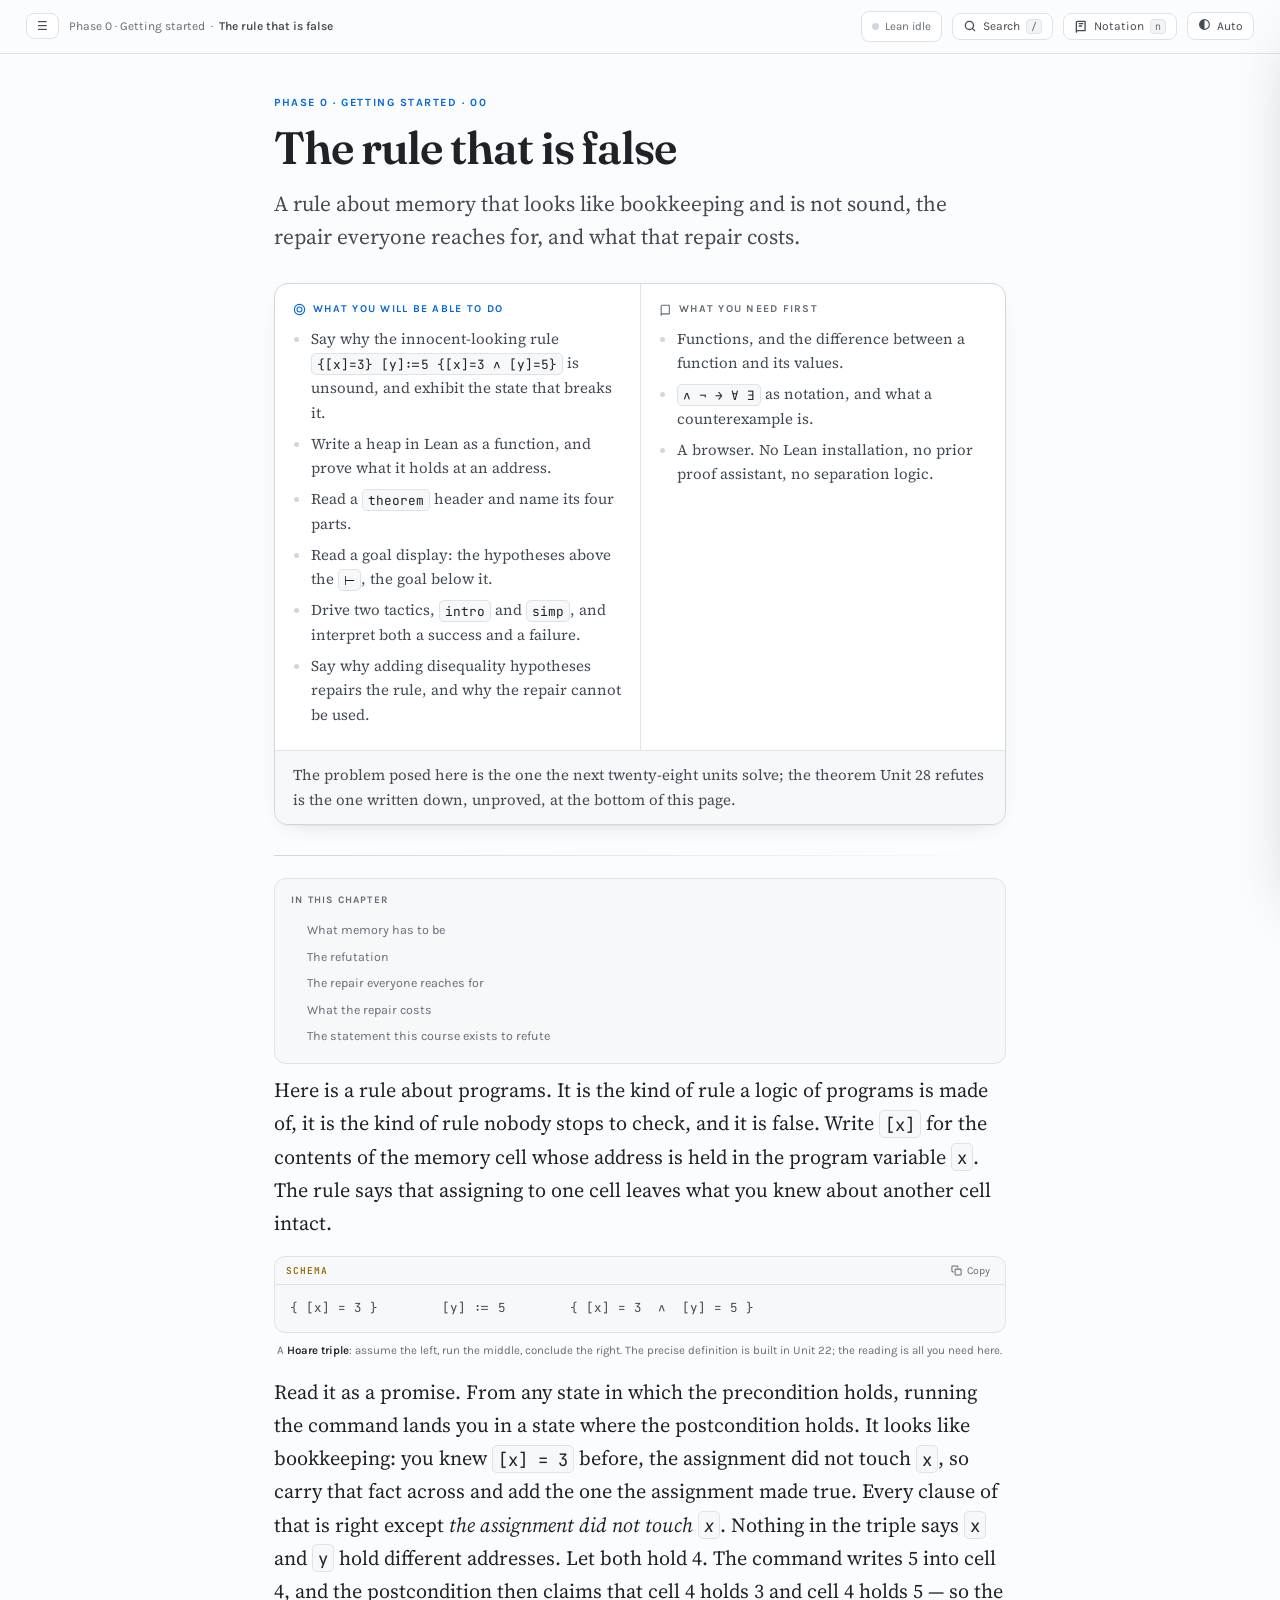
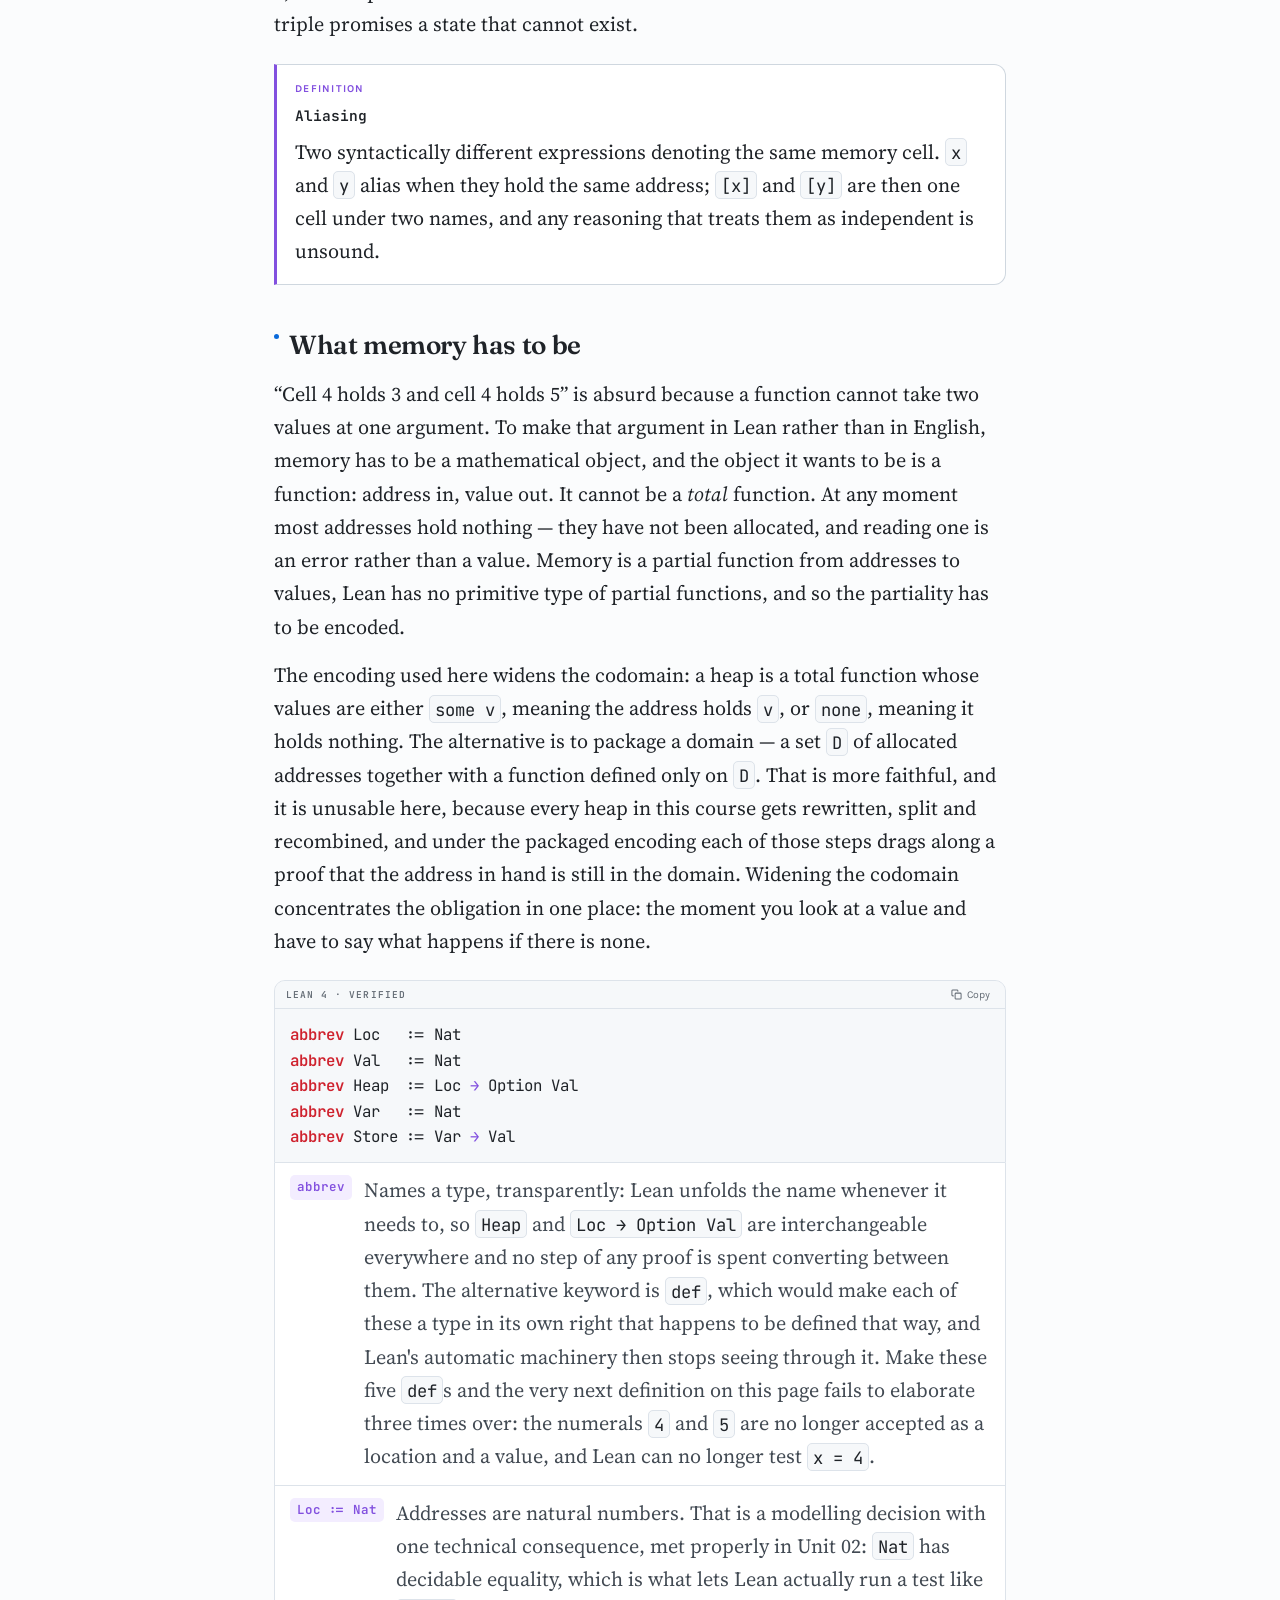
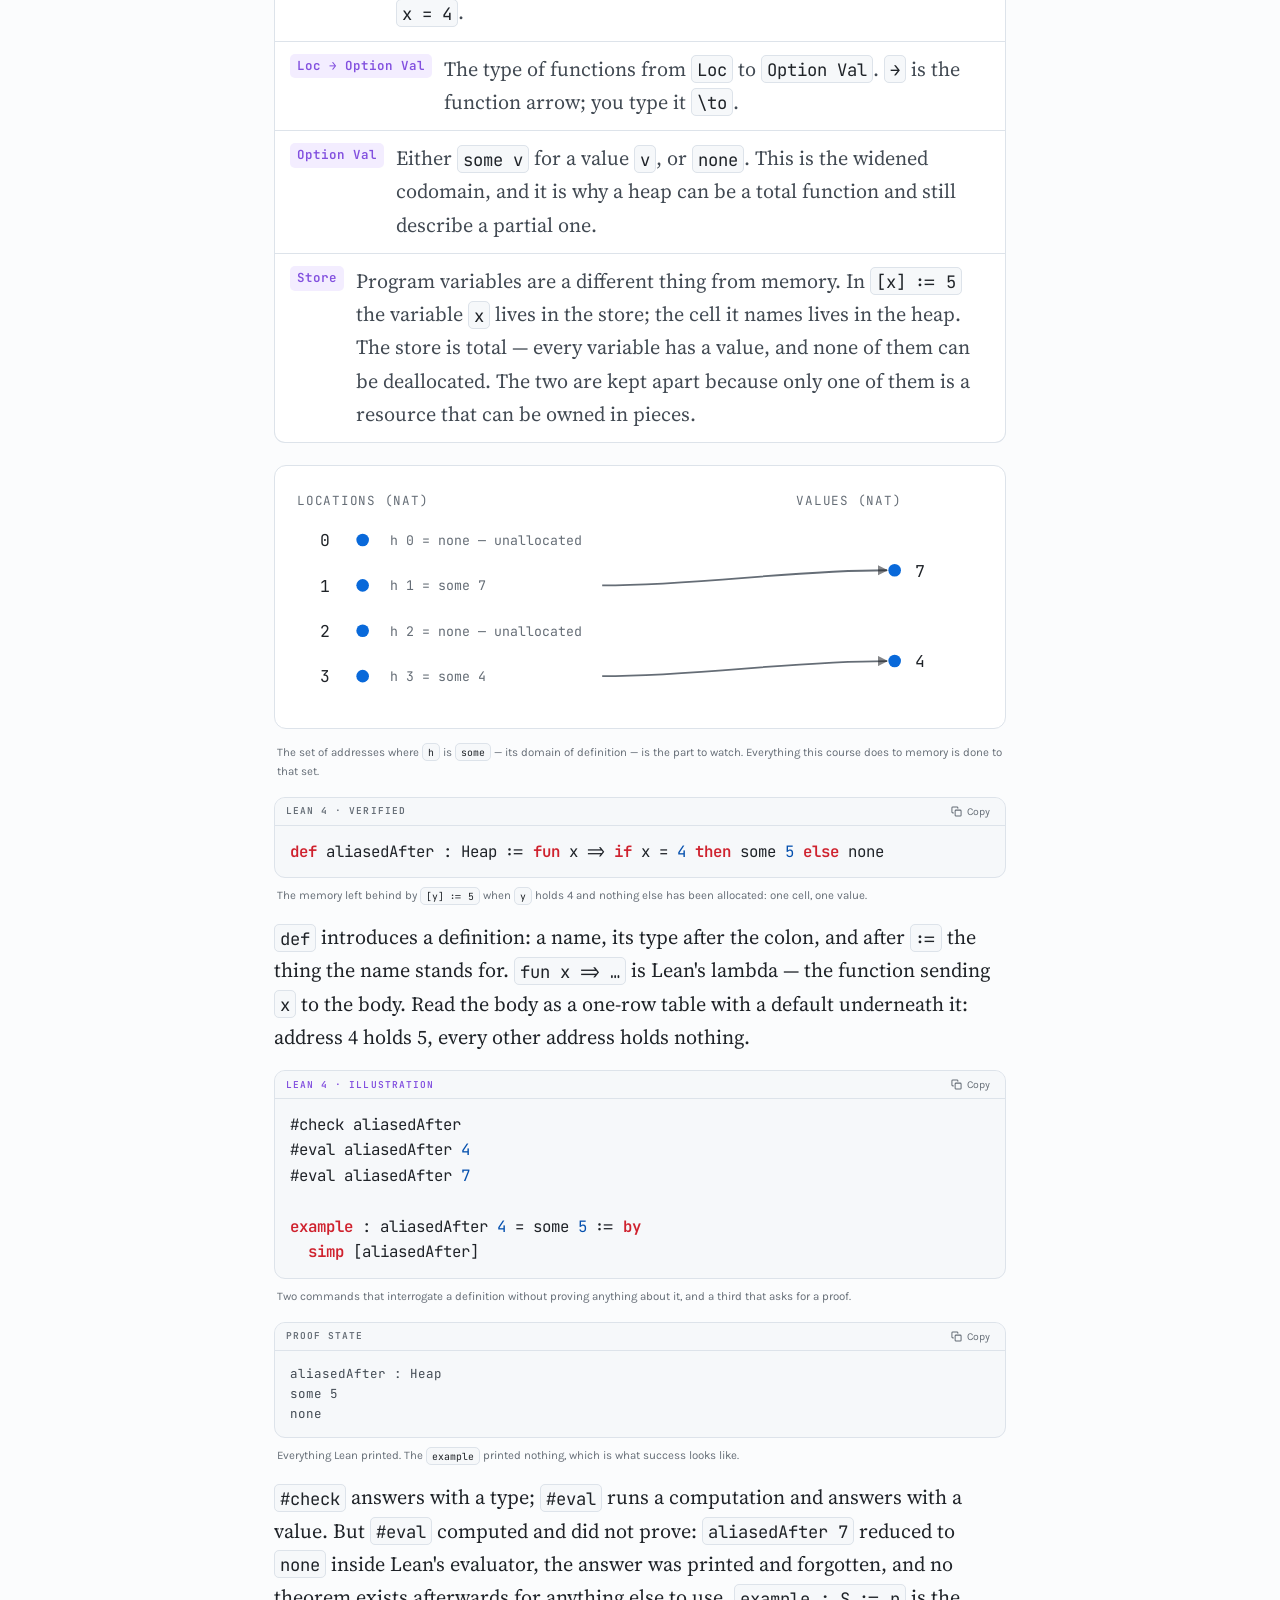
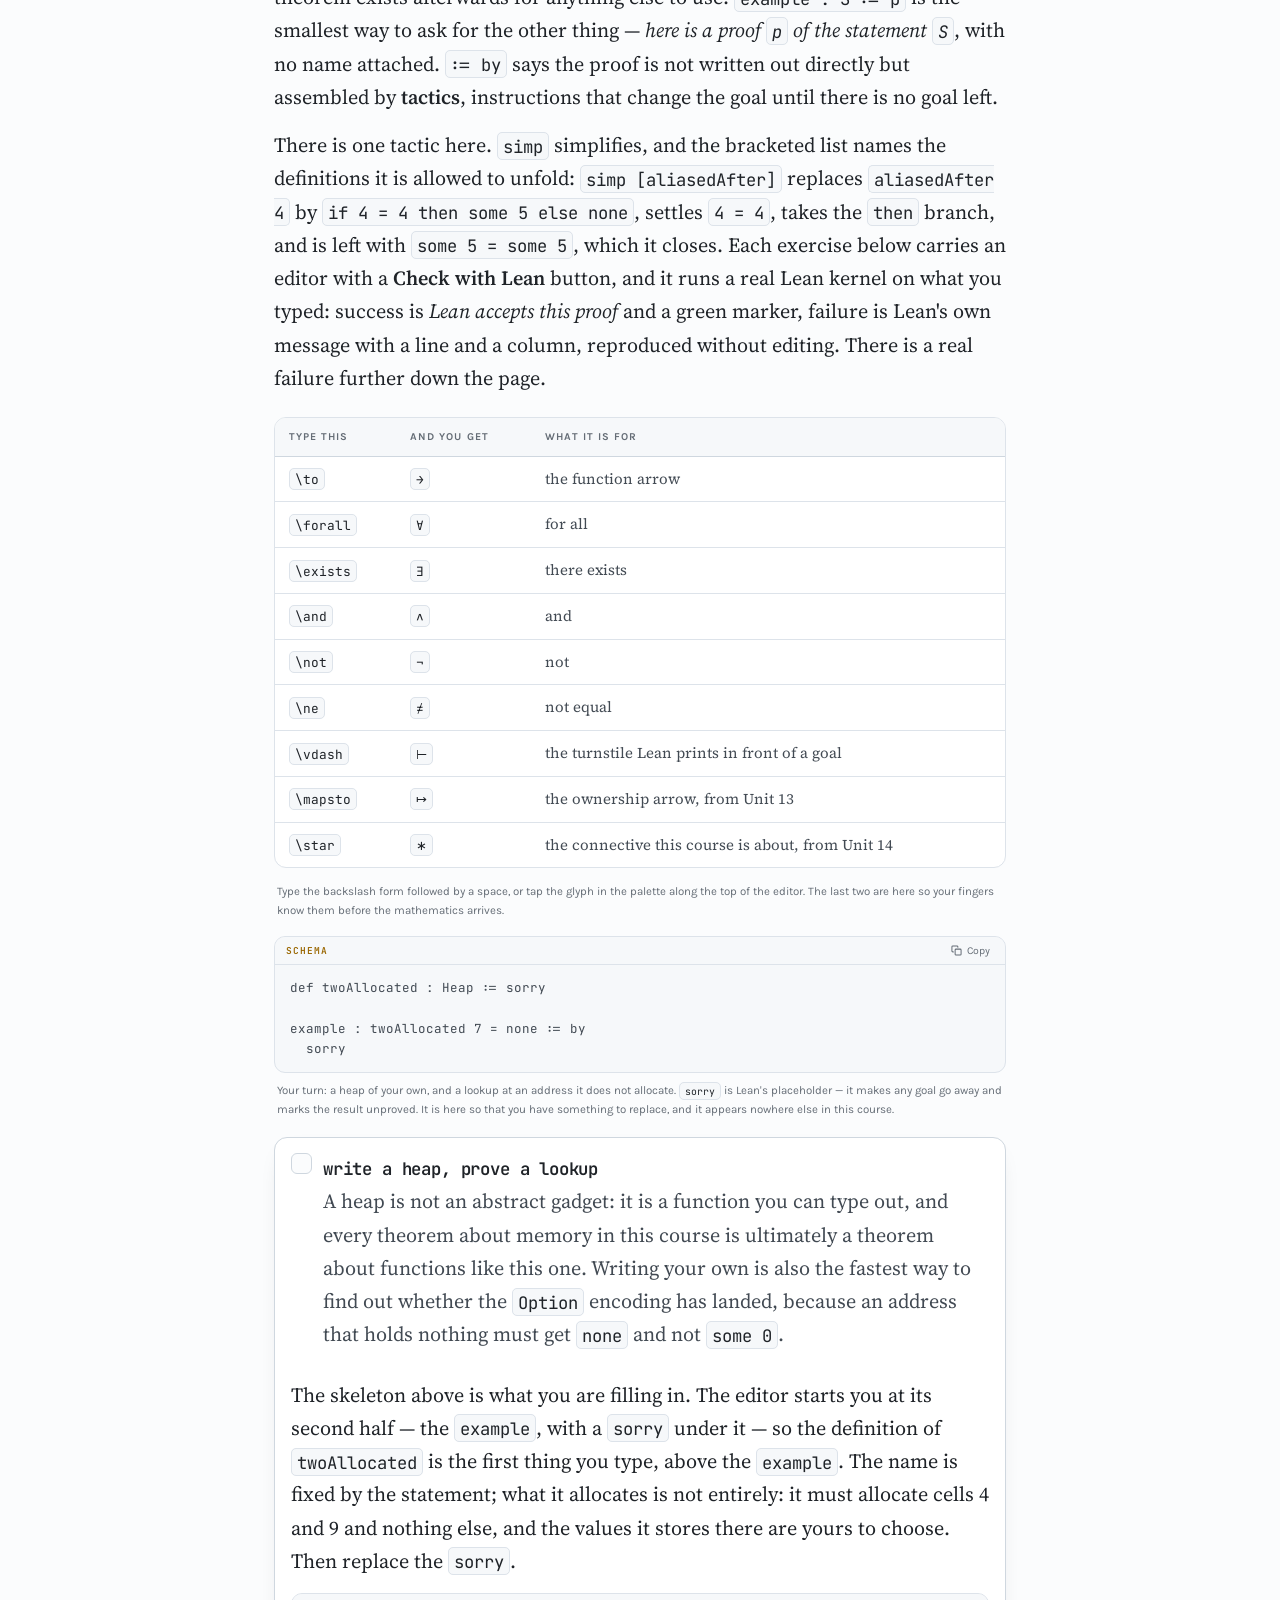
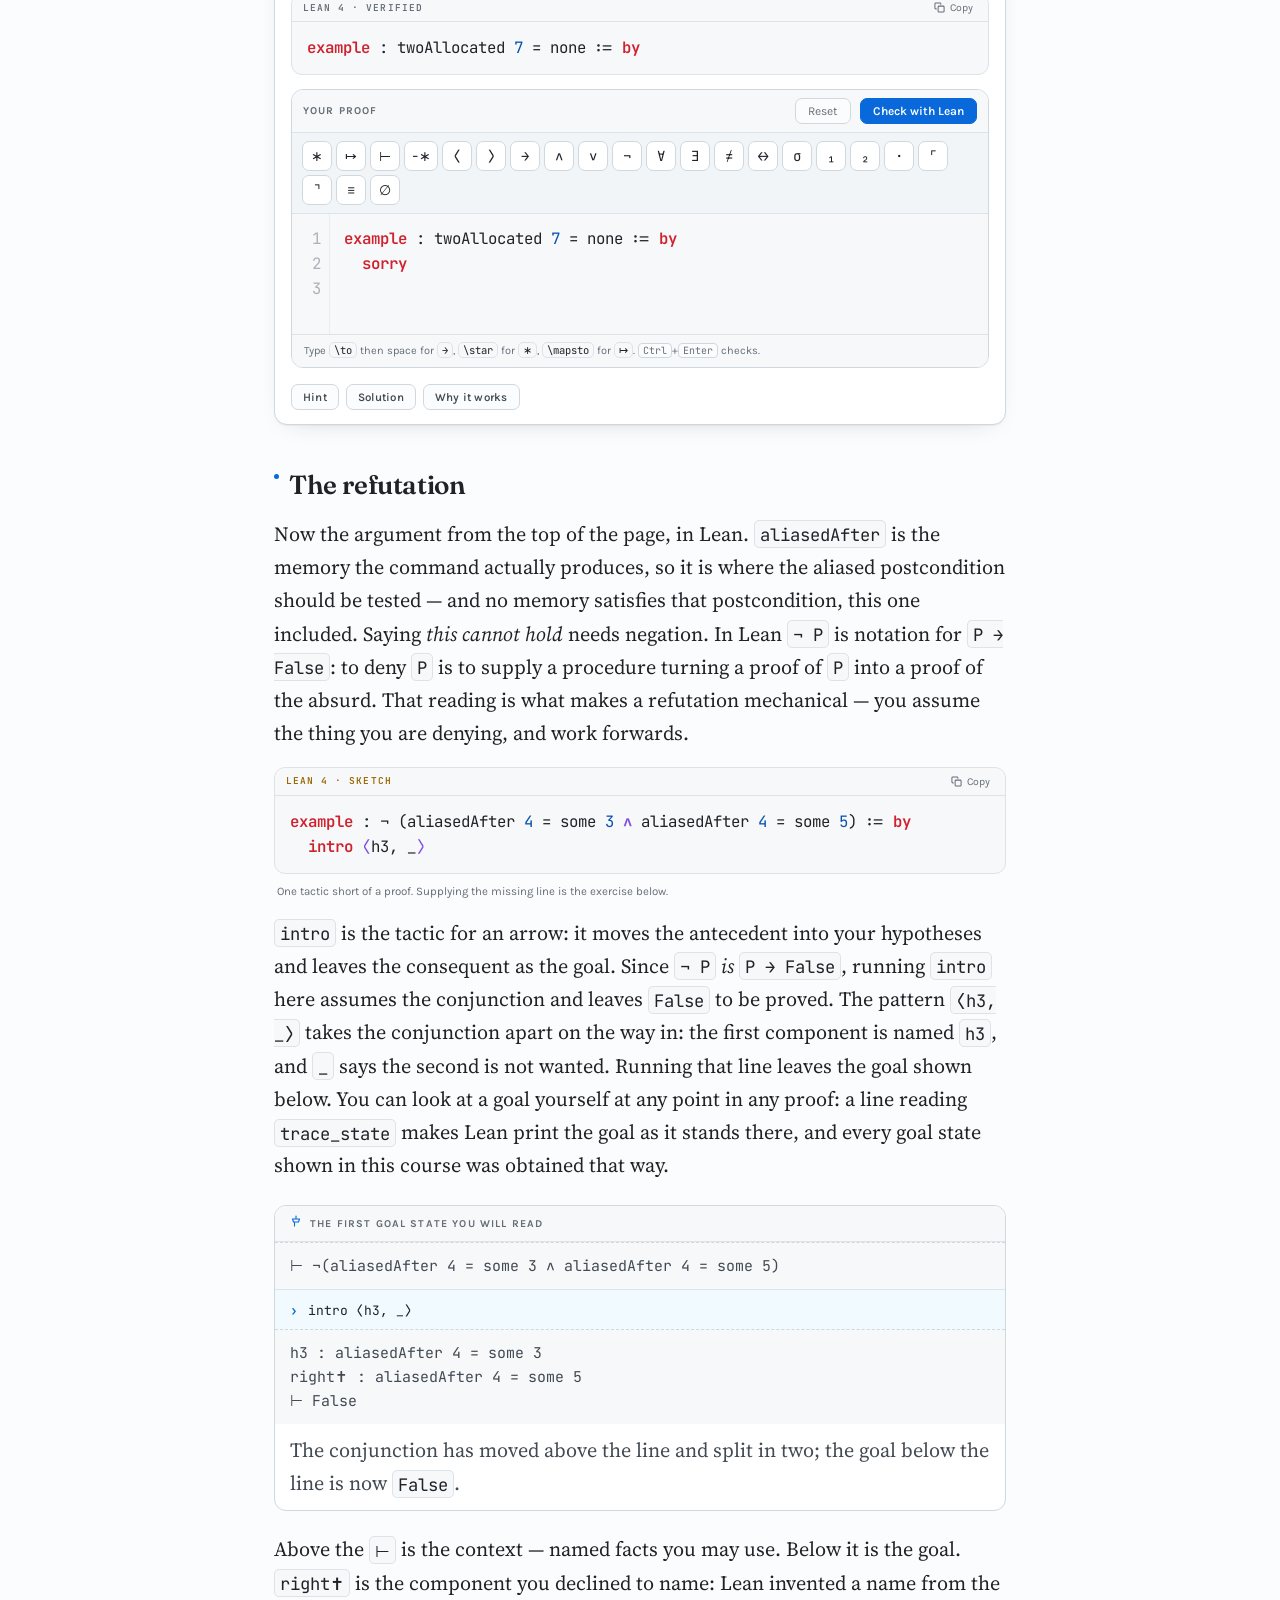
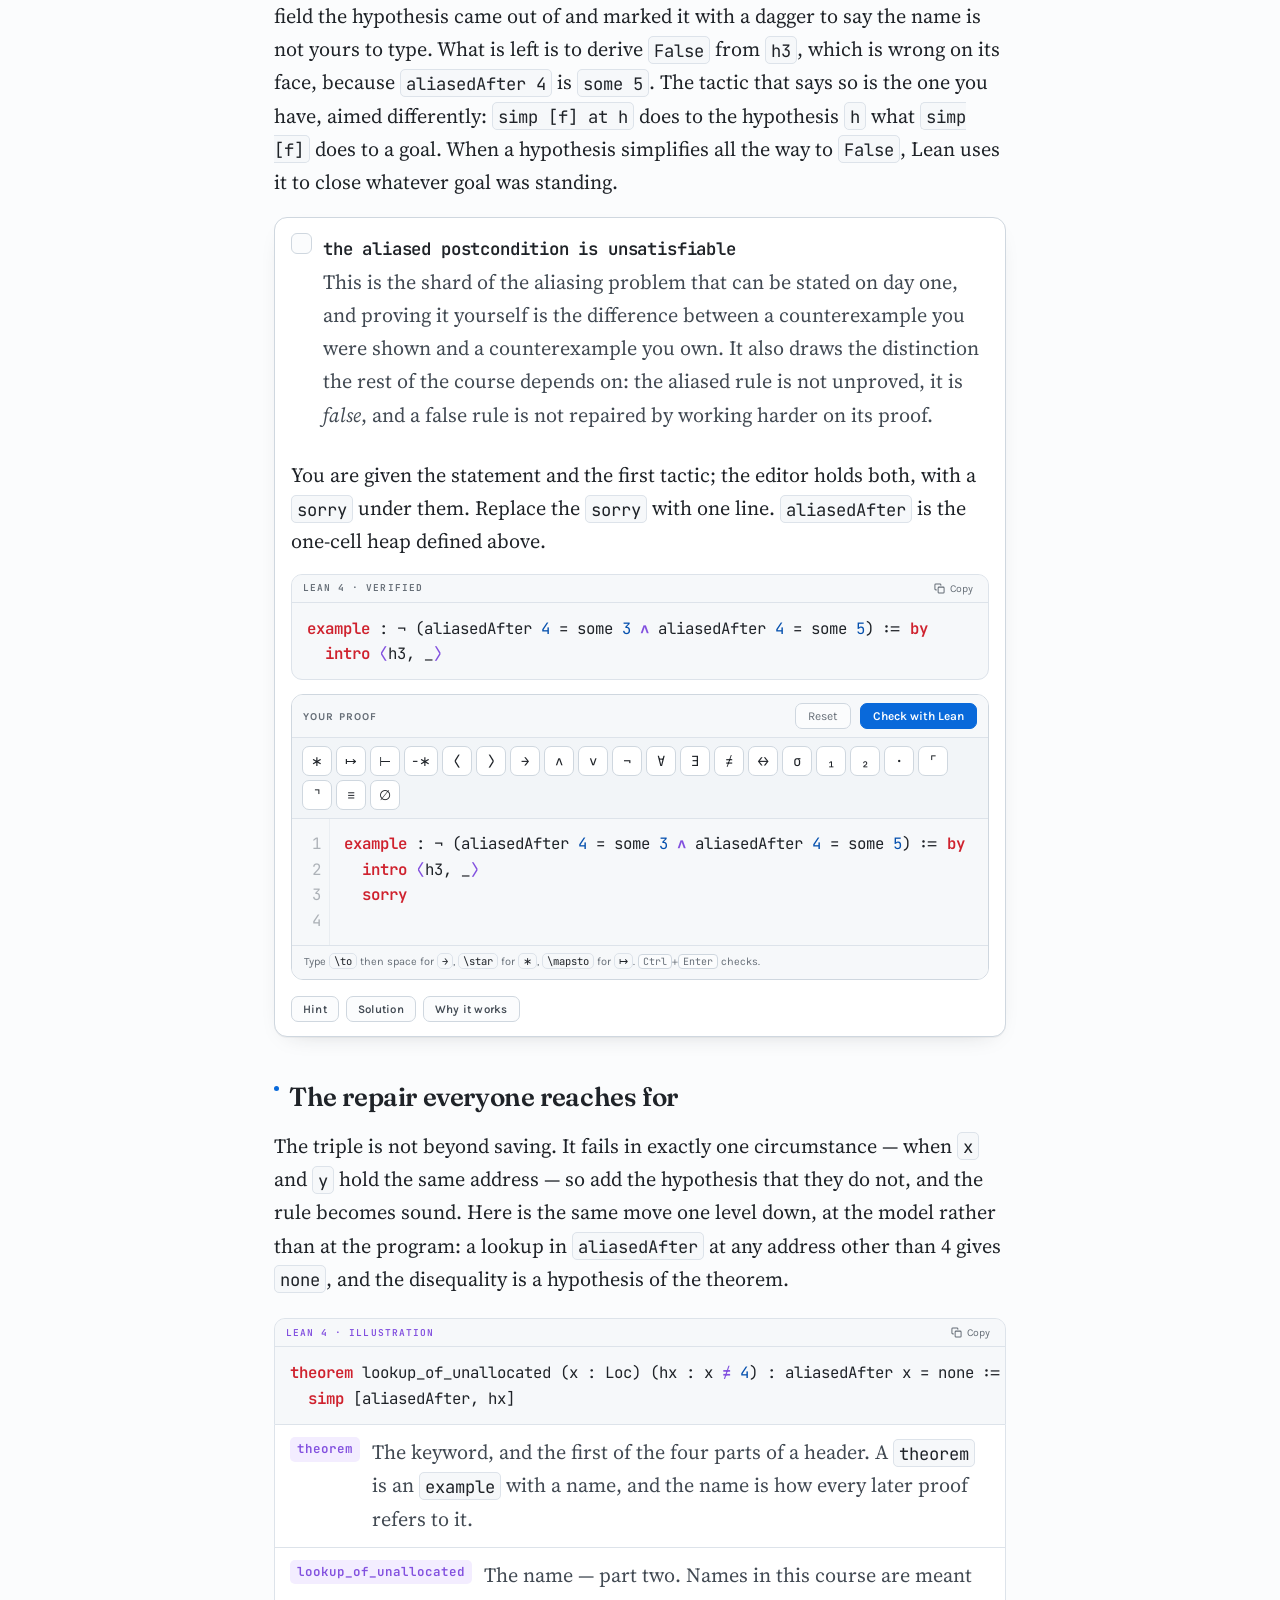
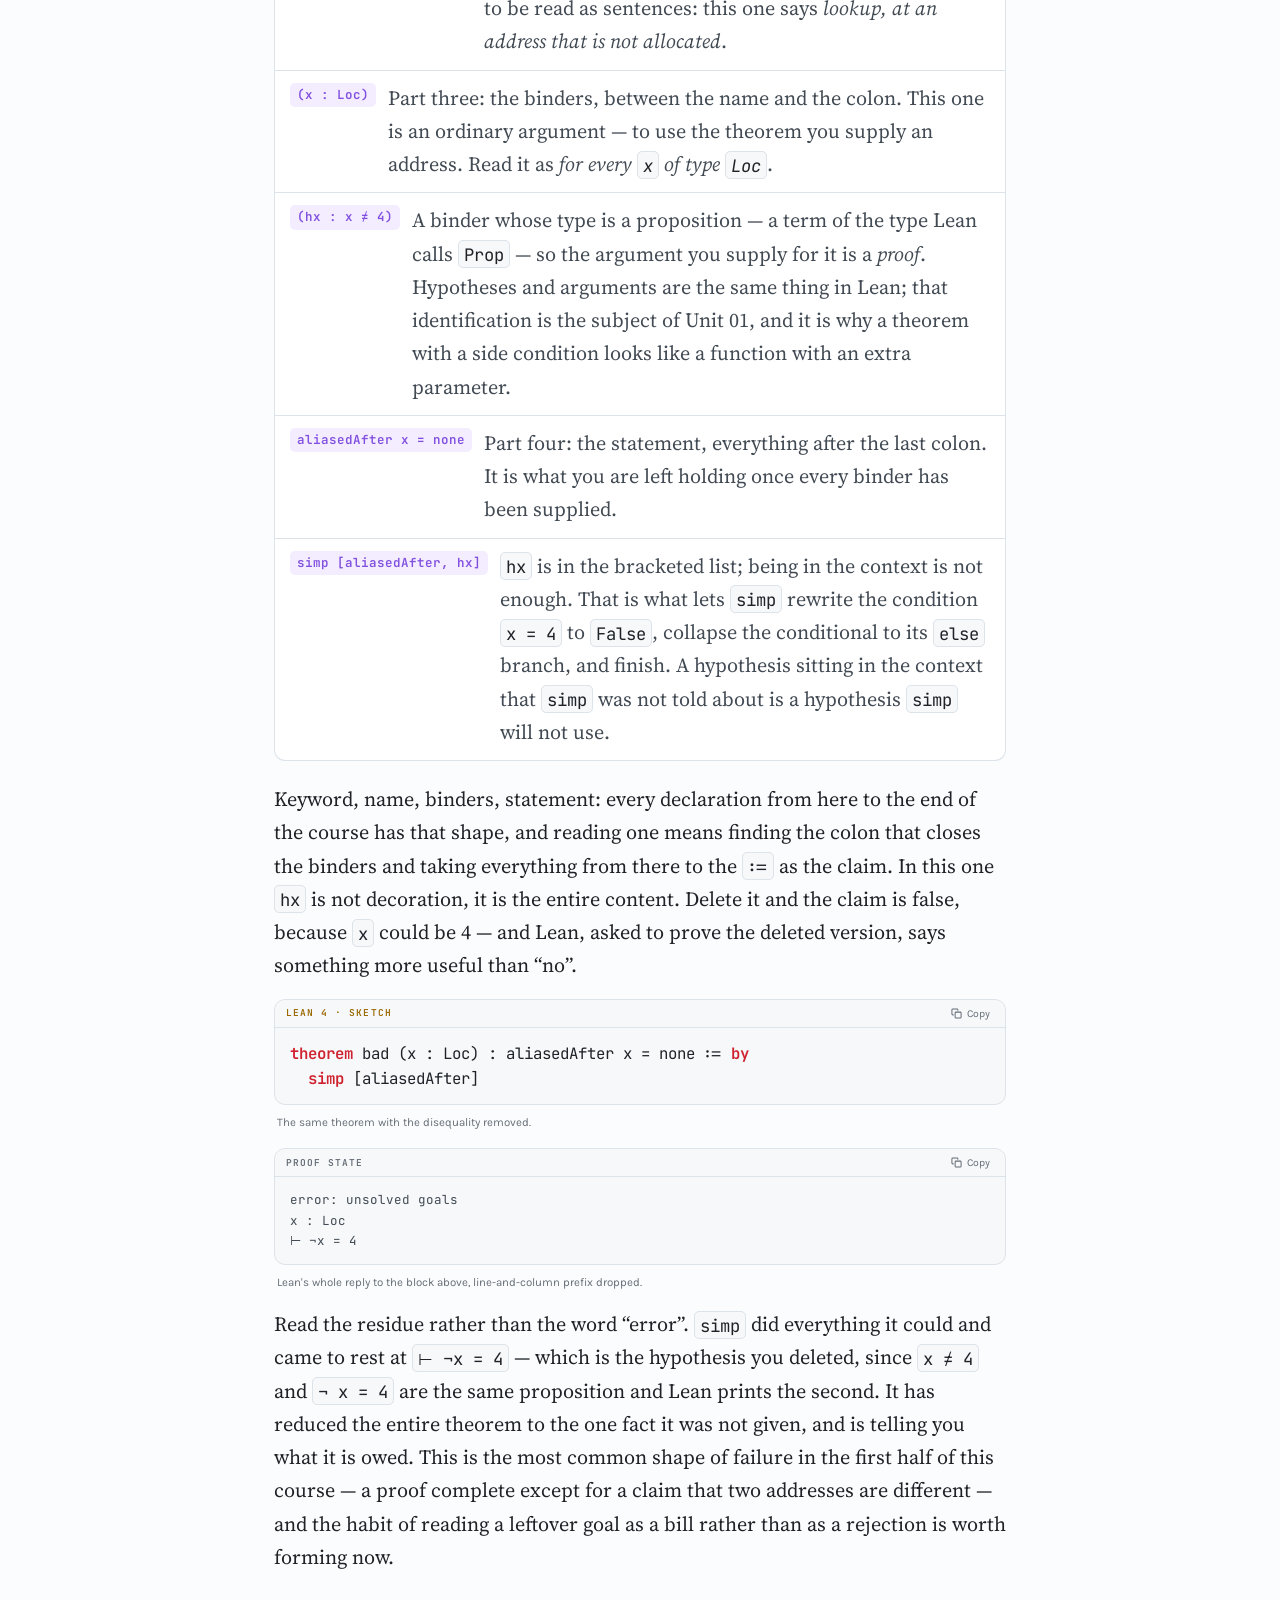
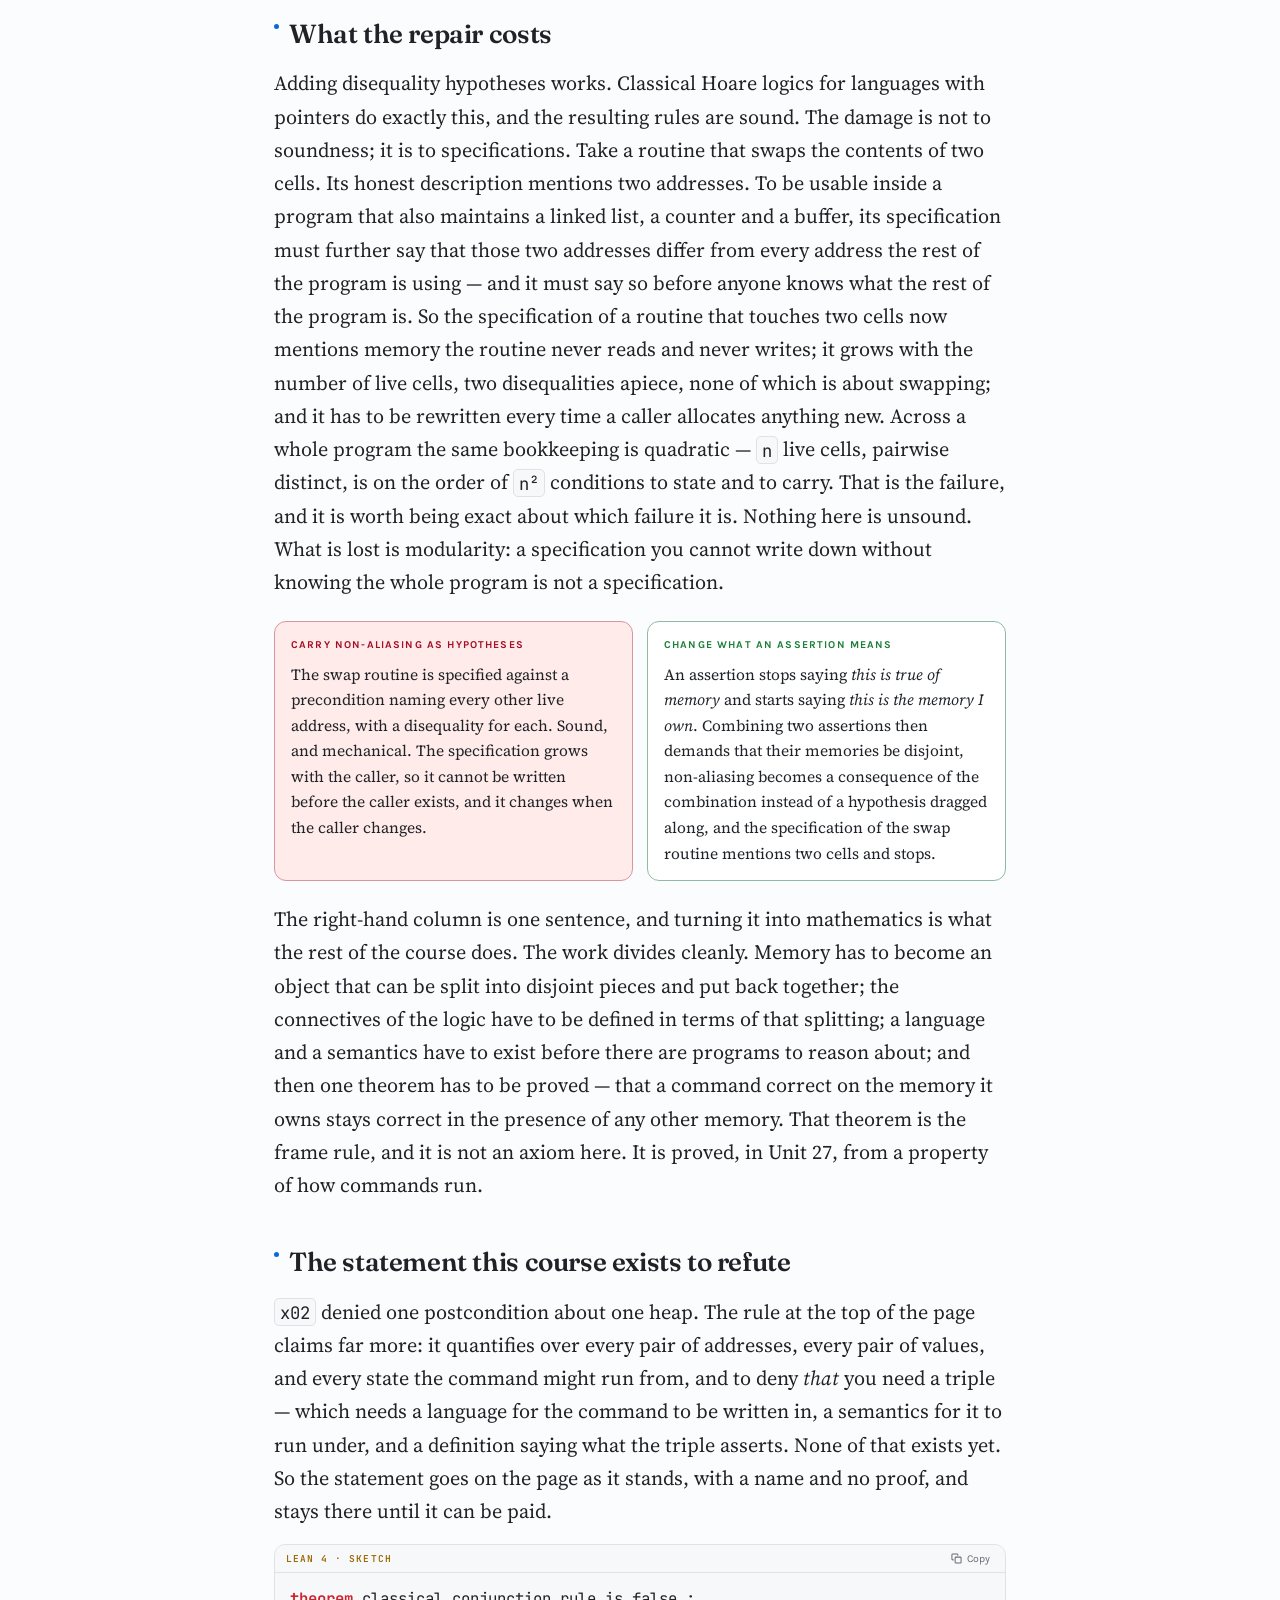
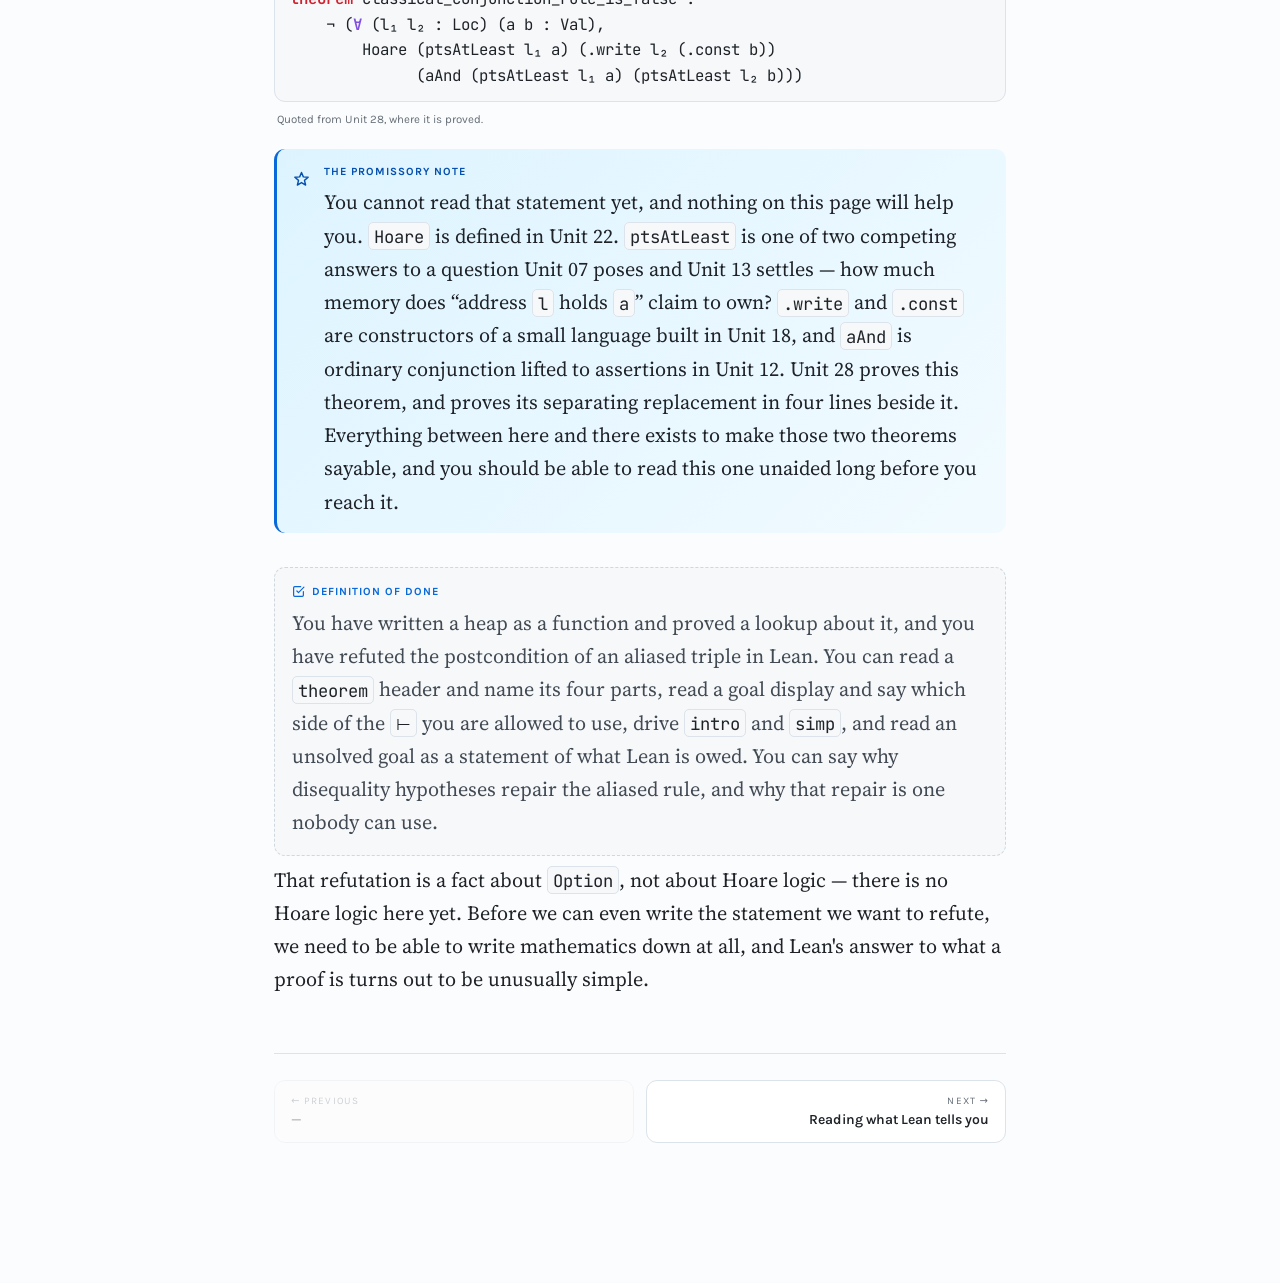
<file: site/index.html>
<!DOCTYPE html>
<html lang="en">
<head>
<meta charset="utf-8">
<meta name="viewport" content="width=device-width, initial-scale=1">
<title>Separation Logic in Lean — a mathematician's workbook</title>
<link rel="preconnect" href="https://fonts.googleapis.com">
<link rel="preconnect" href="https://fonts.gstatic.com" crossorigin>
<link href="https://fonts.googleapis.com/css2?family=Fraunces:opsz,wght@9..144,500;9..144,600;9..144,700&family=Source+Serif+4:ital,opsz,wght@0,8..60,400;0,8..60,600;1,8..60,400&family=Karla:wght@400;600;700&family=JetBrains+Mono:wght@400;600&display=swap" rel="stylesheet">
<link rel="stylesheet" href="assets/base.css">
<link rel="stylesheet" href="assets/blocks.css">
<link rel="stylesheet" href="assets/editor.css">
<link rel="stylesheet" href="assets/responsive.css">
<link rel="manifest" href="manifest.webmanifest">
<meta name="theme-color" content="#0969DA">
</head>
<body>

<div class="app">

  <div class="rail-scrim" id="railScrim"></div>

  <aside class="rail" id="rail">
    <button class="rail-close" id="railClose" aria-label="Close menu">×</button>
    <div class="brand">
      <div class="mark">∗</div>
      <div>
        <h1>Separation Logic<br>in Lean 4</h1>
        <p>A mathematician's workbook</p>
      </div>
    </div>

    <div class="prog">
      <div class="prog-top"><span>Exercises</span><b id="pct">0%</b></div>
      <div class="bar"><i id="pbar"></i></div>
      <div class="prog-top" style="margin-top:8px;text-transform:none;letter-spacing:0">
        <span id="pcount" style="font-family:var(--mono);font-size:11px">0 / 0</span>
        <button class="prog-reset" id="reset">reset</button>
      </div>
      <div id="storeNote" style="display:none;margin-top:8px;font-family:var(--sans);font-size:10px;color:var(--ink-3);line-height:1.4">
        Persistent storage unavailable here — progress lasts for this session only.
      </div>
    </div>

    <nav id="nav"></nav>

    <div class="offline" id="offlinePanel"></div>
  </aside>

  <main class="main">
    <div class="topbar">
      <button class="tb-btn railToggle" id="railToggle" aria-label="Menu">☰</button>
      <div class="crumb" id="crumb"></div>
      <span class="lean-pill idle" id="leanStatus" title="Lean runtime">Lean idle</span>
      <button class="tb-btn" id="find" title="Search" aria-label="Search">
        <svg width="14" height="14" viewBox="0 0 24 24" fill="none" stroke="currentColor" stroke-width="2.2" stroke-linecap="round"><circle cx="11" cy="11" r="7"/><path d="m20 20-4.3-4.3"/></svg>
        <span class="tb-label">Search</span> <kbd>/</kbd></button>
      <button class="tb-btn" id="notation" title="Notation" aria-label="Notation">
        <svg width="14" height="14" viewBox="0 0 24 24" fill="none" stroke="currentColor" stroke-width="2.2" stroke-linecap="round" stroke-linejoin="round"><path d="M4 19.5V6a2 2 0 0 1 2-2h13v16H6.5A2.5 2.5 0 0 0 4 22.5V19.5Z"/><path d="M9 8h6M9 12h4"/></svg>
        <span class="tb-label">Notation</span> <kbd>n</kbd></button>
      <button class="tb-btn" id="theme" title="Theme" aria-label="Theme"><span id="themeIcon"></span><span class="tb-label" id="themeLabel">Auto</span></button>
      <div class="readbar"><i id="read"></i></div>
    </div>
    <div class="wrap" id="content"></div>
  </main>
</div>

<div class="scrim" id="scrim"></div>
<div class="finder" id="finder">
  <input id="q" placeholder="Search milestones, exercises, definitions…" autocomplete="off" spellcheck="false">
  <div class="hits" id="hits"></div>
</div>

<div class="drawer" id="drawer">
  <button class="dr-close" id="drClose" aria-label="Close">×</button>
  <h4>Notation</h4>
  <table>
    <tr><td>h l = some v</td><td>location <code>l</code> is allocated in <code>h</code> and holds <code>v</code></td></tr>
    <tr><td>h l = none</td><td>location <code>l</code> is not in <code>h</code></td></tr>
    <tr><td>emp</td><td>I own nothing</td></tr>
    <tr><td>l ↦ v</td><td>I own <b>exactly</b> the cell <code>l</code>, holding <code>v</code></td></tr>
    <tr><td>P ∗ Q</td><td>the heap splits into disjoint parts satisfying <code>P</code> and <code>Q</code></td></tr>
    <tr><td>P -∗ Q</td><td>give me a disjoint <code>P</code>-heap and the union satisfies <code>Q</code></td></tr>
    <tr><td>P ⊢ Q</td><td>every state satisfying <code>P</code> satisfies <code>Q</code></td></tr>
    <tr><td>P ⊣⊢ Q</td><td><code>P ⊢ Q</code> and <code>Q ⊢ P</code></td></tr>
    <tr><td>fact φ</td><td><code>φ</code> holds; says nothing about the heap &nbsp;(pairs with <code>∧</code>)</td></tr>
    <tr><td>pure φ</td><td><code>φ</code> holds <i>and</i> I own nothing &nbsp;(pairs with <code>∗</code>)</td></tr>
    <tr><td>⌜φ⌝</td><td>textbook notation for <code>pure φ</code></td></tr>
    <tr><td>Heap.disjoint h₁ h₂</td><td><code>∀ l, h₁ l = none ∨ h₂ l = none</code></td></tr>
    <tr><td>Heap.union h₁ h₂</td><td>left-biased union; total, but only used with a disjointness proof</td></tr>
    <tr><td>Hoare P c Q</td><td>from every <code>P</code>-state, <code>c</code> terminates safely in a <code>Q</code>-state</td></tr>
    <tr><td>PartialHoare P c Q</td><td><i>if</i> <code>c</code> terminates, it lands in <code>Q</code></td></tr>
    <tr><td>wp c Q</td><td>weakest precondition: states from which <code>c</code> safely reaches <code>Q</code></td></tr>
    <tr><td>HeapLocal c</td><td><code>c</code> ignores and preserves disjoint memory</td></tr>
    <tr><td>Preserves c R</td><td><code>c</code> cannot invalidate <code>R</code> by changing the store</td></tr>
  </table>

  <h4 style="margin-top:26px">Keyboard</h4>
  <table>
    <tr><td>/ &nbsp;or&nbsp; ⌘K</td><td>search everything</td></tr>
    <tr><td>→ &nbsp;/&nbsp; j</td><td>next milestone</td></tr>
    <tr><td>← &nbsp;/&nbsp; k</td><td>previous milestone</td></tr>
    <tr><td>e</td><td>expand every panel on the page</td></tr>
    <tr><td>n</td><td>notation drawer</td></tr>
    <tr><td>t</td><td>cycle theme: auto → light → dark</td></tr>
    <tr><td>Esc</td><td>close</td></tr>
  </table>

  <h4 style="margin-top:26px">About these solutions</h4>
  <p style="font-size:14px;color:var(--ink-2);margin:0">
    Every Lean proof in this workbook is machine-checked. The full corpus of milestones
    M0–M13 — 127 theorems — compiles as a single self-contained file under
    <b>Lean 4.32.2</b> with no <code>import</code>s, no Mathlib, and zero <code>sorry</code>s.
    Where a statement in the original syllabus was unprovable as written, the corrected
    statement is given and the reason is explained in the surrounding text.
  </p>
</div>

<!-- ======================================================================
     Content. One file per chapter; each calls registerChapter().
     Order here is the order in the sidebar. Plain <script> tags (not
     modules) so the site also works when opened directly from disk.
     ====================================================================== -->
<script src="assets/lean-runtime.js"></script>
<script src="assets/app.js"></script>
<script src="assets/editor.js"></script>
<script src="content/00-aliasing.js"></script>
<script src="content/01-goalstate.js"></script>
<script src="content/02-terms.js"></script>
<script src="content/03-compute.js"></script>
<script src="content/04-funext.js"></script>
<script src="content/05-update.js"></script>
<script src="content/06-errors.js"></script>
<script src="content/07-heap.js"></script>
<script src="content/08-heap-laws.js"></script>
<script src="content/09-footprint.js"></script>
<script src="content/10-disjoint.js"></script>
<script src="content/11-union.js"></script>
<script src="content/12-pcm.js"></script>
<script src="content/13-splits.js"></script>
<script src="content/14-assertions.js"></script>
<script src="content/15-pointsto.js"></script>
<script src="content/16-star.js"></script>
<script src="content/17-star-algebra.js"></script>
<script src="content/18-star-assoc.js"></script>
<script src="content/19-pure.js"></script>
<script src="content/20-compare.js"></script>
<script src="content/21-language.js"></script>
<script src="content/22-exec.js"></script>
<script src="content/23-induction.js"></script>
<script src="content/24-interpreter.js"></script>
<script src="content/25-hoare.js"></script>
<script src="content/26-small-footprint.js"></script>
<script src="content/27-locality.js"></script>
<script src="content/28-local-heap.js"></script>
<script src="content/29-local-compose.js"></script>
<script src="content/30-frame.js"></script>
<script src="content/31-aliasing-closed.js"></script>
<script src="content/32-symbolic.js"></script>
<script src="content/33-swap.js"></script>
<script src="content/34-wp.js"></script>
<script src="content/35-listrep.js"></script>
<script src="content/36-lseg.js"></script>
<script src="content/37-wand.js"></script>
<script src="content/38-partial.js"></script>
<script src="content/39-invariant.js"></script>
<script src="content/40-variant.js"></script>
<script src="content/41-beyond.js"></script>
<script src="content/42-tactics.js"></script>
<script src="content/43-ref.js"></script>
<script>window.__boot && window.__boot();</script>
<script src="assets/offline.js"></script>
</body>
</html>
</file>
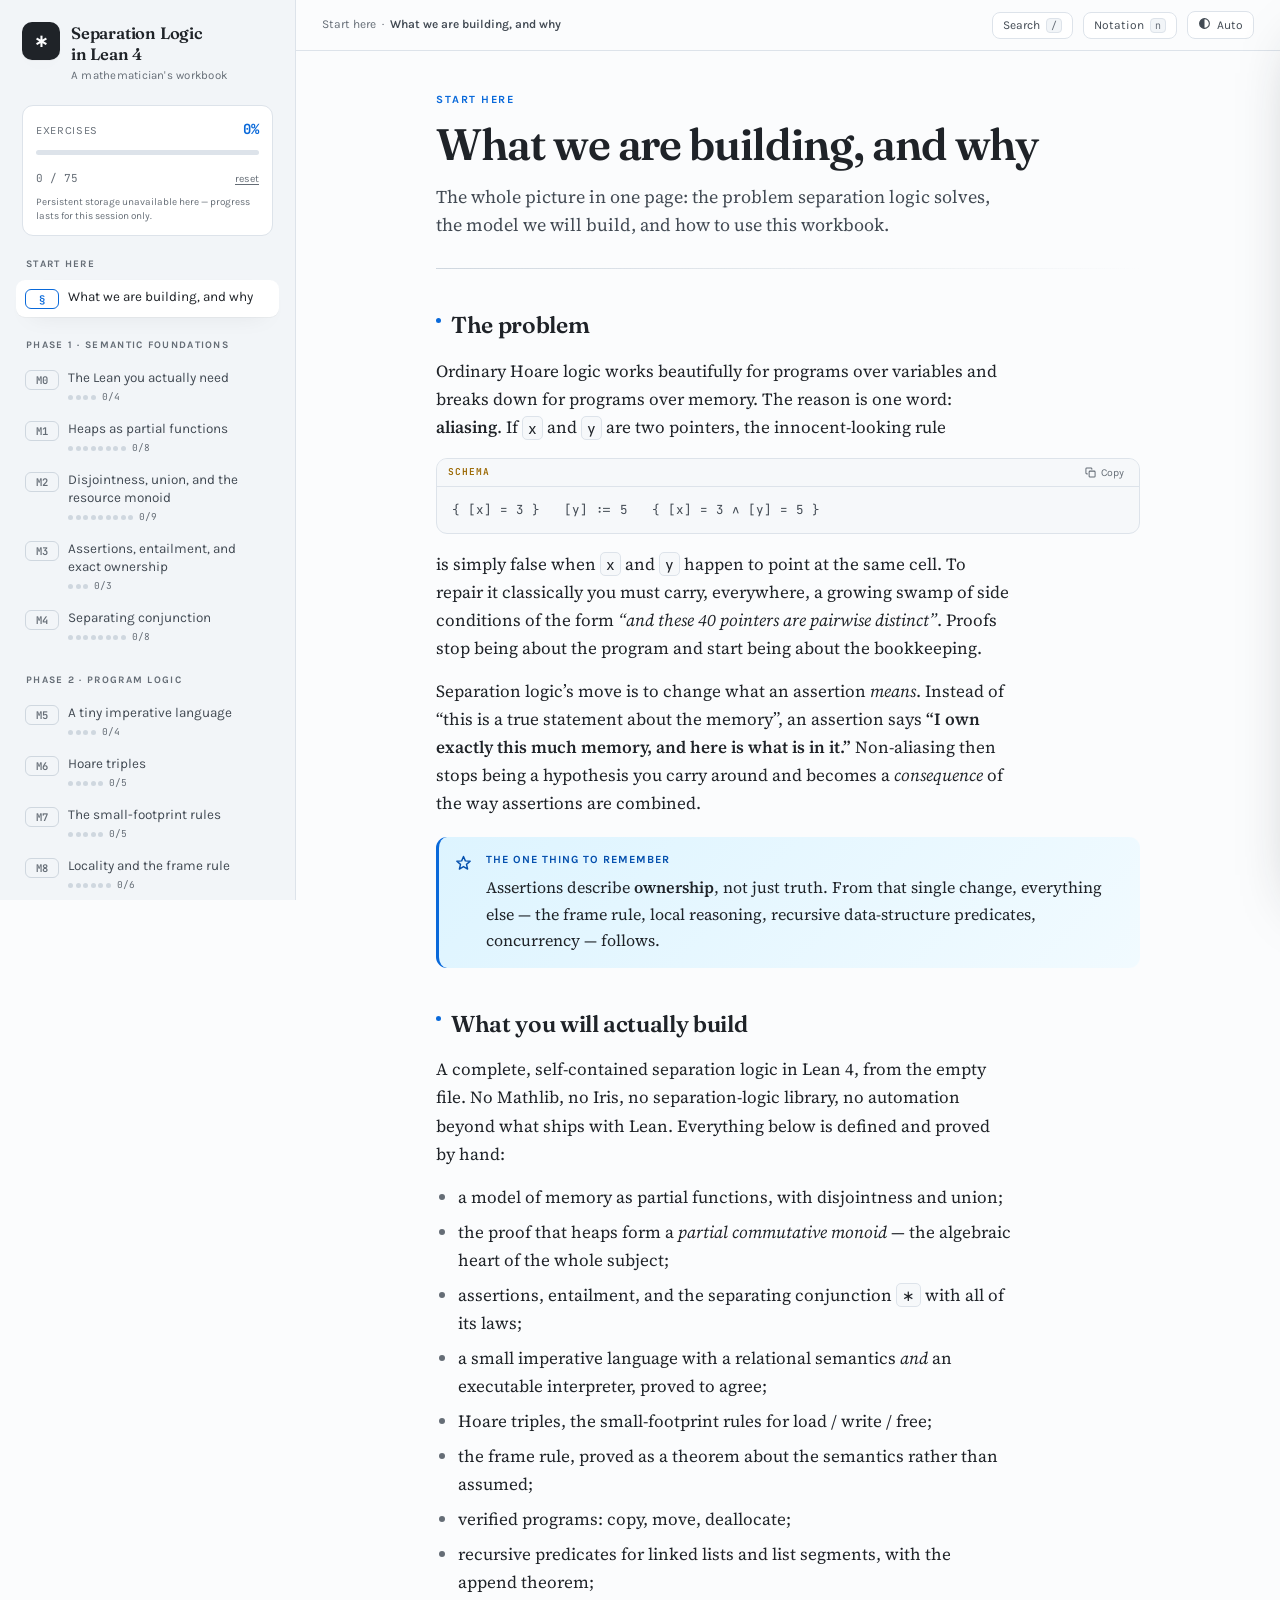
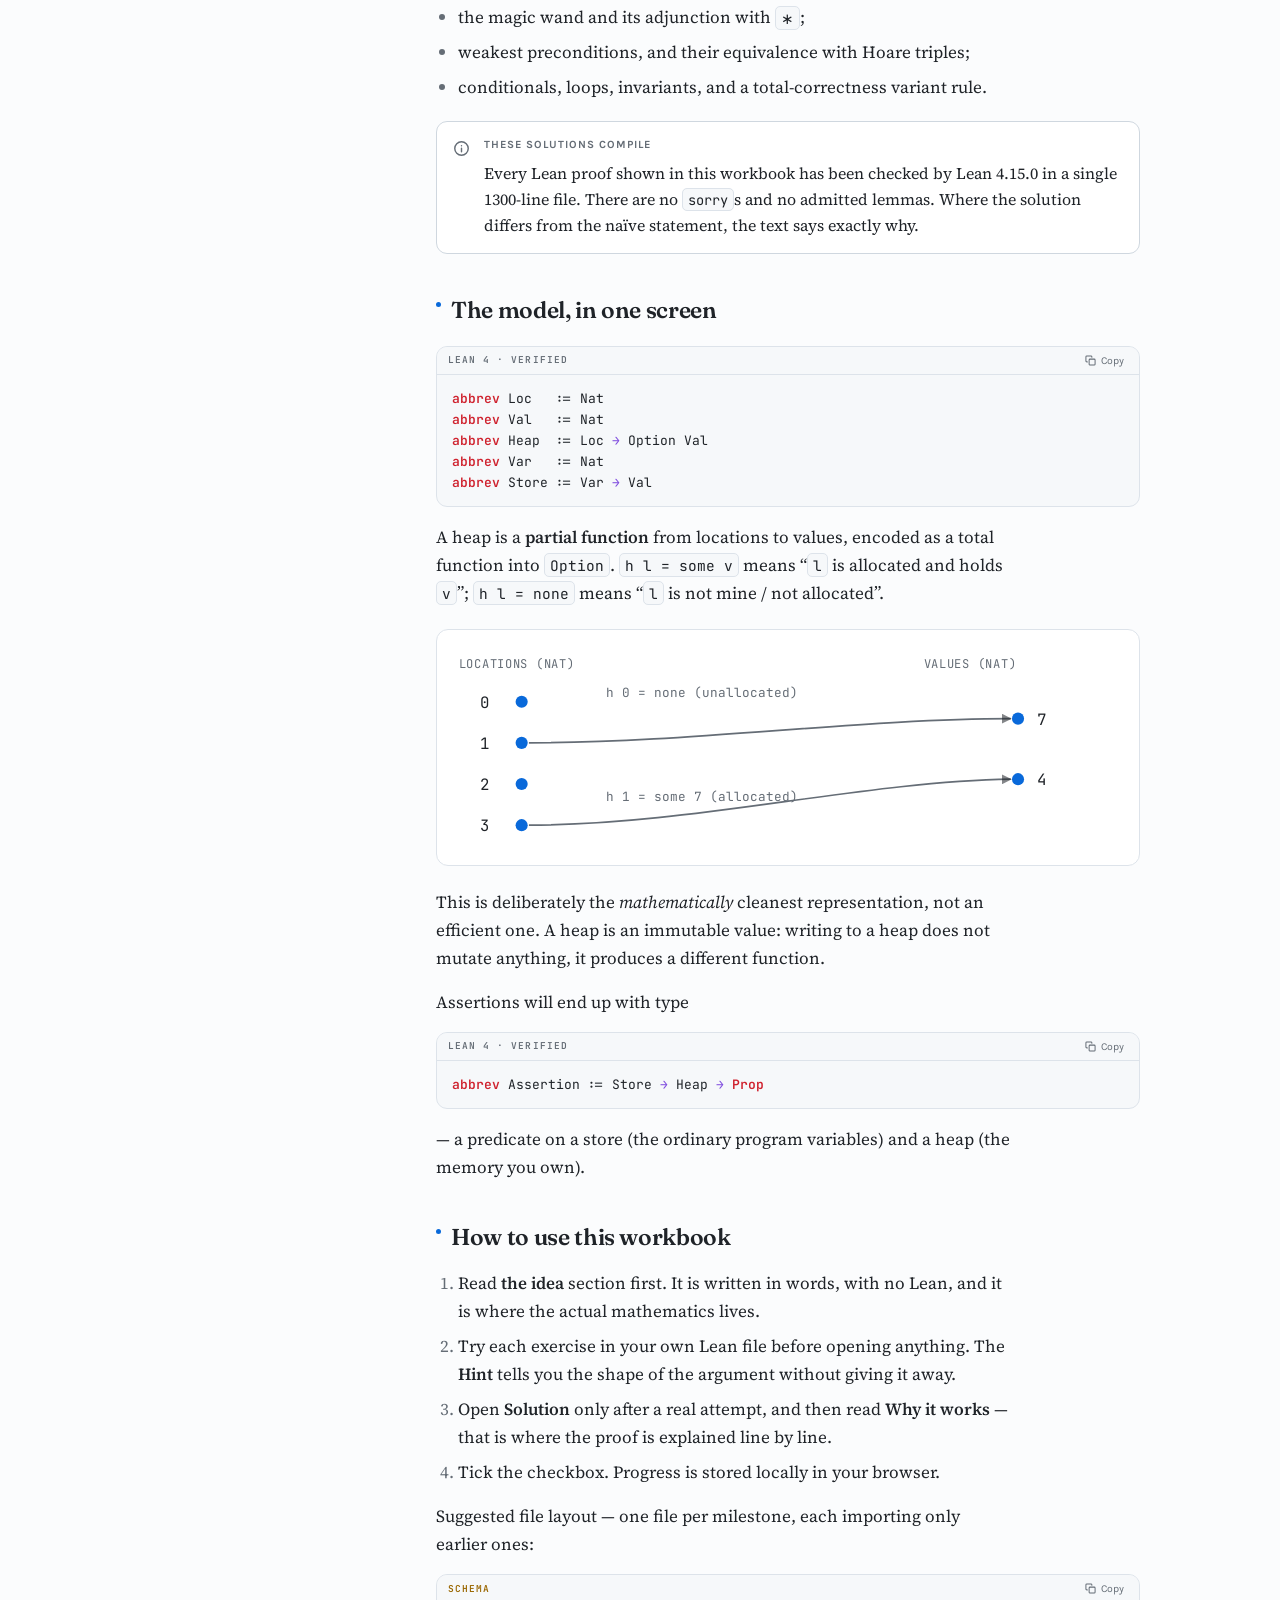
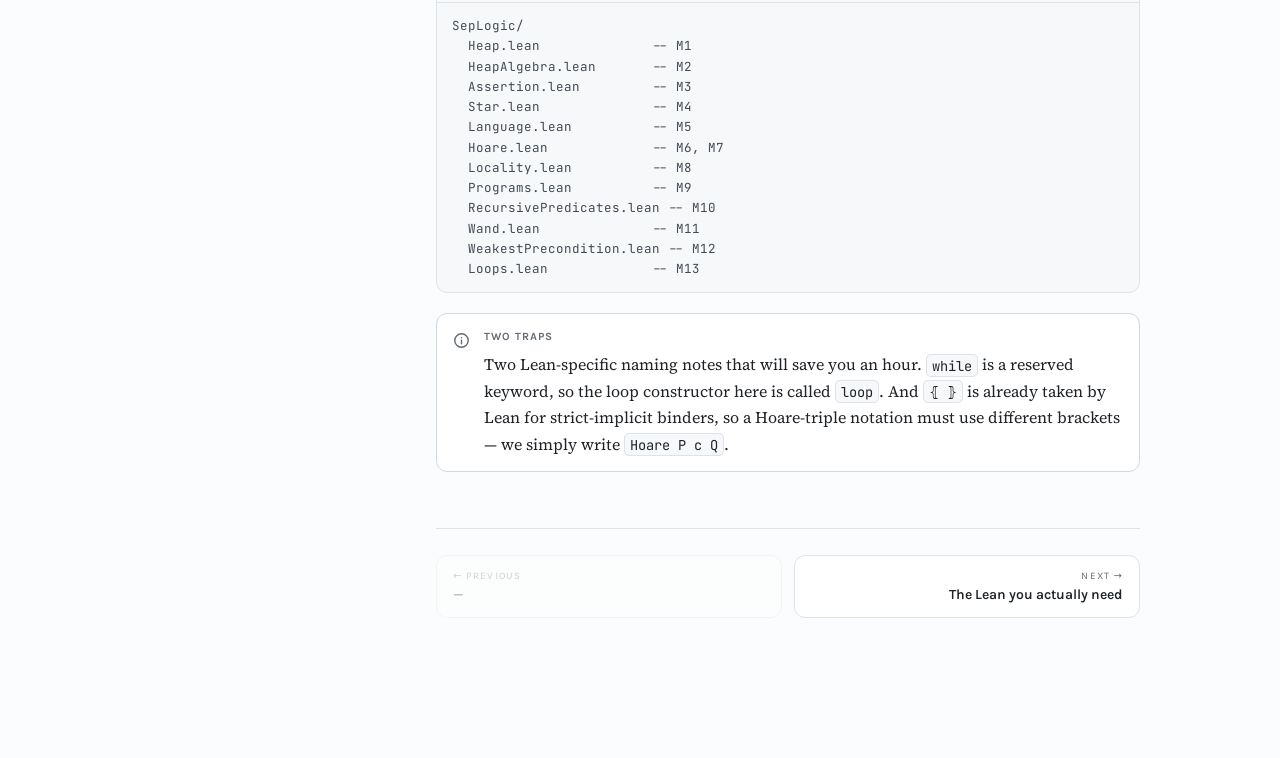
<file: Separation Logic.html>
<!DOCTYPE html>
<html lang="en">
<head>
<meta charset="utf-8">
<meta name="viewport" content="width=device-width, initial-scale=1">
<title>Separation Logic in Lean — a mathematician's workbook</title>
<link rel="preconnect" href="https://fonts.googleapis.com">
<link rel="preconnect" href="https://fonts.gstatic.com" crossorigin>
<link href="https://fonts.googleapis.com/css2?family=Fraunces:opsz,wght@9..144,500;9..144,600;9..144,700&family=Source+Serif+4:ital,opsz,wght@0,8..60,400;0,8..60,600;1,8..60,400&family=Karla:wght@400;600;700&family=JetBrains+Mono:wght@400;600&display=swap" rel="stylesheet">
<style>
/* ============ palette · light (GitHub-light inspired) ============ */
:root{
  --paper:#FBFCFD; --paper-2:#F2F5F8; --card:#FFFFFF; --card-2:#F6F8FA;
  --ink:#1F2328; --ink-2:#424A53; --ink-3:#656D76;
  --line:#DDE3EA; --line-2:#CFD7DF;
  --accent:#0969DA; --accent-soft:#DDF4FF; --accent-ink:#0550AE;
  --rust:#CF222E; --rust-soft:#FFEBE9; --rust-ink:#A40E26;
  --gold:#9A6700; --gold-soft:#FFF8C5;
  --violet:#8250DF; --violet-soft:#F3EDFF;
  --green:#1A7F37;
  --code-bg:#F6F8FA; --code-ink:#1F2328;
  --tk-kw:#CF222E; --tk-op:#8250DF; --tk-cm:#656D76; --tk-num:#0550AE;
  --sel:#0969DA22;
  --on-accent:#FFFFFF;
  --shadow:0 1px 0 rgba(31,35,40,.04), 0 8px 24px -16px rgba(31,35,40,.28);
  --shadow-lg:0 24px 60px -28px rgba(31,35,40,.40);
  --display:"Fraunces",Georgia,"Times New Roman",serif;
  --serif:"Source Serif 4",Georgia,"Iowan Old Style",serif;
  --sans:"Karla",-apple-system,BlinkMacSystemFont,"Segoe UI",system-ui,sans-serif;
  --mono:"JetBrains Mono","SF Mono",Menlo,Consolas,monospace;
}
/* ============ palette · dark (GitHub-dark) ============ */
:root[data-theme="dark"]{
  --paper:#0D1117; --paper-2:#010409; --card:#161B22; --card-2:#1C2128;
  --ink:#E6EDF3; --ink-2:#C3CDD9; --ink-3:#8B949E;
  --line:#21262D; --line-2:#30363D;
  --accent:#58A6FF; --accent-soft:#132741; --accent-ink:#79C0FF;
  --rust:#F85149; --rust-soft:#2C1618; --rust-ink:#FF7B72;
  --gold:#D29922; --gold-soft:#2C2413;
  --violet:#D2A8FF; --violet-soft:#241C33;
  --green:#3FB950;
  --code-bg:#161B22; --code-ink:#E6EDF3;
  --tk-kw:#FF7B72; --tk-op:#D2A8FF; --tk-cm:#8B949E; --tk-num:#79C0FF;
  --sel:#58A6FF26;
  --on-accent:#0D1117;
  --shadow:0 0 0 1px rgba(255,255,255,.02), 0 8px 24px -14px rgba(1,4,9,.9);
  --shadow-lg:0 28px 70px -30px rgba(1,4,9,.95);
}
*{box-sizing:border-box}
html{scroll-behavior:smooth}
body{
  margin:0;background:var(--paper);color:var(--ink);
  font-family:var(--serif);font-size:17px;line-height:1.65;
  -webkit-font-smoothing:antialiased;font-optical-sizing:auto;
}
::selection{background:var(--sel)}
@media (prefers-reduced-motion:reduce){html{scroll-behavior:auto}*{transition:none!important;animation:none!important}}

/* ---------- layout ---------- */
.app{display:grid;grid-template-columns:296px minmax(0,1fr);min-height:100vh}
.rail{
  position:sticky;top:0;height:100vh;overflow-y:auto;overscroll-behavior:contain;
  background:var(--paper-2);border-right:1px solid var(--line);padding:22px 16px 60px;
}
.rail::-webkit-scrollbar{width:8px}
.rail::-webkit-scrollbar-thumb{background:var(--line-2);border-radius:8px}
.main{min-width:0;position:relative}
.wrap{max-width:772px;margin:0 auto;padding:40px 34px 140px}

/* ---------- brand ---------- */
.brand{display:flex;gap:11px;align-items:flex-start;margin-bottom:20px;padding:0 6px}
.mark{
  flex:0 0 auto;width:38px;height:38px;border-radius:10px;display:grid;place-items:center;
  background:var(--ink);color:var(--paper);font-family:var(--mono);font-size:17px;font-weight:700;
  letter-spacing:-.5px;box-shadow:var(--shadow)
}
:root[data-theme="dark"] .mark{background:var(--accent);color:var(--on-accent)}
.brand h1{font-family:var(--display);font-size:16.5px;line-height:1.25;margin:1px 0 2px;font-weight:600;letter-spacing:-.2px}
.brand p{margin:0;font-family:var(--sans);font-size:11.5px;color:var(--ink-3);letter-spacing:.02em}

/* ---------- progress ---------- */
.prog{margin:0 6px 20px;padding:12px 13px;background:var(--card);border:1px solid var(--line);border-radius:11px}
.prog-top{display:flex;justify-content:space-between;align-items:baseline;font-family:var(--sans);font-size:11px;color:var(--ink-3);letter-spacing:.06em;text-transform:uppercase}
.prog-top b{font-family:var(--mono);font-size:14px;color:var(--accent);letter-spacing:0}
.bar{height:5px;background:var(--line);border-radius:4px;margin-top:9px;overflow:hidden}
.bar>i{display:block;height:100%;background:var(--accent);border-radius:4px;transition:width .35s cubic-bezier(.16,1,.3,1)}
.prog-reset{margin-top:9px;font-family:var(--sans);font-size:10.5px;color:var(--ink-3);background:none;border:0;padding:0;cursor:pointer;text-decoration:underline;text-underline-offset:2px}
.prog-reset:hover{color:var(--rust)}

/* ---------- nav ---------- */
.phase{font-family:var(--sans);font-size:10px;letter-spacing:.13em;text-transform:uppercase;color:var(--ink-3);margin:20px 10px 7px;font-weight:700}
.nav-item{
  display:grid;grid-template-columns:34px 1fr;gap:9px;align-items:start;width:100%;text-align:left;
  padding:8px 9px;border:0;background:none;border-radius:9px;cursor:pointer;color:var(--ink-2);
  font-family:var(--sans);font-size:13.5px;line-height:1.35;transition:background .13s,color .13s
}
.nav-item:hover{background:var(--card-2);color:var(--ink)}
.nav-item.on{background:var(--card);color:var(--ink);box-shadow:var(--shadow)}
.nav-item.on .n-num{color:var(--accent);border-color:var(--accent)}
.n-num{
  font-family:var(--mono);font-size:10.5px;font-weight:600;color:var(--ink-3);
  border:1px solid var(--line-2);border-radius:6px;padding:2px 0;text-align:center;margin-top:1px
}
.n-body{min-width:0}
.n-title{display:block}
.n-meta{display:flex;align-items:center;gap:6px;margin-top:4px}
.n-dots{display:flex;gap:2.5px}
.n-dot{width:5px;height:5px;border-radius:50%;background:var(--line-2)}
.n-dot.done{background:var(--green)}
.n-frac{font-family:var(--mono);font-size:9.5px;color:var(--ink-3)}

/* ---------- topbar ---------- */
.topbar{
  position:sticky;top:0;z-index:30;display:flex;align-items:center;gap:10px;
  padding:11px 26px;background:color-mix(in srgb,var(--paper) 88%,transparent);
  backdrop-filter:saturate(1.5) blur(12px);border-bottom:1px solid var(--line)
}
.crumb{font-family:var(--sans);font-size:12px;color:var(--ink-3);flex:1;min-width:0;
  white-space:nowrap;overflow:hidden;text-overflow:ellipsis}
.crumb b{color:var(--ink-2);font-weight:600}
.tb-btn{
  display:inline-flex;align-items:center;gap:6px;font-family:var(--sans);font-size:12px;
  color:var(--ink-2);background:var(--card);border:1px solid var(--line);border-radius:8px;
  padding:5px 10px;cursor:pointer;transition:.13s
}
.tb-btn:hover{border-color:var(--line-2);color:var(--ink)}
.tb-btn svg{flex:0 0 auto}
.tb-btn kbd{font-family:var(--mono);font-size:10px;color:var(--ink-3);border:1px solid var(--line);
  border-radius:4px;padding:0 4px;background:var(--paper-2)}
.readbar{position:absolute;left:0;right:0;bottom:-1px;height:2px;background:transparent}
.readbar>i{display:block;height:100%;background:var(--accent);width:0}

/* ---------- lesson head ---------- */
.lead{margin-bottom:30px}
.kicker{font-family:var(--sans);font-size:11px;letter-spacing:.14em;text-transform:uppercase;
  color:var(--accent);font-weight:700;margin-bottom:12px}
h2.title{
  font-family:var(--display);font-weight:600;font-size:clamp(30px,4.6vw,44px);line-height:1.08;
  letter-spacing:-.024em;margin:0 0 14px;color:var(--ink)
}
.blurb{font-size:18px;color:var(--ink-2);margin:0;max-width:60ch;line-height:1.55}
.rule{height:1px;background:linear-gradient(90deg,var(--line-2),transparent);margin:30px 0 4px}

/* ---------- prose ---------- */
.wrap h3{
  font-family:var(--display);font-size:23px;font-weight:600;letter-spacing:-.015em;
  margin:38px 0 12px;color:var(--ink);position:relative;padding-left:15px
}
.wrap h3::before{content:"";position:absolute;left:0;top:.44em;width:5px;height:5px;border-radius:50%;background:var(--accent)}
.wrap h4{font-family:var(--sans);font-size:12.5px;font-weight:700;letter-spacing:.08em;text-transform:uppercase;
  color:var(--ink-3);margin:26px 0 9px}
.wrap p{margin:0 0 15px;max-width:64ch}
.wrap ul,.wrap ol{margin:0 0 16px;padding-left:22px;max-width:64ch}
.wrap li{margin-bottom:7px}
.wrap li::marker{color:var(--ink-3)}
.wrap b{font-weight:600;color:var(--ink)}
/* inline code only */
code{font-family:var(--mono);font-size:.855em;background:var(--code-bg);color:var(--code-ink);
  padding:1.5px 5px;border-radius:5px;border:1px solid var(--line);
  white-space:normal;overflow-wrap:anywhere}
/* code inside a block must NOT inherit the inline chrome, and must keep its newlines */
pre code, .cb pre code{
  display:block;background:none;border:0;padding:0;border-radius:0;
  font-size:inherit;color:inherit;white-space:pre;overflow-wrap:normal;word-break:normal}
blockquote{
  margin:20px 0;padding:15px 20px;border-left:3px solid var(--accent);background:var(--accent-soft);
  border-radius:0 10px 10px 0;font-size:17px;color:var(--ink)
}
blockquote code{background:color-mix(in srgb,var(--card) 70%,transparent)}
.sec-head{
  display:flex;align-items:center;gap:11px;margin:42px 0 16px;font-family:var(--sans);
  font-size:11px;font-weight:700;letter-spacing:.14em;text-transform:uppercase;color:var(--accent-ink)
}
.sec-head::after{content:"";flex:1;height:1px;background:var(--line)}

/* ---------- code ---------- */
.cb{margin:16px 0;border:1px solid var(--line);border-radius:11px;overflow:hidden;background:var(--code-bg)}
.cb-bar{display:flex;align-items:center;justify-content:space-between;padding:5px 11px;
  border-bottom:1px solid var(--line);background:var(--card-2)}
.cb-lang{font-family:var(--mono);font-size:9.5px;letter-spacing:.11em;text-transform:uppercase;color:var(--ink-3)}
.cb-lang.txt{color:var(--gold)}
.cb-lang{font-weight:600}
.copy{display:inline-flex;align-items:center;gap:5px;font-family:var(--sans);font-size:10.5px;color:var(--ink-3);
  background:none;border:0;cursor:pointer;padding:2px 4px;border-radius:5px}
.copy:hover{color:var(--accent);background:var(--accent-soft)}
.copy.ok{color:var(--accent)}
.cb pre{margin:0;padding:13px 15px;overflow-x:auto;font-family:var(--mono);font-size:13px;
  line-height:1.62;color:var(--code-ink);tab-size:2;white-space:pre}
.cb pre.txt{color:var(--ink-2);font-size:12.5px}
.cb pre::-webkit-scrollbar{height:8px}
.cb pre::-webkit-scrollbar-thumb{background:var(--line-2);border-radius:8px}
.tk-kw{color:var(--tk-kw);font-weight:600}
.tk-op{color:var(--tk-op);font-weight:600}
.tk-cm{color:var(--tk-cm);font-style:italic}
.tk-num{color:var(--tk-num)}
.cap{font-family:var(--sans);font-size:11.5px;color:var(--ink-3);margin:-8px 0 16px;padding-left:3px}

/* ---------- notes ---------- */
.note{display:grid;grid-template-columns:20px 1fr;gap:11px;margin:20px 0;padding:14px 16px;
  border-radius:11px;border:1px solid var(--line-2);background:var(--card);font-size:16px}
.note .ic{color:var(--ink-3);margin-top:2px}
.note .nt{font-family:var(--sans);font-size:11px;font-weight:700;letter-spacing:.09em;
  text-transform:uppercase;color:var(--ink-3);margin-bottom:5px}
.note p{margin:0;max-width:none}
.note.warn{border-color:color-mix(in srgb,var(--rust) 45%,var(--line));background:var(--rust-soft)}
.note.warn .ic,.note.warn .nt{color:var(--rust-ink)}
.note.key{border:0;background:linear-gradient(135deg,var(--accent-soft),color-mix(in srgb,var(--accent-soft) 40%,var(--card)));
  border-left:3px solid var(--accent)}
.note.key .ic,.note.key .nt{color:var(--accent-ink)}
.dod{margin:34px 0 8px;padding:15px 17px;border:1px dashed var(--line-2);border-radius:11px;background:var(--card-2)}
.dod .nt{font-family:var(--sans);font-size:11px;font-weight:700;letter-spacing:.09em;text-transform:uppercase;
  color:var(--accent);margin-bottom:6px;display:flex;align-items:center;gap:7px}
.dod p{margin:0;font-size:16px;color:var(--ink-2)}

/* ---------- diagrams ---------- */
.dgwrap{margin:22px 0;padding:16px 12px;background:var(--card);border:1px solid var(--line);border-radius:12px}
.dgwrap svg{display:block;width:100%;height:auto}
.dg text{font-family:var(--mono);fill:var(--ink-2)}
.dg .dg-lab{font-size:10px;fill:var(--ink-3);letter-spacing:.06em;text-transform:uppercase}
.dg .dg-t{font-size:13px;fill:var(--ink)}
.dg .dg-t.sm{font-size:11px}
.dg .dg-note{font-size:10.5px;fill:var(--ink-3)}
.dg .dg-box{fill:var(--card-2);stroke:var(--line-2);stroke-width:1.2}
.dg .dg-box.a{fill:var(--accent-soft);stroke:var(--accent)}
.dg .dg-box.b{fill:var(--rust-soft);stroke:var(--rust)}
.dg .dg-box.c{fill:var(--gold-soft);stroke:var(--gold)}
.dg .dg-arr{fill:none;stroke:var(--ink-3);stroke-width:1.4;marker-end:url(#ah)}
.dg .dg-arr.thin{stroke-width:1;stroke-dasharray:3 3}
.dg .dg-dot circle{fill:var(--accent)}
.dg .dg-cells rect{stroke-width:1.2}
.dg .dg-cells rect.a{fill:var(--accent-soft);stroke:var(--accent)}
.dg .dg-cells rect.b{fill:var(--rust-soft);stroke:var(--rust)}

/* ---------- exercises ---------- */
.ex{margin:18px 0;border:1px solid var(--line-2);border-radius:13px;background:var(--card);
  box-shadow:var(--shadow);overflow:hidden;transition:border-color .2s}
.ex.done{border-color:color-mix(in srgb,var(--green) 45%,var(--line))}
.ex-top{display:flex;gap:11px;align-items:flex-start;padding:14px 16px 12px}
.ck{flex:0 0 auto;width:21px;height:21px;border-radius:6px;border:1.6px solid var(--line-2);
  background:var(--paper);cursor:pointer;display:grid;place-items:center;color:transparent;
  transition:.15s;margin-top:1px}
.ck:hover{border-color:var(--accent)}
.ex.done .ck{background:var(--green);border-color:var(--green);color:var(--on-accent)}
:root[data-theme="dark"] .ex.done .ck{color:#0D1117}
.ex-name{font-family:var(--mono);font-size:14px;font-weight:600;color:var(--ink);letter-spacing:-.01em}
.ex.done .ex-name{color:var(--ink-2)}
.ex-tag{font-family:var(--sans);font-size:9.5px;font-weight:700;letter-spacing:.1em;text-transform:uppercase;
  color:var(--gold);background:var(--gold-soft);border-radius:4px;padding:1.5px 5px;margin-left:8px;
  vertical-align:2px}
.ex-why{font-size:15.5px;color:var(--ink-2);margin:7px 0 0;max-width:60ch}
.ex-body{padding:0 16px 14px}
.ex .cb{margin:12px 0 0}
.reveals{display:flex;flex-wrap:wrap;gap:7px;padding:0 16px 14px}
.rv{font-family:var(--sans);font-size:11.5px;font-weight:600;letter-spacing:.02em;padding:5px 11px;
  border-radius:7px;border:1px solid var(--line-2);background:var(--paper);color:var(--ink-2);cursor:pointer;
  display:inline-flex;align-items:center;gap:6px;transition:.13s}
.rv:hover{border-color:var(--accent);color:var(--accent-ink)}
.rv.on{background:var(--accent);border-color:var(--accent);color:var(--on-accent)}
.rv.hint.on{background:var(--gold);border-color:var(--gold);color:var(--on-accent)}
.rv.sol.on{background:var(--violet);border-color:var(--violet);color:var(--on-accent)}
.panel{display:none;padding:0 16px 16px;animation:fade .25s ease-out}
.panel.on{display:block}
.panel-inner{border-left:2px solid var(--line-2);padding:2px 0 2px 14px}
.panel.hint .panel-inner{border-color:var(--gold)}
.panel.sol .panel-inner{border-color:var(--violet)}
.panel.expl .panel-inner{border-color:var(--accent)}
.panel p{margin:0 0 10px;font-size:16px;max-width:60ch}
.panel .cb{margin:0}
@keyframes fade{from{opacity:0;transform:translateY(-4px)}to{opacity:1;transform:none}}

/* ---------- footer nav ---------- */
.pager{display:flex;gap:12px;margin-top:56px;padding-top:26px;border-top:1px solid var(--line)}
.pg{flex:1;min-width:0;text-align:left;padding:14px 16px;border:1px solid var(--line);border-radius:11px;
  background:var(--card);cursor:pointer;font-family:var(--sans);transition:.15s}
.pg:hover{border-color:var(--accent);transform:translateY(-1px)}
.pg:disabled{opacity:.3;cursor:default;transform:none}
.pg .d{font-size:10px;letter-spacing:.12em;text-transform:uppercase;color:var(--ink-3);margin-bottom:4px}
.pg .t{font-size:14px;color:var(--ink);font-weight:600;white-space:nowrap;overflow:hidden;text-overflow:ellipsis}
.pg.next{text-align:right}

/* ---------- search ---------- */
.scrim{position:fixed;inset:0;background:rgba(20,14,4,.42);backdrop-filter:blur(3px);z-index:80;display:none}
.scrim.on{display:block}
.finder{position:fixed;top:12vh;left:50%;transform:translateX(-50%);width:min(620px,92vw);z-index:81;
  background:var(--card);border:1px solid var(--line-2);border-radius:15px;box-shadow:var(--shadow-lg);
  display:none;overflow:hidden}
.finder.on{display:block}
.finder input{width:100%;border:0;outline:0;padding:16px 18px;font-family:var(--sans);font-size:16px;
  background:transparent;color:var(--ink);border-bottom:1px solid var(--line)}
.finder input::placeholder{color:var(--ink-3)}
.hits{max-height:52vh;overflow-y:auto;padding:6px}
.hit{display:block;width:100%;text-align:left;border:0;background:none;padding:9px 12px;border-radius:9px;
  cursor:pointer;font-family:var(--sans)}
.hit:hover,.hit.sel{background:var(--accent-soft)}
.hit .h1{font-size:13.5px;color:var(--ink);font-weight:600}
.hit .h2{font-size:11.5px;color:var(--ink-3);margin-top:2px}
.hit mark{background:color-mix(in srgb,var(--gold) 34%,transparent);color:inherit;border-radius:3px;padding:0 1px}
.noHit{padding:26px;text-align:center;font-family:var(--sans);font-size:13px;color:var(--ink-3)}

/* ---------- notation drawer ---------- */
.drawer{position:fixed;right:0;top:0;height:100vh;width:min(400px,92vw);background:var(--card);
  border-left:1px solid var(--line-2);box-shadow:var(--shadow-lg);z-index:82;
  transform:translateX(100%);transition:transform .3s cubic-bezier(.16,1,.3,1);overflow-y:auto;padding:22px}
.drawer.on{transform:none}
.drawer h4{margin-top:0}
.drawer table{width:100%;border-collapse:collapse;font-size:14px}
.drawer td{padding:6px 4px;border-bottom:1px solid var(--line);vertical-align:top}
.drawer td:first-child{width:34%;font-family:var(--mono);font-size:12.5px;color:var(--accent-ink);white-space:nowrap}
.dr-close{position:absolute;top:16px;right:18px;border:0;background:none;color:var(--ink-3);cursor:pointer;font-size:20px;line-height:1}

/* ---------- misc ---------- */
.railToggle{display:none}
@media (max-width:960px){
  .app{grid-template-columns:1fr}
  .rail{position:fixed;z-index:60;width:296px;transform:translateX(-100%);transition:transform .25s}
  .rail.on{transform:none}
  .railToggle{display:inline-flex}
  .wrap{padding:28px 20px 120px}
}
@media print{
  .rail,.topbar,.pager,.reveals,.finder,.scrim,.drawer{display:none!important}
  .panel{display:block!important}
  .app{grid-template-columns:1fr}
  body{font-size:11pt;background:#fff}
  .ex{break-inside:avoid}
}
</style>
</head>
<body>
<div class="app">

  <aside class="rail" id="rail">
    <div class="brand">
      <div class="mark">∗</div>
      <div>
        <h1>Separation Logic<br>in Lean 4</h1>
        <p>A mathematician's workbook</p>
      </div>
    </div>

    <div class="prog">
      <div class="prog-top"><span>Exercises</span><b id="pct">0%</b></div>
      <div class="bar"><i id="pbar"></i></div>
      <div class="prog-top" style="margin-top:8px;text-transform:none;letter-spacing:0">
        <span id="pcount" style="font-family:var(--mono);font-size:11px">0 / 75</span>
        <button class="prog-reset" id="reset">reset</button>
      </div>
      <div id="storeNote" style="display:none;margin-top:8px;font-family:var(--sans);font-size:10px;color:var(--ink-3);line-height:1.4">
        Persistent storage unavailable here — progress lasts for this session only.
      </div>
    </div>

    <nav id="nav"></nav>
  </aside>

  <main class="main">
    <div class="topbar">
      <button class="tb-btn railToggle" id="railToggle" aria-label="Menu">☰</button>
      <div class="crumb" id="crumb"></div>
      <button class="tb-btn" id="find">Search <kbd>/</kbd></button>
      <button class="tb-btn" id="notation">Notation <kbd>n</kbd></button>
      <button class="tb-btn" id="theme"><span id="themeIcon"></span><span id="themeLabel">Auto</span></button>
      <div class="readbar"><i id="read"></i></div>
    </div>
    <div class="wrap" id="content"></div>
  </main>
</div>

<div class="scrim" id="scrim"></div>
<div class="finder" id="finder">
  <input id="q" placeholder="Search milestones, exercises, definitions…" autocomplete="off" spellcheck="false">
  <div class="hits" id="hits"></div>
</div>

<div class="drawer" id="drawer">
  <button class="dr-close" id="drClose" aria-label="Close">×</button>
  <h4>Notation</h4>
  <table><tr><td>h l = some v</td><td>location <code>l</code> is allocated in <code>h</code> and holds <code>v</code></td></tr><tr><td>h l = none</td><td>location <code>l</code> is not in <code>h</code></td></tr><tr><td>emp</td><td>I own nothing</td></tr><tr><td>l ↦ v</td><td>I own <b>exactly</b> the cell <code>l</code>, holding <code>v</code></td></tr><tr><td>P ∗ Q</td><td>the heap splits into disjoint parts satisfying <code>P</code> and <code>Q</code></td></tr><tr><td>P -∗ Q</td><td>give me a disjoint <code>P</code>-heap and the union satisfies <code>Q</code></td></tr><tr><td>P ⊢ Q</td><td>every state satisfying <code>P</code> satisfies <code>Q</code></td></tr><tr><td>P ⊣⊢ Q</td><td><code>P ⊢ Q</code> and <code>Q ⊢ P</code></td></tr><tr><td>fact φ</td><td><code>φ</code> holds; says nothing about the heap &nbsp;(pairs with <code>∧</code>)</td></tr><tr><td>pure φ</td><td><code>φ</code> holds <i>and</i> I own nothing &nbsp;(pairs with <code>∗</code>)</td></tr><tr><td>⌜φ⌝</td><td>textbook notation for <code>pure φ</code></td></tr><tr><td>Heap.disjoint h₁ h₂</td><td><code>∀ l, h₁ l = none ∨ h₂ l = none</code></td></tr><tr><td>Heap.union h₁ h₂</td><td>left-biased union; total, but only used with a disjointness proof</td></tr><tr><td>Hoare P c Q</td><td>from every <code>P</code>-state, <code>c</code> terminates safely in a <code>Q</code>-state</td></tr><tr><td>PartialHoare P c Q</td><td><i>if</i> <code>c</code> terminates, it lands in <code>Q</code></td></tr><tr><td>wp c Q</td><td>weakest precondition: states from which <code>c</code> safely reaches <code>Q</code></td></tr><tr><td>HeapLocal c</td><td><code>c</code> ignores and preserves disjoint memory</td></tr><tr><td>Preserves c R</td><td><code>c</code> cannot invalidate <code>R</code> by changing the store</td></tr></table>
  <h4 style="margin-top:26px">Keyboard</h4>
  <table><tr><td>/ &nbsp;or&nbsp; ⌘K</td><td>search everything</td></tr><tr><td>→ &nbsp;/&nbsp; j</td><td>next milestone</td></tr><tr><td>← &nbsp;/&nbsp; k</td><td>previous milestone</td></tr><tr><td>n</td><td>notation drawer</td></tr><tr><td>t</td><td>cycle theme: auto → light → dark</td></tr><tr><td>Esc</td><td>close</td></tr></table>
  <h4 style="margin-top:26px">About these solutions</h4>
  <p style="font-size:14px;color:var(--ink-2);margin:0">
    Every Lean proof in this workbook was checked by <b>Lean 4.15.0</b> as a single self-contained
    file — no Mathlib, no external separation-logic library, 75 machine-checked proofs,
    zero <code>sorry</code>s. Where a statement in the original syllabus was unprovable as written,
    the corrected statement is given and the reason is explained in the surrounding text.
  </p>
</div>

<script>
const COURSE = [{"id": "overview", "num": "§", "phase": "Start here", "title": "What we are building, and why", "blurb": "The whole picture in one page: the problem separation logic solves, the model we will build, and how to use this workbook.", "blocks": [{"t": "h3", "s": "The problem"}, {"t": "p", "h": "Ordinary Hoare logic works beautifully for programs over variables and breaks down for programs over memory. The reason is one word: <b>aliasing<\/b>. If <code>x<\/code> and <code>y<\/code> are two pointers, the innocent-looking rule"}, {"t": "txt", "src": "{ [x] = 3 }   [y] := 5   { [x] = 3 ∧ [y] = 5 }", "cap": null}, {"t": "p", "h": "is simply false when <code>x<\/code> and <code>y<\/code> happen to point at the same cell. To repair it classically you must carry, everywhere, a growing swamp of side conditions of the form <i>“and these 40 pointers are pairwise distinct”<\/i>. Proofs stop being about the program and start being about the bookkeeping."}, {"t": "p", "h": "Separation logic’s move is to change what an assertion <i>means<\/i>. Instead of “this is a true statement about the memory”, an assertion says <b>“I own exactly this much memory, and here is what is in it.”<\/b> Non-aliasing then stops being a hypothesis you carry around and becomes a <i>consequence<\/i> of the way assertions are combined."}, {"t": "note", "h": "Assertions describe <b>ownership<\/b>, not just truth. From that single change, everything else — the frame rule, local reasoning, recursive data-structure predicates, concurrency — follows.", "title": "The one thing to remember", "kind": "key"}, {"t": "h3", "s": "What you will actually build"}, {"t": "p", "h": "A complete, self-contained separation logic in Lean 4, from the empty file. No Mathlib, no Iris, no separation-logic library, no automation beyond what ships with Lean. Everything below is defined and proved by hand:"}, {"t": "ul", "items": ["a model of memory as partial functions, with disjointness and union;", "the proof that heaps form a <i>partial commutative monoid<\/i> — the algebraic heart of the whole subject;", "assertions, entailment, and the separating conjunction <code>∗<\/code> with all of its laws;", "a small imperative language with a relational semantics <i>and<\/i> an executable interpreter, proved to agree;", "Hoare triples, the small-footprint rules for load / write / free;", "the frame rule, proved as a theorem about the semantics rather than assumed;", "verified programs: copy, move, deallocate;", "recursive predicates for linked lists and list segments, with the append theorem;", "the magic wand and its adjunction with <code>∗<\/code>;", "weakest preconditions, and their equivalence with Hoare triples;", "conditionals, loops, invariants, and a total-correctness variant rule."]}, {"t": "note", "h": "Every Lean proof shown in this workbook has been checked by Lean 4.15.0 in a single 1300-line file. There are no <code>sorry<\/code>s and no admitted lemmas. Where the solution differs from the naïve statement, the text says exactly why.", "title": "These solutions compile", "kind": "info"}, {"t": "h3", "s": "The model, in one screen"}, {"t": "code", "src": "abbrev Loc   := Nat\nabbrev Val   := Nat\nabbrev Heap  := Loc → Option Val\nabbrev Var   := Nat\nabbrev Store := Var → Val", "cap": null}, {"t": "p", "h": "A heap is a <b>partial function<\/b> from locations to values, encoded as a total function into <code>Option<\/code>. <code>h l = some v<\/code> means “<code>l<\/code> is allocated and holds <code>v<\/code>”; <code>h l = none<\/code> means “<code>l<\/code> is not mine / not allocated”."}, {"t": "svg", "src": "\n<svg viewBox=\"0 0 560 168\" role=\"img\" aria-label=\"A heap is a partial function from locations to values\">\n  <g class=\"dg\">\n    <text x=\"8\" y=\"18\" class=\"dg-lab\">locations (Nat)<\/text>\n    <text x=\"392\" y=\"18\" class=\"dg-lab\">values (Nat)<\/text>\n    <g class=\"dg-dot\">\n      <circle cx=\"60\" cy=\"46\" r=\"5\"/><text x=\"26\" y=\"51\" class=\"dg-t\">0<\/text>\n      <circle cx=\"60\" cy=\"80\" r=\"5\"/><text x=\"26\" y=\"85\" class=\"dg-t\">1<\/text>\n      <circle cx=\"60\" cy=\"114\" r=\"5\"/><text x=\"26\" y=\"119\" class=\"dg-t\">2<\/text>\n      <circle cx=\"60\" cy=\"148\" r=\"5\"/><text x=\"26\" y=\"153\" class=\"dg-t\">3<\/text>\n    <\/g>\n    <g class=\"dg-dot\">\n      <circle cx=\"470\" cy=\"60\" r=\"5\"/><text x=\"486\" y=\"65\" class=\"dg-t\">7<\/text>\n      <circle cx=\"470\" cy=\"110\" r=\"5\"/><text x=\"486\" y=\"115\" class=\"dg-t\">4<\/text>\n    <\/g>\n    <path class=\"dg-arr\" d=\"M66 80 C 200 80, 340 60, 464 60\"/>\n    <path class=\"dg-arr\" d=\"M66 148 C 200 148, 340 112, 464 110\"/>\n    <text x=\"130\" y=\"42\" class=\"dg-note\">h 0 = none  (unallocated)<\/text>\n    <text x=\"130\" y=\"128\" class=\"dg-note\">h 1 = some 7  (allocated)<\/text>\n  <\/g>\n<\/svg>", "cap": null}, {"t": "p", "h": "This is deliberately the <i>mathematically<\/i> cleanest representation, not an efficient one. A heap is an immutable value: writing to a heap does not mutate anything, it produces a different function."}, {"t": "p", "h": "Assertions will end up with type"}, {"t": "code", "src": "abbrev Assertion := Store → Heap → Prop", "cap": null}, {"t": "p", "h": "— a predicate on a store (the ordinary program variables) and a heap (the memory you own)."}, {"t": "h3", "s": "How to use this workbook"}, {"t": "ol", "items": ["Read <b>the idea<\/b> section first. It is written in words, with no Lean, and it is where the actual mathematics lives.", "Try each exercise in your own Lean file before opening anything. The <b>Hint<\/b> tells you the shape of the argument without giving it away.", "Open <b>Solution<\/b> only after a real attempt, and then read <b>Why it works<\/b> — that is where the proof is explained line by line.", "Tick the checkbox. Progress is stored locally in your browser."]}, {"t": "p", "h": "Suggested file layout — one file per milestone, each importing only earlier ones:"}, {"t": "txt", "src": "SepLogic/\n  Heap.lean              -- M1\n  HeapAlgebra.lean       -- M2\n  Assertion.lean         -- M3\n  Star.lean              -- M4\n  Language.lean          -- M5\n  Hoare.lean             -- M6, M7\n  Locality.lean          -- M8\n  Programs.lean          -- M9\n  RecursivePredicates.lean -- M10\n  Wand.lean              -- M11\n  WeakestPrecondition.lean -- M12\n  Loops.lean             -- M13", "cap": null}, {"t": "note", "h": "Two Lean-specific naming notes that will save you an hour. <code>while<\/code> is a reserved keyword, so the loop constructor here is called <code>loop<\/code>. And <code>⦃ ⦄<\/code> is already taken by Lean for strict-implicit binders, so a Hoare-triple notation must use different brackets — we simply write <code>Hoare P c Q<\/code>.", "title": "Two traps", "kind": "info"}]}, {"id": "m0", "num": "M0", "phase": "Phase 1 · Semantic foundations", "title": "The Lean you actually need", "blurb": "Five techniques recur in every proof in this course. Get them into your fingers now.", "blocks": [{"t": "h3", "s": "The idea"}, {"t": "p", "h": "You do not need much Lean for this course, but you need a handful of things <i>fluently<\/i>, because they appear in essentially every proof. Here they are, with the mathematician’s translation."}, {"t": "h4", "s": "1. Propositions are types; proofs are terms"}, {"t": "p", "h": "“<code>P → Q<\/code>” is the type of functions from proofs of <code>P<\/code> to proofs of <code>Q<\/code>. So <i>modus ponens is function application<\/i>. Nothing more is going on."}, {"t": "code", "src": "theorem implication_example (P Q : Prop) :\n    P → (P → Q) → Q :=\n  fun hp hpq => hpq hp", "cap": null}, {"t": "h4", "s": "2. ∀ is a dependent function type; ∃ is a pair"}, {"t": "p", "h": "To prove <code>∀ x, P x<\/code>, produce a function. To prove <code>∃ x, P x<\/code>, produce the pair (witness, proof) — written <code>⟨w, pf⟩<\/code>. To <i>use<\/i> an existential, take the pair apart with <code>obtain ⟨x, hx⟩ := h<\/code>."}, {"t": "code", "src": "theorem exists_example : ∃ n : Nat, n = 3 := ⟨3, rfl⟩", "cap": null}, {"t": "note", "h": "<code>⟨…⟩<\/code> is Lean’s <i>anonymous constructor<\/i>. It nests and flattens automatically: for <code>∃ a b, P ∧ Q ∧ R<\/code> you may write <code>⟨a, b, hp, hq, hr⟩<\/code>. Separation-logic goals are deeply nested existentials-of-conjunctions, so this notation is the difference between a two-line proof and a twenty-line one.", "title": "The single most useful piece of syntax", "kind": "info"}, {"t": "h4", "s": "3. Functions are equal when they agree pointwise"}, {"t": "p", "h": "Heaps <i>are<\/i> functions, so every heap equation is proved by <code>funext<\/code> followed by case analysis on the location."}, {"t": "code", "src": "theorem function_extensionality {f g : Nat → Nat}\n    (h : ∀ x, f x = g x) : f = g := funext h", "cap": null}, {"t": "h4", "s": "4. Case analysis on <code>Option<\/code> and on decidable equalities"}, {"t": "p", "h": "<code>cases hl : h l with | none => … | some v => …<\/code> both splits the case <i>and<\/i> records the equation <code>hl<\/code>, which you will need for rewriting. For <code>if x = l<\/code> style definitions, <code>by_cases hx : x = l<\/code> is the workhorse, and the two lemmas <code>if_pos<\/code> / <code>if_neg<\/code> do the rewriting."}, {"t": "h4", "s": "5. A small, honest tactic vocabulary"}, {"t": "p", "h": "<code>intro<\/code>, <code>exact<\/code>, <code>apply<\/code>, <code>refine<\/code>, <code>obtain<\/code> / <code>rcases<\/code>, <code>cases<\/code>, <code>by_cases<\/code>, <code>constructor<\/code>, <code>funext<\/code>, <code>rw<\/code>, <code>simp<\/code>, <code>subst<\/code>, <code>show<\/code>. That is the whole list. Resist the urge to reach for heavy automation early: in this subject the proofs <i>are<\/i> the content, and a proof that <code>simp<\/code> closed teaches you nothing about heaps."}, {"t": "note", "h": "<code>show<\/code> is underrated. When a goal displays as <code>fact φ σ h<\/code> and you want to see <code>σ x = 3<\/code>, write <code>show σ x = 3<\/code>. It changes nothing logically (the two are definitionally equal) but it makes the goal readable, and it makes <code>simp<\/code> able to fire.", "title": "The one thing to remember", "kind": "key"}, {"t": "sec", "s": "Exercises · function update"}, {"t": "p", "h": "Everything in this course is built on one primitive: pointwise update of a function. Define it once:"}, {"t": "code", "src": "def update (f : Nat → Nat) (x value : Nat) : Nat → Nat :=\n  fun y => if y = x then value else f y", "cap": null}, {"t": "ex", "id": "m0-1", "name": "update_same", "goal": "theorem update_same (f : Nat → Nat) (x value : Nat) :\n    update f x value x = value", "why": "Reading back what you just wrote. Trivial mathematically — the point is to see how <code>if<\/code> unfolds.", "hint": "<code>simp [update]<\/code> will unfold the definition and discharge <code>if x = x<\/code>. If you want to see the mechanics, try <code>unfold update<\/code> then <code>rw [if_pos rfl]<\/code>.", "sol": "theorem update_same (f : Nat → Nat) (x value : Nat) :\n    update f x value x = value := by\n  simp [update]", "expl": "<code>simp [update]<\/code> unfolds <code>update<\/code> to <code>if x = x then value else f x<\/code> and then uses the simp lemma <code>if_pos<\/code> with the reflexivity proof to reduce it to <code>value<\/code>. The goal becomes <code>value = value<\/code>, closed by <code>rfl<\/code>.", "hard": false}, {"t": "ex", "id": "m0-2", "name": "update_other", "goal": "theorem update_other (f : Nat → Nat) (x y value : Nat) (hne : y ≠ x) :\n    update f x value y = f y", "why": "Updating one key does not disturb any other. This is the “locality” of an update, in miniature — and it is exactly the shape of every heap lemma to come.", "hint": "Feed the disequality to <code>simp<\/code>: <code>simp [update, hne]<\/code>. <code>simp<\/code> uses <code>hne<\/code> to fire <code>if_neg<\/code>.", "sol": "theorem update_other (f : Nat → Nat) (x y value : Nat) (hne : y ≠ x) :\n    update f x value y = f y := by\n  simp [update, hne]", "expl": "Passing <code>hne<\/code> in the simp set lets <code>simp<\/code> rewrite <code>if y = x<\/code> to the else-branch. Note the direction of the hypothesis: <code>y ≠ x<\/code>, matching the order in the <code>if<\/code>. If you state it as <code>x ≠ y<\/code> you must insert <code>Ne.symm<\/code>.", "hard": false}, {"t": "ex", "id": "m0-3", "name": "update_shadow", "goal": "theorem update_shadow (f : Nat → Nat) (x a b : Nat) :\n    update (update f x a) x b = update f x b", "why": "The first genuine <i>function equality<\/i>. Two updates to the same key: the later one wins and the earlier one is invisible.", "hint": "Start with <code>funext y<\/code>, then <code>by_cases h : y = x<\/code>. Both branches are one <code>simp<\/code>.", "sol": "theorem update_shadow (f : Nat → Nat) (x a b : Nat) :\n    update (update f x a) x b = update f x b := by\n  funext y\n  by_cases h : y = x <;> simp [update, h]", "expl": "<code>funext y<\/code> reduces equality of functions to equality at an arbitrary point <code>y<\/code>. Then <code>by_cases h : y = x<\/code> splits into the two branches, and <code>simp [update, h]<\/code> uses <code>h<\/code> (either <code>y = x<\/code> or <code>¬ y = x<\/code>) to collapse every <code>if<\/code>. The <code>&lt;;&gt;<\/code> combinator applies the same tactic to both goals.", "hard": false}, {"t": "ex", "id": "m0-4", "name": "update_comm", "goal": "theorem update_comm (f : Nat → Nat) (x y a b : Nat) (hne : x ≠ y) :\n    update (update f x a) y b = update (update f y b) x a", "why": "Independent updates commute. This is the baby version of “disjoint heap updates commute”, which is what makes the frame rule true.", "hint": "<code>funext z<\/code>, <code>unfold update<\/code>, then three cases: <code>z = x<\/code> (so <code>z ≠ y<\/code>), <code>z = y<\/code>, and neither. Drive each branch with explicit <code>rw [if_pos …]<\/code> / <code>rw [if_neg …]<\/code> so you can see what is happening.", "sol": "theorem update_comm (f : Nat → Nat) (x y a b : Nat) (hne : x ≠ y) :\n    update (update f x a) y b = update (update f y b) x a := by\n  funext z\n  unfold update\n  by_cases hzx : z = x\n  · have hzy : z ≠ y := by rw [hzx]; exact hne\n    rw [if_neg hzy, if_pos hzx, if_pos hzx]\n  · by_cases hzy : z = y\n    · rw [if_pos hzy, if_neg hzx, if_pos hzy]\n    · rw [if_neg hzy, if_neg hzx, if_neg hzx, if_neg hzy]", "expl": "After <code>unfold update<\/code> the goal is a nest of <code>if<\/code>s on both sides. The three cases correspond to the three regions of <code>Nat<\/code>: at <code>x<\/code> only the <code>a<\/code>-update is visible, at <code>y<\/code> only the <code>b<\/code>-update, elsewhere neither. Note how <code>hne<\/code> is used exactly once, to derive <code>z ≠ y<\/code> from <code>z = x<\/code> — that is where non-aliasing enters. Doing this by hand with <code>if_pos<\/code>/<code>if_neg<\/code> rather than <code>simp<\/code> is worth it once: it is the same argument you will make about heaps a hundred times.", "hard": false}, {"t": "dod", "h": "You can prove equalities between functions by <code>funext<\/code> plus case analysis, and you can read a nested-<code>if<\/code> goal without flinching."}]}, {"id": "m1", "num": "M1", "phase": "Phase 1 · Semantic foundations", "title": "Heaps as partial functions", "blurb": "The four primitive heap operations, and the lookup equations that characterise them.", "blocks": [{"t": "h3", "s": "The idea"}, {"t": "p", "h": "A heap is a partial function <code>Loc ⇀ Val<\/code>. We encode partiality with <code>Option<\/code>, so a heap is a total function <code>Loc → Option Val<\/code> and “undefined” is the value <code>none<\/code>."}, {"t": "p", "h": "The word to unlearn here is <b>mutation<\/b>. Inside Lean nothing mutates. <code>Heap.write h l v<\/code> is not an instruction; it is a <i>new function<\/i>, defined pointwise from <code>h<\/code>. When the operational semantics says “the command writes to memory”, what it really says is “the state after is the one whose heap is <code>Heap.write h l v<\/code>”."}, {"t": "code", "src": "def empty : Heap := fun _ => none\n\ndef singleton (l : Loc) (v : Val) : Heap :=\n  fun x => if x = l then some v else none\n\ndef write (h : Heap) (l : Loc) (v : Val) : Heap :=\n  fun x => if x = l then some v else h x\n\ndef erase (h : Heap) (l : Loc) : Heap :=\n  fun x => if x = l then none else h x\n\nend Heap", "cap": null}, {"t": "note", "h": "<code>Heap.singleton l v<\/code> is the heap whose <b>entire domain<\/b> is <code>{l}<\/code>. It is not “a heap containing <code>l ↦ v<\/code> somewhere among other cells”. This exactness is the whole design, and if you slip on it once, the free rule becomes unsound. Hold on to it.", "title": "The one thing to remember", "kind": "key"}, {"t": "p", "h": "Compare the two readings of “<code>l<\/code> points to <code>v<\/code>”:"}, {"t": "txt", "src": "  exact  (ours):    h = Heap.singleton l v      -- dom h = {l}\n  inexact (wrong):  h l = some v                 -- l ∈ dom h, and who knows what else", "cap": null}, {"t": "p", "h": "The inexact reading is the one you would write first, and it is the one that makes <code>{l ↦ v} free l {emp}<\/code> false: freeing one cell of a big heap does not leave the heap empty. With the exact reading, the rule is correct as stated, and big heaps are handled later by the frame rule. That is the trade separation logic makes: <b>tiny, exact specifications plus one structural rule<\/b>, instead of big specifications with side conditions."}, {"t": "sec", "s": "Exercises · lookup equations"}, {"t": "p", "h": "These six lemmas are the interface. Once they are proved you should never unfold <code>Heap.write<\/code> again."}, {"t": "ex", "id": "m1-1", "name": "singleton_same", "goal": "theorem singleton_same (l : Loc) (v : Val) :\n    Heap.singleton l v l = some v", "why": null, "hint": "<code>simp [Heap.singleton]<\/code>.", "sol": "theorem singleton_same (l : Loc) (v : Val) :\n    Heap.singleton l v l = some v := by\n  simp [Heap.singleton]", "expl": "Unfold and discharge <code>if l = l<\/code>. Nothing else happens.", "hard": false}, {"t": "ex", "id": "m1-2", "name": "singleton_other", "goal": "theorem singleton_other (l x : Loc) (v : Val) (hne : x ≠ l) :\n    Heap.singleton l v x = none", "why": "This is the lemma that says the singleton heap really is a singleton: everywhere except <code>l<\/code> it is undefined.", "hint": "<code>simp [Heap.singleton, hne]<\/code>.", "sol": "theorem singleton_other (l x : Loc) (v : Val) (hne : x ≠ l) :\n    Heap.singleton l v x = none := by\n  simp [Heap.singleton, hne]", "expl": "Same shape as <code>update_other<\/code>. Watch the direction of <code>hne<\/code>: it is <code>x ≠ l<\/code>, matching the <code>if x = l<\/code> in the definition.", "hard": false}, {"t": "ex", "id": "m1-3", "name": "write_same / write_other", "goal": "theorem write_same (h : Heap) (l : Loc) (v : Val) :\n    Heap.write h l v l = some v\n\ntheorem write_other (h : Heap) (l x : Loc) (v : Val) (hne : x ≠ l) :\n    Heap.write h l v x = h x", "why": "Together these two <i>characterise<\/i> write: it is the unique heap agreeing with <code>some v<\/code> at <code>l<\/code> and with <code>h<\/code> everywhere else.", "hint": "Both are one <code>simp<\/code>.", "sol": "theorem write_same (h : Heap) (l : Loc) (v : Val) :\n    Heap.write h l v l = some v := by\n  simp [Heap.write]\n\ntheorem write_other (h : Heap) (l x : Loc) (v : Val) (hne : x ≠ l) :\n    Heap.write h l v x = h x := by\n  simp [Heap.write, hne]", "expl": null, "hard": false}, {"t": "ex", "id": "m1-4", "name": "erase_same / erase_other", "goal": "theorem erase_same (h : Heap) (l : Loc) :\n    Heap.erase h l l = none\n\ntheorem erase_other (h : Heap) (l x : Loc) (hne : x ≠ l) :\n    Heap.erase h l x = h x", "why": null, "hint": "Identical to the previous pair.", "sol": "theorem erase_same (h : Heap) (l : Loc) :\n    Heap.erase h l l = none := by\n  simp [Heap.erase]\n\ntheorem erase_other (h : Heap) (l x : Loc) (hne : x ≠ l) :\n    Heap.erase h l x = h x := by\n  simp [Heap.erase, hne]", "expl": null, "hard": false}, {"t": "sec", "s": "Exercises · algebraic laws"}, {"t": "ex", "id": "m1-5", "name": "write_shadow", "goal": "theorem write_shadow (h : Heap) (l : Loc) (v₁ v₂ : Val) :\n    Heap.write (Heap.write h l v₁) l v₂ = Heap.write h l v₂", "why": "Writing twice to the same cell: only the last write is observable. This is what makes the assignment axiom sound.", "hint": "<code>funext x<\/code>, then <code>by_cases hx : x = l<\/code> and <code>simp<\/code> both branches.", "sol": "theorem write_shadow (h : Heap) (l : Loc) (v₁ v₂ : Val) :\n    Heap.write (Heap.write h l v₁) l v₂ = Heap.write h l v₂ := by\n  funext x\n  by_cases hx : x = l <;> simp [Heap.write, hx]", "expl": "The pattern <code>funext<\/code> → <code>by_cases<\/code> → <code>simp<\/code> is now permanent furniture; you will use it for every heap identity in this milestone and the next.", "hard": false}, {"t": "ex", "id": "m1-6", "name": "erase_write_same", "goal": "theorem erase_write_same (h : Heap) (l : Loc) (v : Val) :\n    Heap.erase (Heap.write h l v) l = Heap.erase h l", "why": "If you are going to delete a cell, it does not matter what you put in it first. This is exactly the lemma that makes <code>write; free<\/code> equal to <code>free<\/code>.", "hint": "Same three tactics.", "sol": "theorem erase_write_same (h : Heap) (l : Loc) (v : Val) :\n    Heap.erase (Heap.write h l v) l = Heap.erase h l := by\n  funext x\n  by_cases hx : x = l <;> simp [Heap.erase, Heap.write, hx]", "expl": null, "hard": false}, {"t": "ex", "id": "m1-7", "name": "write_comm", "goal": "theorem write_comm (h : Heap) (l₁ l₂ : Loc) (v₁ v₂ : Val) (hne : l₁ ≠ l₂) :\n    Heap.write (Heap.write h l₁ v₁) l₂ v₂ =\n    Heap.write (Heap.write h l₂ v₂) l₁ v₁", "why": "Writes to <i>different<\/i> cells commute. This is the germ of the frame rule: the reason a command can be moved past an unrelated piece of memory is that their effects commute.", "hint": "<code>funext x<\/code>, <code>unfold Heap.write<\/code>, then three cases as in <code>update_comm<\/code>. Use explicit <code>rw [if_pos …]<\/code> / <code>rw [if_neg …]<\/code> rather than <code>simp<\/code>, so that you see which <code>if<\/code> collapses where.", "sol": "theorem write_comm (h : Heap) (l₁ l₂ : Loc) (v₁ v₂ : Val) (hne : l₁ ≠ l₂) :\n    Heap.write (Heap.write h l₁ v₁) l₂ v₂ = Heap.write (Heap.write h l₂ v₂) l₁ v₁ := by\n  funext x\n  unfold Heap.write\n  by_cases hx₁ : x = l₁\n  · have hx₂ : x ≠ l₂ := by rw [hx₁]; exact hne\n    rw [if_neg hx₂, if_pos hx₁, if_pos hx₁]\n  · by_cases hx₂ : x = l₂\n    · rw [if_pos hx₂, if_neg hx₁, if_pos hx₂]\n    · rw [if_neg hx₂, if_neg hx₁, if_neg hx₁, if_neg hx₂]", "expl": "In the case <code>x = l₁<\/code> we <i>derive<\/i> <code>x ≠ l₂<\/code> from <code>hne<\/code>, and that is the only use of the hypothesis. The other two cases never need it. If you remove <code>hne<\/code> the theorem is false exactly at <code>x = l₁ = l₂<\/code>, where the two sides disagree (<code>v₂<\/code> versus <code>v₁<\/code>).", "hard": false}, {"t": "ex", "id": "m1-8", "name": "write_singleton / erase_singleton", "goal": "theorem write_singleton (l : Loc) (v w : Val) :\n    Heap.write (Heap.singleton l v) l w = Heap.singleton l w\n\ntheorem erase_singleton (l : Loc) (v : Val) :\n    Heap.erase (Heap.singleton l v) l = Heap.empty", "why": "Not in the original syllabus, but you will need both in M7 and they will save you real pain: they are exactly the computations behind the write rule and the free rule.", "hint": "<code>funext x<\/code>, <code>by_cases hx : x = l<\/code>, <code>simp<\/code>.", "sol": "theorem write_singleton (l : Loc) (v w : Val) :\n    Heap.write (Heap.singleton l v) l w = Heap.singleton l w := by\n  funext x\n  by_cases hx : x = l <;> simp [Heap.write, Heap.singleton, hx]\n\ntheorem erase_singleton (l : Loc) (v : Val) :\n    Heap.erase (Heap.singleton l v) l = Heap.empty := by\n  funext x\n  by_cases hx : x = l <;> simp [Heap.erase, Heap.singleton, Heap.empty, hx]", "expl": "<code>erase_singleton<\/code> is the entire content of the free rule. Once you have it, <code>hoare_free<\/code> is three lines.", "hard": false}, {"t": "dod", "h": "You have a heap API characterised by lookup equations, and you never need to unfold a heap operation again — only rewrite with these lemmas."}]}, {"id": "m2", "num": "M2", "phase": "Phase 1 · Semantic foundations", "title": "Disjointness, union, and the resource monoid", "blurb": "The algebraic structure that makes separating conjunction possible: a partial commutative monoid.", "blocks": [{"t": "h3", "s": "The idea"}, {"t": "p", "h": "Separation logic needs one thing from its model: a way to say <i>“this resource splits into these two independent pieces”<\/i>. For heaps that means two definitions."}, {"t": "code", "src": "def Heap.disjoint (h₁ h₂ : Heap) : Prop :=\n  ∀ l, h₁ l = none ∨ h₂ l = none\n\ndef Heap.union (h₁ h₂ : Heap) : Heap :=\n  fun l =>\n    match h₁ l with\n    | some v => some v\n    | none   => h₂ l\n\ndef Heap.splits (whole left right : Heap) : Prop :=\n  Heap.disjoint left right ∧ whole = Heap.union left right", "cap": null}, {"t": "svg", "src": "\n<svg viewBox=\"0 0 560 172\" role=\"img\" aria-label=\"Splitting a heap into two disjoint parts\">\n  <g class=\"dg\">\n    <rect x=\"20\" y=\"26\" width=\"220\" height=\"60\" rx=\"8\" class=\"dg-box\"/>\n    <text x=\"130\" y=\"62\" text-anchor=\"middle\" class=\"dg-t\">h<\/text>\n    <text x=\"130\" y=\"18\" text-anchor=\"middle\" class=\"dg-lab\">one heap<\/text>\n    <path class=\"dg-arr\" d=\"M250 56 L 300 56\"/>\n    <rect x=\"312\" y=\"20\" width=\"106\" height=\"34\" rx=\"7\" class=\"dg-box a\"/>\n    <text x=\"365\" y=\"42\" text-anchor=\"middle\" class=\"dg-t\">h₁<\/text>\n    <rect x=\"430\" y=\"20\" width=\"106\" height=\"34\" rx=\"7\" class=\"dg-box b\"/>\n    <text x=\"483\" y=\"42\" text-anchor=\"middle\" class=\"dg-t\">h₂<\/text>\n    <text x=\"424\" y=\"76\" text-anchor=\"middle\" class=\"dg-note\">disjoint: domains never overlap<\/text>\n    <text x=\"424\" y=\"94\" text-anchor=\"middle\" class=\"dg-note\">h = h₁ ∪ h₂<\/text>\n    <g class=\"dg-cells\">\n      <rect x=\"36\" y=\"112\" width=\"34\" height=\"26\" rx=\"4\" class=\"a\"/>\n      <rect x=\"76\" y=\"112\" width=\"34\" height=\"26\" rx=\"4\" class=\"b\"/>\n      <rect x=\"116\" y=\"112\" width=\"34\" height=\"26\" rx=\"4\" class=\"a\"/>\n      <rect x=\"156\" y=\"112\" width=\"34\" height=\"26\" rx=\"4\" class=\"b\"/>\n      <rect x=\"196\" y=\"112\" width=\"34\" height=\"26\" rx=\"4\" class=\"a\"/>\n    <\/g>\n    <text x=\"130\" y=\"158\" text-anchor=\"middle\" class=\"dg-note\">every allocated cell belongs to exactly one side<\/text>\n  <\/g>\n<\/svg>", "cap": null}, {"t": "p", "h": "Two remarks about the definition of <code>union<\/code>, both important."}, {"t": "ul", "items": ["It is <b>left-biased<\/b> and therefore total: <code>union h₁ h₂<\/code> exists for <i>any<\/i> two heaps. If they overlap, the left one wins. This is a convenience — a genuinely partial operation is painful in a total type theory.", "Because of that convenience you must be disciplined: separation logic only ever uses <code>union<\/code> <i>accompanied by a disjointness proof<\/i>. Every lemma below that needs disjointness says so explicitly, and the ones that do not (associativity!) are worth noticing."]}, {"t": "h4", "s": "The algebra"}, {"t": "p", "h": "What we are about to prove is that heaps form a <b>partial commutative monoid<\/b> (PCM): a set with a partial binary operation <code>·<\/code> and a unit <code>e<\/code> such that, whenever both sides are defined, <code>(a·b)·c = a·(b·c)<\/code>, <code>a·b = b·a<\/code>, and <code>e·a = a<\/code>."}, {"t": "note", "h": "This is the actual foundation of the subject. Separating conjunction is not “a connective about heaps”; it is <b>the connective induced by any PCM<\/b>. Swap heaps for file handles, permissions, tokens, ghost state, or fractional ownership, and every law you prove in M4 still holds verbatim. That is why one framework (Iris) can talk about all of them at once.", "title": "The one thing to remember", "kind": "key"}, {"t": "p", "h": "Definitions of the three PCM ingredients, in our model: the unit is <code>Heap.empty<\/code>; the operation is <code>Heap.union<\/code>; and “defined” means <code>Heap.disjoint<\/code>."}, {"t": "sec", "s": "Exercises · disjointness"}, {"t": "ex", "id": "m2-1", "name": "disjoint_symm", "goal": "theorem disjoint_symm {h₁ h₂ : Heap} :\n    Heap.disjoint h₁ h₂ → Heap.disjoint h₂ h₁", "why": null, "hint": "<code>Or.symm<\/code> applied pointwise. Two lines.", "sol": "theorem disjoint_symm {h₁ h₂ : Heap} : Heap.disjoint h₁ h₂ → Heap.disjoint h₂ h₁ := by\n  intro hd l\n  exact (hd l).symm", "expl": "<code>hd l : h₁ l = none ∨ h₂ l = none<\/code> and <code>Or.symm<\/code> flips it. The whole proof is that the definition is symmetric by construction.", "hard": false}, {"t": "ex", "id": "m2-2", "name": "disjoint_empty_left / right", "goal": "theorem disjoint_empty_left  (h : Heap) : Heap.disjoint Heap.empty h\ntheorem disjoint_empty_right (h : Heap) : Heap.disjoint h Heap.empty", "why": null, "hint": "Give the term directly: <code>fun _ => Or.inl rfl<\/code>.", "sol": "theorem disjoint_empty_left (h : Heap) : Heap.disjoint Heap.empty h :=\n  fun _ => Or.inl rfl\n\ntheorem disjoint_empty_right (h : Heap) : Heap.disjoint h Heap.empty :=\n  fun _ => Or.inr rfl", "expl": "<code>Heap.empty l<\/code> <i>is<\/i> <code>none<\/code> by definition, so <code>rfl<\/code> proves it. No tactic needed.", "hard": false}, {"t": "ex", "id": "m2-3", "name": "singleton_disjoint (and its converse)", "goal": "theorem singleton_disjoint {l₁ l₂ : Loc} (v₁ v₂ : Val) (hne : l₁ ≠ l₂) :\n    Heap.disjoint (Heap.singleton l₁ v₁) (Heap.singleton l₂ v₂)\n\ntheorem singleton_disjoint_iff {l₁ l₂ : Loc} (v₁ v₂ : Val) :\n    Heap.disjoint (Heap.singleton l₁ v₁) (Heap.singleton l₂ v₂) ↔ l₁ ≠ l₂", "why": "The ⟸ direction is easy. The ⟹ direction is the first time you see <b>separation implying non-aliasing<\/b> — the fact that owning two cells separately <i>proves<\/i> they are different. It is a small lemma with a large moral.", "hint": "For ⟸: split on <code>x = l₁<\/code>. For ⟹: assume <code>l₁ = l₂<\/code>, substitute, and instantiate the disjointness at <code>l₁<\/code>; both disjuncts contradict <code>singleton_same<\/code>.", "sol": "theorem singleton_disjoint {l₁ l₂ : Loc} (v₁ v₂ : Val) (hne : l₁ ≠ l₂) :\n    Heap.disjoint (Heap.singleton l₁ v₁) (Heap.singleton l₂ v₂) := by\n  intro x\n  by_cases hx : x = l₁\n  · right\n    have : x ≠ l₂ := by rw [hx]; exact hne\n    exact singleton_other l₂ x v₂ this\n  · left\n    exact singleton_other l₁ x v₁ hx\n\ntheorem singleton_disjoint_iff {l₁ l₂ : Loc} (v₁ v₂ : Val) :\n    Heap.disjoint (Heap.singleton l₁ v₁) (Heap.singleton l₂ v₂) ↔ l₁ ≠ l₂ := by\n  constructor\n  · intro hd heq\n    subst heq\n    rcases hd l₁ with h | h <;>\n      · rw [singleton_same] at h; exact absurd h (by simp)\n  · exact singleton_disjoint v₁ v₂", "expl": "In the forward direction, after <code>subst heq<\/code> both singletons live at the same location, so <code>hd l₁<\/code> claims one of them is <code>none<\/code> there — but <code>singleton_same<\/code> says both are <code>some _<\/code>. The <code>&lt;;&gt; ·<\/code> block applies the same three-step contradiction to both disjuncts.", "hard": false}, {"t": "sec", "s": "Exercises · union laws"}, {"t": "p", "h": "First, three tiny lookup lemmas. They are not in the original syllabus; add them, because without them every later proof drowns in <code>match<\/code> expressions."}, {"t": "code", "src": "theorem union_of_none {h₁ : Heap} (h₂ : Heap) {l : Loc} (hl : h₁ l = none) :\n    Heap.union h₁ h₂ l = h₂ l := by\n  simp [Heap.union, hl]\n\ntheorem union_of_some {h₁ : Heap} (h₂ : Heap) {l : Loc} {v : Val} (hl : h₁ l = some v) :\n    Heap.union h₁ h₂ l = some v := by\n  simp [Heap.union, hl]\n\ntheorem union_eq_none {h₁ h₂ : Heap} {l : Loc} :\n    Heap.union h₁ h₂ l = none ↔ h₁ l = none ∧ h₂ l = none := by\n  constructor\n  · intro h\n    cases hl : h₁ l with\n    | none   => exact ⟨rfl, by rwa [union_of_none h₂ hl] at h⟩\n    | some v => rw [union_of_some h₂ hl] at h; exact absurd h (by simp)\n  · intro ⟨ha, hb⟩\n    rw [union_of_none h₂ ha]; exact hb", "cap": null}, {"t": "ex", "id": "m2-4", "name": "union_empty_left / right", "goal": "theorem union_empty_left  (h : Heap) : Heap.union Heap.empty h = h\ntheorem union_empty_right (h : Heap) : Heap.union h Heap.empty = h", "why": "<code>Heap.empty<\/code> is the unit of the monoid. Note the asymmetry in the proofs: the left law is <code>rfl<\/code> pointwise because <code>union<\/code> is defined by matching on its <i>first<\/i> argument; the right law needs a case split.", "hint": "Left: <code>funext l; rfl<\/code>. Right: <code>funext l<\/code> then <code>cases hl : h l<\/code> and rewrite with <code>union_of_none<\/code> / <code>union_of_some<\/code>.", "sol": "theorem union_empty_left (h : Heap) : Heap.union Heap.empty h = h := by\n  funext l; rfl\n\ntheorem union_empty_right (h : Heap) : Heap.union h Heap.empty = h := by\n  funext l\n  cases hl : h l with\n  | none   => rw [union_of_none Heap.empty hl]; rfl\n  | some v => rw [union_of_some Heap.empty hl]", "expl": "This asymmetry is a small lesson about definitional unfolding: a definition by pattern matching computes only when the scrutinee is a constructor. <code>Heap.empty l<\/code> reduces to <code>none<\/code> immediately; <code>h l<\/code> does not reduce at all until you case on it.", "hard": false}, {"t": "ex", "id": "m2-5", "name": "union_assoc", "goal": "theorem union_assoc (h₁ h₂ h₃ : Heap) :\n    Heap.union (Heap.union h₁ h₂) h₃ = Heap.union h₁ (Heap.union h₂ h₃)", "why": "<b>No disjointness hypothesis.<\/b> Left-biased union is associative on the nose, because “first defined value wins” is an associative rule. Worth pausing on: this is the reason the associativity of <code>∗<\/code> in M4 is only about bookkeeping, not about heaps.", "hint": "<code>funext l<\/code>, case on <code>h₁ l<\/code>, and inside the <code>none<\/code> branch case on <code>h₂ l<\/code>. Three leaves.", "sol": "theorem union_assoc (h₁ h₂ h₃ : Heap) :\n    Heap.union (Heap.union h₁ h₂) h₃ = Heap.union h₁ (Heap.union h₂ h₃) := by\n  funext l\n  cases hl : h₁ l with\n  | none =>\n      rw [union_of_none (Heap.union h₂ h₃) hl]\n      cases hl2 : h₂ l with\n      | none =>\n          rw [union_of_none h₃ (union_eq_none.mpr ⟨hl, hl2⟩), union_of_none h₃ hl2]\n      | some v =>\n          have hu : Heap.union h₁ h₂ l = some v := by rw [union_of_none h₂ hl]; exact hl2\n          rw [union_of_some h₃ hu, union_of_some h₃ hl2]\n  | some v =>\n      rw [union_of_some h₃ (union_of_some h₂ hl), union_of_some (Heap.union h₂ h₃) hl]", "expl": "Think of it as: “take the first of <code>h₁ l<\/code>, <code>h₂ l<\/code>, <code>h₃ l<\/code> that is <code>some<\/code>.” Both bracketings compute that. The Lean proof just walks the three cases and rewrites with the lookup lemmas. Note <code>union_eq_none.mpr ⟨hl, hl2⟩<\/code> in the middle branch: to rewrite the outer union you first have to know the inner one is <code>none<\/code>, which is exactly what <code>union_eq_none<\/code> gives you.", "hard": false}, {"t": "ex", "id": "m2-6", "name": "union_comm", "goal": "theorem union_comm {h₁ h₂ : Heap} (hd : Heap.disjoint h₁ h₂) :\n    Heap.union h₁ h₂ = Heap.union h₂ h₁", "why": "Commutativity is where disjointness is <i>needed<\/i> — and where the “partial” in partial commutative monoid earns its keep. Without <code>hd<\/code> the statement is false as soon as the heaps overlap.", "hint": "<code>funext l<\/code>, then <code>rcases hd l<\/code>. In each branch one side is known to be <code>none<\/code>, so <code>union_of_none<\/code> collapses it; then case on the other heap.", "sol": "theorem union_comm {h₁ h₂ : Heap} (hd : Heap.disjoint h₁ h₂) :\n    Heap.union h₁ h₂ = Heap.union h₂ h₁ := by\n  funext l\n  rcases hd l with h | h\n  · rw [union_of_none h₂ h]\n    cases hl : h₂ l with\n    | none   => rw [union_of_none h₁ hl, h]\n    | some v => rw [union_of_some h₁ hl]\n  · rw [union_of_none h₁ h]\n    cases hl : h₁ l with\n    | none   => rw [union_of_none h₂ hl]; exact h\n    | some v => rw [union_of_some h₂ hl]", "expl": "At each location, disjointness says at least one of the two heaps is undefined there. If <code>h₁ l = none<\/code>, then <code>union h₁ h₂ l = h₂ l<\/code>, and <code>union h₂ h₁ l<\/code> is <code>h₂ l<\/code> if that is <code>some<\/code>, or <code>h₁ l = none = h₂ l<\/code> if it is not. The proof is that sentence, mechanised.", "hard": false}, {"t": "ex", "id": "m2-7", "name": "disjoint_union_left / right", "goal": "theorem disjoint_union_left {h₁ h₂ h₃ : Heap} :\n    Heap.disjoint (Heap.union h₁ h₂) h₃ ↔ Heap.disjoint h₁ h₃ ∧ Heap.disjoint h₂ h₃\n\ntheorem disjoint_union_right {h₁ h₂ h₃ : Heap} :\n    Heap.disjoint h₁ (Heap.union h₂ h₃) ↔ Heap.disjoint h₁ h₂ ∧ Heap.disjoint h₁ h₃", "why": "These two are the workhorses of the entire course. Every time you re-bracket a separating conjunction you will be re-deriving disjointness proofs, and it will always be one of these.", "hint": "Prove the left one from <code>union_eq_none<\/code>; then get the right one for free by conjugating with <code>disjoint_symm<\/code>.", "sol": "theorem disjoint_union_left {h₁ h₂ h₃ : Heap} :\n    Heap.disjoint (Heap.union h₁ h₂) h₃ ↔ Heap.disjoint h₁ h₃ ∧ Heap.disjoint h₂ h₃ := by\n  constructor\n  · intro hd\n    refine ⟨fun l => ?_, fun l => ?_⟩\n    · rcases hd l with h | h\n      · exact Or.inl (union_eq_none.mp h).1\n      · exact Or.inr h\n    · rcases hd l with h | h\n      · exact Or.inl (union_eq_none.mp h).2\n      · exact Or.inr h\n  · intro ⟨ha, hb⟩ l\n    rcases ha l with h | h\n    · rcases hb l with h' | h'\n      · exact Or.inl (union_eq_none.mpr ⟨h, h'⟩)\n      · exact Or.inr h'\n    · exact Or.inr h\n\ntheorem disjoint_union_right {h₁ h₂ h₃ : Heap} :\n    Heap.disjoint h₁ (Heap.union h₂ h₃) ↔ Heap.disjoint h₁ h₂ ∧ Heap.disjoint h₁ h₃ := by\n  constructor\n  · intro hd\n    have h' := disjoint_union_left.mp (disjoint_symm hd)\n    exact ⟨disjoint_symm h'.1, disjoint_symm h'.2⟩\n  · intro ⟨ha, hb⟩\n    exact disjoint_symm (disjoint_union_left.mpr ⟨disjoint_symm ha, disjoint_symm hb⟩)", "expl": "The <code>right<\/code> version is not proved from scratch: it is <code>left<\/code> sandwiched between two applications of <code>disjoint_symm<\/code>. Getting into the habit of deriving rather than reproving is what keeps a development of this kind from tripling in size.", "hard": false}, {"t": "sec", "s": "Exercises · splitting"}, {"t": "ex", "id": "m2-8", "name": "splits_empty_left / splits_comm", "goal": "theorem splits_empty_left (h : Heap) : Heap.splits h Heap.empty h\ntheorem splits_comm {h h₁ h₂ : Heap} : Heap.splits h h₁ h₂ → Heap.splits h h₂ h₁", "why": null, "hint": "Both are direct consequences of the lemmas you already have.", "sol": "theorem splits_empty_left (h : Heap) : Heap.splits h Heap.empty h :=\n  ⟨disjoint_empty_left h, (union_empty_left h).symm⟩\n\ntheorem splits_comm {h h₁ h₂ : Heap} : Heap.splits h h₁ h₂ → Heap.splits h h₂ h₁ := by\n  intro ⟨hd, he⟩\n  exact ⟨disjoint_symm hd, by rw [he, union_comm hd]⟩", "expl": null, "hard": false}, {"t": "ex", "id": "m2-9", "name": "splits_assoc", "goal": "theorem splits_assoc {h hPQ hP hQ hR : Heap}\n    (h1 : Heap.splits h hPQ hR) (h2 : Heap.splits hPQ hP hQ) :\n    ∃ hQR, Heap.splits h hP hQR ∧ Heap.splits hQR hQ hR", "why": "This is the associativity of <code>∗<\/code>, stripped of all assertion machinery. Prove it once here and M4’s <code>star_assoc<\/code> becomes bookkeeping.", "hint": "Substitute <code>hPQ = hP ∪ hQ<\/code>, then use <code>disjoint_union_left<\/code> to split <code>hd₁<\/code> into <code>hP ⊥ hR<\/code> and <code>hQ ⊥ hR<\/code>. The witness is <code>hQ ∪ hR<\/code>, and its disjointness from <code>hP<\/code> comes from <code>disjoint_union_right<\/code>.", "sol": "theorem splits_assoc {h hPQ hP hQ hR : Heap}\n    (h1 : Heap.splits h hPQ hR) (h2 : Heap.splits hPQ hP hQ) :\n    ∃ hQR, Heap.splits h hP hQR ∧ Heap.splits hQR hQ hR := by\n  obtain ⟨hd₁, he₁⟩ := h1\n  obtain ⟨hd₂, he₂⟩ := h2\n  subst he₂\n  obtain ⟨hPR, hQR'⟩ := disjoint_union_left.mp hd₁\n  refine ⟨Heap.union hQ hR, ⟨disjoint_union_right.mpr ⟨hd₂, hPR⟩, ?_⟩, ⟨hQR', rfl⟩⟩\n  rw [he₁, union_assoc]", "expl": "Read the two <code>disjoint_union_*<\/code> uses as the real content. From <code>(hP ∪ hQ) ⊥ hR<\/code> you extract both <code>hP ⊥ hR<\/code> and <code>hQ ⊥ hR<\/code>; combined with the given <code>hP ⊥ hQ<\/code> you can assemble <code>hP ⊥ (hQ ∪ hR)<\/code>. The heap equation itself is one <code>union_assoc<\/code>. Everything hard about associativity of <code>∗<\/code> is in these three lines.", "hard": true}, {"t": "dod", "h": "You have proved that <code>(Heap, union, empty, disjoint)<\/code> is a partial commutative monoid — and you can now forget the definitions and work with the laws."}]}, {"id": "m3", "num": "M3", "phase": "Phase 1 · Semantic foundations", "title": "Assertions, entailment, and exact ownership", "blurb": "The non-separating part of the logic — and the subtle distinction between “true” and “true and I own nothing”.", "blocks": [{"t": "h3", "s": "The idea"}, {"t": "p", "h": "An assertion is just a predicate on states:"}, {"t": "code", "src": "abbrev Assertion := Store → Heap → Prop", "cap": null}, {"t": "p", "h": "Everything classical is lifted pointwise, and entailment is inclusion of predicates:"}, {"t": "code", "src": "def Entails (P Q : Assertion) : Prop := ∀ σ h, P σ h → Q σ h\ninfix:40 \" ⊢ \" => Entails\n\ndef AssertionEquiv (P Q : Assertion) : Prop := Entails P Q ∧ Entails Q P\ninfix:40 \" ⊣⊢ \" => AssertionEquiv", "cap": null}, {"t": "code", "src": "def aTrue  : Assertion := fun _ _ => True\n\ndef aFalse : Assertion := fun _ _ => False\n\ndef aAnd (P Q : Assertion) : Assertion := fun σ h => P σ h ∧ Q σ h\n\ndef aOr  (P Q : Assertion) : Assertion := fun σ h => P σ h ∨ Q σ h\n\ndef aExists {α : Sort u} (P : α → Assertion) : Assertion := fun σ h => ∃ x, P x σ h", "cap": null}, {"t": "p", "h": "So far, nothing has happened: this is ordinary predicate logic with an extra parameter. The interesting definitions are the two that talk about the heap."}, {"t": "code", "src": "def emp : Assertion := fun _ h => h = Heap.empty\n\ndef pointsTo (l : Loc) (v : Val) : Assertion := fun _ h => h = Heap.singleton l v\ninfix:60 \" ↦ \" => pointsTo", "cap": null}, {"t": "quote", "h": "<code>emp<\/code> means <i>I own nothing.<\/i><br><code>l ↦ v<\/code> means <i>I own exactly one cell, namely <code>l<\/code>, and it contains <code>v<\/code>.<\/i>"}, {"t": "note", "h": "Read every assertion as a <b>claim of ownership<\/b>, in the first person. Not “the heap contains this”, but “this is what I have”. Once that reading is automatic, the frame rule stops being surprising.", "title": "The one thing to remember", "kind": "key"}, {"t": "h3", "s": "Two kinds of “pure”"}, {"t": "p", "h": "Now a genuine design subtlety, and the one place where the original syllabus has a bug worth understanding. There are two reasonable ways to embed an ordinary proposition about the store into an assertion."}, {"t": "code", "src": "def fact (φ : Store → Prop) : Assertion := fun σ _ => φ σ\n\ndef pure (φ : Store → Prop) : Assertion := aAnd (fact φ) emp", "cap": null}, {"t": "ul", "items": ["<code>fact φ<\/code> — “<code>φ<\/code> holds”, saying <b>nothing<\/b> about the heap. It is compatible with owning anything.", "<code>pure φ<\/code> — “<code>φ<\/code> holds <b>and I own nothing<\/b>”."]}, {"t": "p", "h": "You need both, and the reason is which connective you plan to combine them with:"}, {"t": "txt", "src": "  aAnd (fact φ) P   ≡   pure φ ∗ P\n\n  fact  pairs with  ∧      (it does not consume heap, so ∧ is right)\n  pure  pairs with  ∗      (∗ splits the heap, so the left piece must be empty)", "cap": null}, {"t": "p", "h": "Confuse them and you get statements that look right and are false. The classic:"}, {"t": "ex", "id": "m3-1", "name": "pointsTo_value_unique — and why the obvious statement is false", "goal": "-- the version you will be tempted to write:\ntheorem bad :\n    aAnd (l ↦ v₁) (l ↦ v₂) ⊢ pure (fun _ => v₁ = v₂)\n\n-- the version that is actually true:\ntheorem pointsTo_value_unique (l : Loc) (v₁ v₂ : Val) :\n    aAnd (l ↦ v₁) (l ↦ v₂) ⊢ fact (fun _ => v₁ = v₂)", "why": "If I own exactly cell <code>l<\/code> holding <code>v₁<\/code>, <i>and simultaneously<\/i> own exactly cell <code>l<\/code> holding <code>v₂<\/code>, then the two descriptions are of the same heap, so <code>v₁ = v₂<\/code>. Note this is <code>∧<\/code>, not <code>∗<\/code> — with <code>∗<\/code> the assertion would be outright false, since the two halves would have to be disjoint yet both contain <code>l<\/code>.", "hint": "From <code>h = singleton l v₁<\/code> and <code>h = singleton l v₂<\/code>, apply both to the location <code>l<\/code> and use <code>singleton_same<\/code>. Then <code>Option.some.inj<\/code>. For the “bad” version: the hypothesis forces the heap to be a nonempty singleton, while <code>pure<\/code> demands it be empty — so no entailment can hold.", "sol": "theorem pointsTo_value_unique (l : Loc) (v₁ v₂ : Val) :\n    aAnd (l ↦ v₁) (l ↦ v₂) ⊢ fact (fun _ => v₁ = v₂) := by\n  intro σ h ⟨h1, h2⟩\n  have : Heap.singleton l v₁ l = Heap.singleton l v₂ l := by rw [← h1, ← h2]\n  rw [singleton_same, singleton_same] at this\n  exact Option.some.inj this\n\ntheorem pointsTo_not_emp (l : Loc) (v : Val) :\n    ¬ ((l ↦ v) ⊢ emp) := by\n  intro hcontra\n  have h := hcontra (fun _ => 0) (Heap.singleton l v) rfl\n  have : Heap.singleton l v l = Heap.empty l := by rw [h]\n  rw [singleton_same] at this\n  exact absurd this (by simp [Heap.empty])", "expl": "The first proof is three lines: transport the two heap equations to a single equation between singletons, evaluate at <code>l<\/code>, and strip the <code>some<\/code>. The second theorem is the refutation: an entailment <code>(l ↦ v) ⊢ emp<\/code> would let us conclude <code>singleton l v = Heap.empty<\/code>, and evaluating at <code>l<\/code> gives <code>some v = none<\/code>. Since <code>pure φ = aAnd (fact φ) emp<\/code>, the “bad” statement would imply exactly that. This is why the correct conclusion uses <code>fact<\/code>.", "hard": false}, {"t": "sec", "s": "Exercises · entailment is a preorder"}, {"t": "ex", "id": "m3-2", "name": "entails_refl / entails_trans", "goal": "theorem entails_refl (P : Assertion) : P ⊢ P\ntheorem entails_trans {P Q R : Assertion} (h₁ : P ⊢ Q) (h₂ : Q ⊢ R) : P ⊢ R", "why": "Boring but load-bearing: <code>entails_trans<\/code> is the glue for every chain of reasoning from M4 onward. You will write it dozens of times.", "hint": "Give the terms directly — identity and composition.", "sol": "theorem entails_refl (P : Assertion) : P ⊢ P := fun _ _ hp => hp\n\ntheorem entails_trans {P Q R : Assertion} (h₁ : P ⊢ Q) (h₂ : Q ⊢ R) : P ⊢ R :=\n  fun σ h hp => h₂ σ h (h₁ σ h hp)", "expl": "Entailment is literally implication under two binders, so reflexivity is the identity function and transitivity is composition. Recognising that saves you writing <code>intro<\/code> three times.", "hard": false}, {"t": "sec", "s": "Exercises · the classical connectives"}, {"t": "ex", "id": "m3-3", "name": "and_left / and_right / and_intro", "goal": "theorem and_left  (P Q : Assertion) : aAnd P Q ⊢ P\ntheorem and_right (P Q : Assertion) : aAnd P Q ⊢ Q\ntheorem and_intro {P Q R : Assertion} (h₁ : P ⊢ Q) (h₂ : P ⊢ R) : P ⊢ aAnd Q R", "why": null, "hint": "Projections and pairing. One term each.", "sol": "theorem and_left (P Q : Assertion) : aAnd P Q ⊢ P := fun _ _ h => h.1\n\ntheorem and_right (P Q : Assertion) : aAnd P Q ⊢ Q := fun _ _ h => h.2\n\ntheorem and_intro {P Q R : Assertion} (h₁ : P ⊢ Q) (h₂ : P ⊢ R) : P ⊢ aAnd Q R :=\n  fun σ h hp => ⟨h₁ σ h hp, h₂ σ h hp⟩", "expl": "<code>aAnd<\/code> is <code>And<\/code> under two binders, so <code>.1<\/code>, <code>.2<\/code> and <code>⟨_,_⟩<\/code> do all the work. Compare with M4: the corresponding facts for <code>∗<\/code> are <i>not<\/i> projections, and that difference is the whole subject.", "hard": false}, {"t": "note", "h": "Notice what is missing: there is no <code>P ∗ Q ⊢ P<\/code>. Ordinary conjunction lets you forget a conjunct; separating conjunction does not, because forgetting <code>Q<\/code> would mean leaking the memory <code>Q<\/code> owns. <code>∗<\/code> is a <b>substructural<\/b> connective — the logic is linear in resources. This is the deep reason separation logic is not just “Hoare logic with extra symbols”.", "title": "What is not provable", "kind": "info"}, {"t": "dod", "h": "You can state assertions, you know the difference between <code>fact<\/code> and <code>pure<\/code>, and you understand why <code>l ↦ v<\/code> is an exact claim."}]}, {"id": "m4", "num": "M4", "phase": "Phase 1 · Semantic foundations", "title": "Separating conjunction", "blurb": "The connective. Its definition, its laws, and the proof that ∗ makes assertions a commutative monoid.", "blocks": [{"t": "h3", "s": "The idea"}, {"t": "code", "src": "def star (P Q : Assertion) : Assertion :=\n  fun σ h => ∃ h₁ h₂, Heap.disjoint h₁ h₂ ∧ h = Heap.union h₁ h₂ ∧ P σ h₁ ∧ Q σ h₂\ninfixr:55 \" ∗ \" => star", "cap": null}, {"t": "p", "h": "In words: <b><code>(P ∗ Q) σ h<\/code> holds when you can cut <code>h<\/code> into two disjoint pieces, one satisfying <code>P<\/code> and the other satisfying <code>Q<\/code>.<\/b>"}, {"t": "svg", "src": "\n<svg viewBox=\"0 0 560 150\" role=\"img\" aria-label=\"P and Q versus P star Q\">\n  <g class=\"dg\">\n    <text x=\"12\" y=\"20\" class=\"dg-lab\">P ∧ Q — both describe the whole heap<\/text>\n    <rect x=\"12\" y=\"30\" width=\"230\" height=\"36\" rx=\"7\" class=\"dg-box\"/>\n    <text x=\"127\" y=\"53\" text-anchor=\"middle\" class=\"dg-t\">h<\/text>\n    <path class=\"dg-arr thin\" d=\"M40 76 L 40 66\"/><text x=\"46\" y=\"86\" class=\"dg-note\">P sees all of h<\/text>\n    <path class=\"dg-arr thin\" d=\"M40 106 L 40 96\"/><text x=\"46\" y=\"116\" class=\"dg-note\">Q sees all of h<\/text>\n\n    <text x=\"308\" y=\"20\" class=\"dg-lab\">P ∗ Q — each owns its own piece<\/text>\n    <rect x=\"308\" y=\"30\" width=\"112\" height=\"36\" rx=\"7\" class=\"dg-box a\"/>\n    <text x=\"364\" y=\"53\" text-anchor=\"middle\" class=\"dg-t\">h₁<\/text>\n    <rect x=\"428\" y=\"30\" width=\"112\" height=\"36\" rx=\"7\" class=\"dg-box b\"/>\n    <text x=\"484\" y=\"53\" text-anchor=\"middle\" class=\"dg-t\">h₂<\/text>\n    <text x=\"364\" y=\"86\" text-anchor=\"middle\" class=\"dg-note\">P owns h₁<\/text>\n    <text x=\"484\" y=\"86\" text-anchor=\"middle\" class=\"dg-note\">Q owns h₂<\/text>\n    <text x=\"424\" y=\"118\" text-anchor=\"middle\" class=\"dg-note\">h₁ and h₂ disjoint, h = h₁ ∪ h₂<\/text>\n  <\/g>\n<\/svg>", "cap": null}, {"t": "p", "h": "Contrast with <code>∧<\/code>. In <code>P ∧ Q<\/code> both conjuncts talk about the <i>same<\/i> heap. In <code>P ∗ Q<\/code> they talk about <i>complementary<\/i> heaps. So"}, {"t": "txt", "src": "  (10 ↦ 4) ∗ (20 ↦ 7)   the heap is exactly two cells, at 10 and at 20\n  (10 ↦ 4) ∗ (10 ↦ 7)   unsatisfiable — the two halves would have to be\n                        disjoint and both contain location 10", "cap": null}, {"t": "note", "h": "Non-aliasing is <b>derived<\/b>, not assumed. Writing <code>l₁ ↦ v₁ ∗ l₂ ↦ v₂<\/code> already <i>proves<\/i> <code>l₁ ≠ l₂<\/code>. That single fact is why separation logic scales: the side conditions that used to be hypotheses have become theorems about your precondition.", "title": "The one thing to remember", "kind": "key"}, {"t": "h3", "s": "How to prove and consume a star"}, {"t": "p", "h": "This is entirely mechanical, and knowing the two moves is 80% of writing these proofs."}, {"t": "txt", "src": "  to PROVE  (P ∗ Q) σ h :\n      supply  ⟨h₁, h₂, hdisj, hunion, hP, hQ⟩\n      i.e. the two pieces, their disjointness, h = h₁ ∪ h₂, and the two facts\n\n  to USE    hstar : (P ∗ Q) σ h :\n      obtain ⟨h₁, h₂, hdisj, hunion, hP, hQ⟩ := hstar", "cap": null}, {"t": "p", "h": "Every proof below is: destructure the hypothesis, shuffle the heaps, reassemble the goal. The <i>only<\/i> creativity is choosing how to cut the heap in the goal."}, {"t": "sec", "s": "Exercises · emp is the unit"}, {"t": "ex", "id": "m4-1", "name": "star_emp_left / star_emp_right", "goal": "theorem star_emp_left  (P : Assertion) : emp ∗ P ⊢ P\ntheorem star_emp_right (P : Assertion) : P ∗ emp ⊢ P", "why": null, "hint": "Destructure; the <code>emp<\/code> side tells you one piece is <code>Heap.empty<\/code>; then <code>union_empty_left<\/code> / <code>union_empty_right<\/code> collapses the union.", "sol": "theorem star_emp_left (P : Assertion) : emp ∗ P ⊢ P := by\n  intro σ h ⟨h₁, h₂, _, hu, he, hp⟩\n  rw [hu, he, union_empty_left]\n  exact hp\n\ntheorem star_emp_right (P : Assertion) : P ∗ emp ⊢ P := by\n  intro σ h ⟨h₁, h₂, _, hu, hp, he⟩\n  rw [hu, he, union_empty_right]\n  exact hp", "expl": "<code>he : h₁ = Heap.empty<\/code> and <code>hu : h = Heap.union h₁ h₂<\/code>. Rewriting with both turns the goal’s heap into <code>Heap.union Heap.empty h₂<\/code>, which <code>union_empty_left<\/code> simplifies to <code>h₂<\/code> — exactly where <code>P<\/code> holds.", "hard": false}, {"t": "ex", "id": "m4-2", "name": "star_emp_left_intro / star_emp_right_intro", "goal": "theorem star_emp_left_intro  (P : Assertion) : P ⊢ emp ∗ P\ntheorem star_emp_right_intro (P : Assertion) : P ⊢ P ∗ emp", "why": "The converses. Together with the previous exercise these give <code>emp ∗ P ⊣⊢ P<\/code>.", "hint": "You must <i>choose<\/i> the split. Use <code>Heap.empty<\/code> and <code>h<\/code>, and supply <code>disjoint_empty_left<\/code> plus <code>(union_empty_left h).symm<\/code>.", "sol": "theorem star_emp_left_intro (P : Assertion) : P ⊢ emp ∗ P := by\n  intro σ h hp\n  exact ⟨Heap.empty, h, disjoint_empty_left h, (union_empty_left h).symm, rfl, hp⟩\n\ntheorem star_emp_right_intro (P : Assertion) : P ⊢ P ∗ emp := by\n  intro σ h hp\n  exact ⟨h, Heap.empty, disjoint_empty_right h, (union_empty_right h).symm, hp, rfl⟩", "expl": "Note the <code>.symm<\/code>: the star wants <code>h = Heap.union h₁ h₂<\/code> whereas your lemma states <code>Heap.union Heap.empty h = h<\/code>. Getting equation directions right is most of the friction in these proofs; it is worth reading the goal carefully rather than guessing.", "hard": false}, {"t": "sec", "s": "Exercises · commutativity"}, {"t": "ex", "id": "m4-3", "name": "star_comm", "goal": "theorem star_comm (P Q : Assertion) : P ∗ Q ⊢ Q ∗ P", "why": null, "hint": "Swap the two heaps. You need <code>disjoint_symm<\/code> for the disjointness and <code>union_comm hd<\/code> for the equation.", "sol": "theorem star_comm (P Q : Assertion) : P ∗ Q ⊢ Q ∗ P := by\n  intro σ h ⟨h₁, h₂, hd, hu, hp, hq⟩\n  exact ⟨h₂, h₁, disjoint_symm hd, by rw [hu, union_comm hd], hq, hp⟩", "expl": "One line of real content: <code>by rw [hu, union_comm hd]<\/code>. This is precisely where the <i>commutativity<\/i> half of the partial commutative monoid is consumed. It also shows why <code>union<\/code> alone is not enough — the swap is only legal because we are carrying <code>hd<\/code>.", "hard": false}, {"t": "sec", "s": "Exercises · associativity"}, {"t": "p", "h": "The first proof with real content. Draw the picture before you write Lean:"}, {"t": "txt", "src": "  (P ∗ Q) ∗ R                     P ∗ (Q ∗ R)\n\n   ┌────────┬────┐                 ┌────┬────────┐\n   │ hP  hQ │ hR │      ═══>       │ hP │ hQ  hR │\n   └────────┴────┘                 └────┴────────┘\n     h = (hP ∪ hQ) ∪ hR              h = hP ∪ (hQ ∪ hR)", "cap": null}, {"t": "p", "h": "The heaps do not move; only the brackets do. What you must reconstruct are the disjointness proofs on the other side of the equality."}, {"t": "ex", "id": "m4-4", "name": "star_assoc_left / star_assoc_right", "goal": "theorem star_assoc_left  (P Q R : Assertion) : (P ∗ Q) ∗ R ⊢ P ∗ (Q ∗ R)\ntheorem star_assoc_right (P Q R : Assertion) : P ∗ (Q ∗ R) ⊢ (P ∗ Q) ∗ R", "why": "This is the theorem that lets you stop thinking about heaps and start thinking about a <i>list<\/i> of owned resources. Without it, every proof would be a parenthesisation nightmare.", "hint": "Destructure both levels at once in the <code>intro<\/code> pattern. Then: <code>disjoint_union_left.mp hd₁<\/code> gives you <code>hP ⊥ hR<\/code> and <code>hQ ⊥ hR<\/code>; <code>disjoint_union_right.mpr<\/code> assembles <code>hP ⊥ (hQ ∪ hR)<\/code>; the heap equation is <code>union_assoc<\/code>.", "sol": "theorem star_assoc_left (P Q R : Assertion) : (P ∗ Q) ∗ R ⊢ P ∗ (Q ∗ R) := by\n  intro σ h ⟨hPQ, hR, hd₁, hu₁, ⟨hP, hQ, hd₂, hu₂, hp, hq⟩, hr⟩\n  subst hu₂\n  obtain ⟨hPR, hQR⟩ := disjoint_union_left.mp hd₁\n  refine ⟨hP, Heap.union hQ hR, disjoint_union_right.mpr ⟨hd₂, hPR⟩, ?_, hp, ?_⟩\n  · rw [hu₁, union_assoc]\n  · exact ⟨hQ, hR, hQR, rfl, hq, hr⟩\n\ntheorem star_assoc_right (P Q R : Assertion) : P ∗ (Q ∗ R) ⊢ (P ∗ Q) ∗ R := by\n  intro σ h ⟨hP, hQR, hd₁, hu₁, hp, ⟨hQ, hR, hd₂, hu₂, hq, hr⟩⟩\n  subst hu₂\n  obtain ⟨hPQ, hPR⟩ := disjoint_union_right.mp hd₁\n  refine ⟨Heap.union hP hQ, hR, disjoint_union_left.mpr ⟨hPR, hd₂⟩, ?_, ⟨hP, hQ, hPQ, rfl, hp, hq⟩, hr⟩\n  rw [hu₁, union_assoc]", "expl": "Read the <code>refine<\/code> line as “here is the new cut: <code>hP<\/code> on the left, <code>hQ ∪ hR<\/code> on the right”. Everything after that is discharging the four obligations of a star: disjointness (from <code>disjoint_union_right<\/code>), the heap equation (<code>rw [hu₁, union_assoc]<\/code>), <code>P<\/code> (unchanged), and the inner star (rebuilt from <code>hQ<\/code>, <code>hR<\/code> with <code>rfl<\/code> for its equation, because <code>hQ ∪ hR<\/code> is <i>literally<\/i> the heap we chose). The mirror-image proof does the same with <code>disjoint_union_left<\/code> / <code>disjoint_union_right<\/code> swapped.", "hard": true}, {"t": "sec", "s": "Exercises · monotonicity and distribution"}, {"t": "ex", "id": "m4-5", "name": "star_mono", "goal": "theorem star_mono {P P' Q Q' : Assertion} (hpq : P ⊢ P') (hrs : Q ⊢ Q') :\n    P ∗ Q ⊢ P' ∗ Q'", "why": "<code>∗<\/code> is monotone in both arguments. This is what lets you improve one side of a specification without touching the other — the everyday tool of the rest of the course.", "hint": "Keep the same cut; push each entailment into its own piece.", "sol": "theorem star_mono {P P' Q Q' : Assertion} (hpq : P ⊢ P') (hrs : Q ⊢ Q') :\n    P ∗ Q ⊢ P' ∗ Q' := by\n  intro σ h ⟨h₁, h₂, hd, hu, hp, hq⟩\n  exact ⟨h₁, h₂, hd, hu, hpq σ h₁ hp, hrs σ h₂ hq⟩\n\ntheorem star_mono_left {P P' : Assertion} (Q : Assertion) (h : P ⊢ P') : P ∗ Q ⊢ P' ∗ Q :=\n  star_mono h (entails_refl Q)\n\ntheorem star_mono_right (P : Assertion) {Q Q' : Assertion} (h : Q ⊢ Q') : P ∗ Q ⊢ P ∗ Q' :=\n  star_mono (entails_refl P) h", "expl": "The two specialisations <code>star_mono_left<\/code> and <code>star_mono_right<\/code> are not in the syllabus but you will reach for them constantly; define them now. They are just <code>star_mono<\/code> with <code>entails_refl<\/code> on one side.", "hard": false}, {"t": "ex", "id": "m4-6", "name": "star_or_left / star_exists_left", "goal": "theorem star_or_left (P Q R : Assertion) :\n    (aOr P Q) ∗ R ⊢ aOr (P ∗ R) (Q ∗ R)\n\ntheorem star_exists_left {α : Sort u} (P : α → Assertion) (Q : Assertion) :\n    aExists P ∗ Q ⊢ aExists (fun x => P x ∗ Q)", "why": "<code>∗<\/code> distributes over <code>∨<\/code> and commutes with <code>∃<\/code>. The existential one is used in <i>every<\/i> proof about linked lists, because recursive predicates are existentially quantified over the next pointer.", "hint": "Both are “destructure, then rebuild with the same cut”. Nothing moves.", "sol": "theorem star_or_left (P Q R : Assertion) : (aOr P Q) ∗ R ⊢ aOr (P ∗ R) (Q ∗ R) := by\n  intro σ h ⟨h₁, h₂, hd, hu, hpq, hr⟩\n  rcases hpq with hp | hq\n  · exact Or.inl ⟨h₁, h₂, hd, hu, hp, hr⟩\n  · exact Or.inr ⟨h₁, h₂, hd, hu, hq, hr⟩\n\ntheorem star_exists_left {α : Sort u} (P : α → Assertion) (Q : Assertion) :\n    aExists P ∗ Q ⊢ aExists (fun x => P x ∗ Q) := by\n  intro σ h ⟨h₁, h₂, hd, hu, ⟨x, hp⟩, hq⟩\n  exact ⟨x, h₁, h₂, hd, hu, hp, hq⟩", "expl": "In <code>star_exists_left<\/code> the witness <code>x<\/code> simply travels from the hypothesis to the goal; the heap cut is unchanged. It is worth noting that the reverse direction also holds and is equally easy — unlike the <code>∀<\/code> case, where only one direction is provable.", "hard": false}, {"t": "sec", "s": "Exercises · ownership implies non-aliasing"}, {"t": "ex", "id": "m4-7", "name": "two_cells_distinct", "goal": "theorem two_cells_distinct (l₁ l₂ : Loc) (v₁ v₂ : Val) :\n    (l₁ ↦ v₁) ∗ (l₂ ↦ v₂) ⊢ fact (fun _ => l₁ ≠ l₂)", "why": "<b>The punchline of Phase 1.<\/b> The precondition of a two-cell program already contains the non-aliasing information; you never have to hypothesise it.", "hint": "Substitute both points-to facts so the two pieces are literal singletons, then apply <code>singleton_disjoint_iff<\/code> to the disjointness proof you were handed.", "sol": "theorem two_cells_distinct (l₁ l₂ : Loc) (v₁ v₂ : Val) :\n    (l₁ ↦ v₁) ∗ (l₂ ↦ v₂) ⊢ fact (fun _ => l₁ ≠ l₂) := by\n  intro σ h ⟨h₁, h₂, hd, _, hp, hq⟩\n  subst hp; subst hq\n  exact (singleton_disjoint_iff v₁ v₂).mp hd", "expl": "All the work was done in M2. The star gave you <code>hd : Heap.disjoint h₁ h₂<\/code>; the two <code>subst<\/code>s turn that into disjointness of two singletons; <code>singleton_disjoint_iff<\/code> converts it to <code>l₁ ≠ l₂<\/code>. Note the conclusion is <code>fact<\/code>, not <code>pure<\/code>: we are not giving up the heap, we are just reading a fact off it.", "hard": false}, {"t": "sec", "s": "Exercises · a small normalisation library"}, {"t": "p", "h": "Assemble these now; from M9 on you will use them constantly to line up a precondition with the footprint of the next command."}, {"t": "ex", "id": "m4-8", "name": "star_swap_middle, star_rotate_left/right, star_pure_left/right", "goal": "theorem star_swap_middle  (P Q R : Assertion) : P ∗ (Q ∗ R) ⊢ Q ∗ (P ∗ R)\ntheorem star_rotate_left  (P Q R : Assertion) : P ∗ (Q ∗ R) ⊢ (P ∗ Q) ∗ R\ntheorem star_rotate_right (P Q R : Assertion) : (P ∗ Q) ∗ R ⊢ P ∗ (Q ∗ R)\n\ntheorem star_pure_left  (φ : Store → Prop) (P : Assertion) : pure φ ∗ P ⊢ aAnd (fact φ) P\ntheorem star_pure_right (φ : Store → Prop) (P : Assertion) : aAnd (fact φ) P ⊢ pure φ ∗ P", "why": "<code>star_swap_middle<\/code> should be built <i>from<\/i> associativity and commutativity, not proved from scratch — that is the point of having an algebra. The <code>pure<\/code> pair formalises the slogan “<code>pure φ ∗ P ≡ φ ∧ P<\/code>”.", "hint": "<code>star_swap_middle<\/code>: rotate left, swap the first two with <code>star_mono_left … (star_comm …)<\/code>, rotate right. Chain with <code>entails_trans<\/code>.", "sol": "theorem star_swap_middle (P Q R : Assertion) : P ∗ (Q ∗ R) ⊢ Q ∗ (P ∗ R) :=\n  entails_trans (star_assoc_right P Q R)\n    (entails_trans (star_mono_left R (star_comm P Q)) (star_assoc_left Q P R))\n\ntheorem star_rotate_left (P Q R : Assertion) : P ∗ (Q ∗ R) ⊢ (P ∗ Q) ∗ R :=\n  star_assoc_right P Q R\n\ntheorem star_rotate_right (P Q R : Assertion) : (P ∗ Q) ∗ R ⊢ P ∗ (Q ∗ R) :=\n  star_assoc_left P Q R\n\ntheorem star_pure_left (φ : Store → Prop) (P : Assertion) :\n    pure φ ∗ P ⊢ aAnd (fact φ) P := by\n  intro σ h ⟨h₁, h₂, _, hu, ⟨hφ, he⟩, hp⟩\n  subst he\n  rw [hu, union_empty_left]\n  exact ⟨hφ, hp⟩\n\ntheorem star_pure_right (φ : Store → Prop) (P : Assertion) :\n    aAnd (fact φ) P ⊢ pure φ ∗ P := by\n  intro σ h ⟨hφ, hp⟩\n  exact ⟨Heap.empty, h, disjoint_empty_left h, (union_empty_left h).symm, ⟨hφ, rfl⟩, hp⟩", "expl": "Look at <code>star_swap_middle<\/code>: it is a three-step composition of lemmas with no <code>intro<\/code> at all. When your separation-logic proofs start looking like this — equational reasoning at the level of assertions — you have crossed the line from “semantic grinding” to “using the logic”.", "hard": false}, {"t": "dod", "h": "<code>∗<\/code> is associative, commutative, monotone, distributes over <code>∨<\/code> and <code>∃<\/code>, and has <code>emp<\/code> as unit. Assertions with <code>∗<\/code> and <code>emp<\/code> form a commutative monoid, induced by the PCM of M2. You now have the assertion-level core of separation logic."}]}, {"id": "m5", "num": "M5", "phase": "Phase 2 · Program logic", "title": "A tiny imperative language", "blurb": "Syntax, a big-step relational semantics, and an executable interpreter proved to agree with it.", "blocks": [{"t": "h3", "s": "The idea"}, {"t": "p", "h": "Phase 1 was pure resource algebra: no programs anywhere. Now we introduce the smallest language that can get memory wrong, so that we have something worth verifying."}, {"t": "code", "src": "inductive Atom where\n  | const : Nat → Atom\n  | var   : Var → Atom\n  | plus  : Atom → Atom → Atom\n  | minus : Atom → Atom → Atom\n  deriving Repr\n\ndef Atom.eval (σ : Store) : Atom → Val\n  | .const v  => v\n  | .var x    => σ x\n  | .plus a b => a.eval σ + b.eval σ\n  | .minus a b => a.eval σ - b.eval σ\n\ndef Store.set (σ : Store) (x : Var) (v : Val) : Store :=\n  fun y => if y = x then v else σ y\n\nstructure State where\n  store : Store\n  heap  : Heap", "cap": null}, {"t": "note", "h": "The original syllabus gives <code>Atom<\/code> only <code>const<\/code> and <code>var<\/code>. That is enough for M5–M12, but it makes every loop trivial, because no expression can ever change value. Adding <code>plus<\/code> and <code>minus<\/code> costs two lines, breaks nothing (every later proof is generic in <code>e : Atom<\/code>), and lets M13 verify a loop that actually terminates for a reason. Do it now.", "title": "A two-line extension worth making early", "kind": "info"}, {"t": "code", "src": "inductive BExpr where\n  | equals : Atom → Atom → BExpr\n  | not    : BExpr → BExpr\n\ndef BExpr.eval (σ : Store) : BExpr → Bool\n  | .equals a b => a.eval σ == b.eval σ\n  | .not b      => !(b.eval σ)", "cap": null}, {"t": "code", "src": "inductive Cmd where\n  | skip\n  | assign : Var → Atom → Cmd\n  | load   : Var → Loc → Cmd\n  | write  : Loc → Atom → Cmd\n  | free   : Loc → Cmd\n  | seq    : Cmd → Cmd → Cmd\n  | ite    : BExpr → Cmd → Cmd → Cmd\n  | loop   : BExpr → Cmd → Cmd\n\ninfixr:60 \" ;; \" => Cmd.seq", "cap": null}, {"t": "note", "h": "<code>while<\/code> is a reserved keyword in Lean 4, so the constructor is <code>loop<\/code>. You <i>can<\/i> force it with French quotes — <code>| «while» : BExpr → Cmd → Cmd<\/code> — and it works, but then every <code>cases<\/code> alternative needs the quotes too. Not worth it.", "title": "Naming", "kind": "info"}, {"t": "note", "h": "The syllabus builds the loop-free language first and extends it in M13. Resist that. Extending an inductive type means redoing every proof about it. Declare <code>ite<\/code> and <code>loop<\/code> now, ignore them until M13, and you will never rework anything. This is ordinary engineering judgement, and it matters more in a proof assistant than in a compiler.", "title": "Why the loop constructors are here already", "kind": "key"}, {"t": "h3", "s": "Big-step semantics as an inductive relation"}, {"t": "p", "h": "<code>Exec c s s'<\/code> means: <i>starting from <code>s<\/code>, the command <code>c<\/code> terminates and ends in <code>s'<\/code><\/i>. Because it is an inductive relation, the absence of a derivation carries meaning:"}, {"t": "ul", "items": ["<b>Stuck<\/b> — <code>load x l<\/code> with <code>l<\/code> unallocated has no derivation at all. That is how memory faults are modelled: not by an error value, but by the impossibility of running.", "<b>Diverging<\/b> — a non-terminating loop also has no derivation. Big-step semantics cannot tell “crashed” from “ran forever”; M13 is where that distinction is made explicit, via partial versus total correctness."]}, {"t": "code", "src": "inductive Exec : Cmd → State → State → Prop where\n  | skip {s} : Exec .skip s s\n  | assign {s x e} :\n      Exec (.assign x e) s ⟨Store.set s.store x (e.eval s.store), s.heap⟩\n  | load {s x l v} (hl : s.heap l = some v) :\n      Exec (.load x l) s ⟨Store.set s.store x v, s.heap⟩\n  | write {s l e old} (hl : s.heap l = some old) :\n      Exec (.write l e) s ⟨s.store, Heap.write s.heap l (e.eval s.store)⟩\n  | free {s l v} (hl : s.heap l = some v) :\n      Exec (.free l) s ⟨s.store, Heap.erase s.heap l⟩\n  | seq {s s' s'' c₁ c₂} (h₁ : Exec c₁ s s') (h₂ : Exec c₂ s' s'') :\n      Exec (c₁ ;; c₂) s s''\n  | iteTrue {s s' b c₁ c₂} (hb : b.eval s.store = true) (h : Exec c₁ s s') :\n      Exec (.ite b c₁ c₂) s s'\n  | iteFalse {s s' b c₁ c₂} (hb : b.eval s.store = false) (h : Exec c₂ s s') :\n      Exec (.ite b c₁ c₂) s s'\n  | loopFalse {s b c} (hb : b.eval s.store = false) :\n      Exec (.loop b c) s s\n  | loopTrue {s s' s'' b c} (hb : b.eval s.store = true)\n      (hbody : Exec c s s') (hrest : Exec (.loop b c) s' s'') :\n      Exec (.loop b c) s s''", "cap": null}, {"t": "note", "h": "Read <code>Exec<\/code> as the definition of <b>safety<\/b>. A Hoare triple in M6 will say “there <i>exists<\/i> a final state”, and that single existential quantifier is simultaneously asserting termination <i>and<\/i> the absence of memory faults. Getting that in one stroke is a real advantage of the big-step presentation.", "title": "The one thing to remember", "kind": "key"}, {"t": "sec", "s": "Exercises · inversion and determinism"}, {"t": "ex", "id": "m5-1", "name": "exec_skip_inv", "goal": "theorem exec_skip_inv {s s' : State} (h : Exec .skip s s') : s' = s", "why": "Your first inversion. <code>cases h<\/code> on an <code>Exec<\/code> hypothesis looks at which constructors could possibly have produced it; for <code>.skip<\/code> there is exactly one, and it forces <code>s' = s<\/code>.", "hint": "<code>cases h; rfl<\/code>.", "sol": "theorem exec_skip_inv {s s' : State} (h : Exec .skip s s') : s' = s := by\n  cases h; rfl", "expl": "<code>cases<\/code> unifies the indices of the relation with the constructor’s. The <code>skip<\/code> constructor has both states equal, so after <code>cases<\/code> the goal is <code>s = s<\/code>.", "hard": false}, {"t": "ex", "id": "m5-2", "name": "exec_deterministic", "goal": "theorem exec_deterministic {c : Cmd} {s s₁ s₂ : State}\n    (h₁ : Exec c s s₁) (h₂ : Exec c s s₂) : s₁ = s₂", "why": "The language has no nondeterminism, so at most one final state exists. You will need this in M13 to derive partial correctness from total correctness. It is also the standard drill for “induction on one derivation, inversion on the other”.", "hint": "<code>induction h₁ generalizing s₂<\/code>, then in each case <code>cases h₂<\/code>. The <code>generalizing<\/code> is essential: without it, the induction hypothesis is stated only for the fixed <code>s₂<\/code> you started with, and the <code>seq<\/code> case fails.", "sol": "theorem exec_deterministic {c : Cmd} {s s₁ s₂ : State}\n    (h₁ : Exec c s s₁) (h₂ : Exec c s s₂) : s₁ = s₂ := by\n  induction h₁ generalizing s₂ with\n  | skip => cases h₂; rfl\n  | assign => cases h₂; rfl\n  | load hl => cases h₂ with | load hl' => rw [hl] at hl'; cases hl'; rfl\n  | write hl => cases h₂ with | write hl' => rfl\n  | free hl => cases h₂ with | free hl' => rfl\n  | seq _ _ ih₁ ih₂ =>\n      cases h₂ with\n      | seq h₁' h₂' => exact ih₂ (ih₁ h₁' ▸ h₂')\n  | iteTrue hb _ ih =>\n      cases h₂ with\n      | iteTrue hb' h' => exact ih h'\n      | iteFalse hb' h' => rw [hb] at hb'; exact absurd hb' (by simp)\n  | iteFalse hb _ ih =>\n      cases h₂ with\n      | iteTrue hb' h' => rw [hb] at hb'; exact absurd hb' (by simp)\n      | iteFalse hb' h' => exact ih h'\n  | loopFalse hb =>\n      cases h₂ with\n      | loopFalse hb' => rfl\n      | loopTrue hb' _ _ => rw [hb] at hb'; exact absurd hb' (by simp)\n  | loopTrue hb _ _ ihb ihr =>\n      cases h₂ with\n      | loopFalse hb' => rw [hb] at hb'; exact absurd hb' (by simp)\n      | loopTrue hb' hbody' hrest' => exact ihr (ihb hbody' ▸ hrest')", "expl": "Three shapes of case. (i) <b>Deterministic-by-construction<\/b> (<code>skip<\/code>, <code>assign<\/code>, <code>write<\/code>, <code>free<\/code>): inversion pins down the result, <code>rfl<\/code> closes it. (ii) <b>Value-carrying<\/b> (<code>load<\/code>): both derivations read the same location, so <code>rw [hl] at hl'<\/code> then <code>cases hl'<\/code> forces the two loaded values equal. (iii) <b>Compositional<\/b> (<code>seq<\/code>, <code>loopTrue<\/code>): use the first induction hypothesis to identify the intermediate states, rewrite with <code>▸<\/code>, and apply the second. The <code>ite<\/code>/<code>loop<\/code> mismatch cases are killed by <code>rw [hb] at hb'<\/code> — the guard cannot be both <code>true<\/code> and <code>false<\/code>.", "hard": true}, {"t": "sec", "s": "Exercises · an executable interpreter"}, {"t": "p", "h": "A relational semantics is good for proofs and useless for testing. Write an interpreter and prove the two agree. Because the language has loops, the interpreter must be structurally terminating, which means <b>fuel<\/b>: a natural number bounding the recursion depth."}, {"t": "code", "src": "def run : Nat → Cmd → State → Option State\n  | 0,     _,            _ => none\n  | _ + 1, .skip,        s => some s\n  | _ + 1, .assign x e,  s => some ⟨Store.set s.store x (e.eval s.store), s.heap⟩\n  | _ + 1, .load x l,    s =>\n      match s.heap l with\n      | some v => some ⟨Store.set s.store x v, s.heap⟩\n      | none   => none\n  | _ + 1, .write l e,   s =>\n      match s.heap l with\n      | some _ => some ⟨s.store, Heap.write s.heap l (e.eval s.store)⟩\n      | none   => none\n  | _ + 1, .free l,      s =>\n      match s.heap l with\n      | some _ => some ⟨s.store, Heap.erase s.heap l⟩\n      | none   => none\n  | n + 1, .seq c₁ c₂,   s =>\n      match run n c₁ s with\n      | some s' => run n c₂ s'\n      | none    => none\n  | n + 1, .ite b c₁ c₂, s =>\n      match b.eval s.store with\n      | true  => run n c₁ s\n      | false => run n c₂ s\n  | n + 1, .loop b c,   s =>\n      match b.eval s.store with\n      | true  =>\n          match run n c s with\n          | some s' => run n (.loop b c) s'\n          | none    => none\n      | false => some s", "cap": null}, {"t": "ex", "id": "m5-3", "name": "run_sound", "goal": "theorem run_sound : ∀ (n : Nat) (c : Cmd) (s s' : State),\n    run n c s = some s' → Exec c s s'", "why": "Everything the interpreter accepts is a genuine execution. In other words the interpreter never lies.", "hint": "<code>induction n<\/code>, then <code>cases c<\/code>. For the branching commands use <code>cases hb : b.eval s.store<\/code> and then <code>rw [hb] at h<\/code> — the <code>cases … :<\/code> form records the equation in the goal but not in <code>h<\/code>, so you must transport it yourself.", "sol": "theorem run_sound : ∀ (n : Nat) (c : Cmd) (s s' : State), run n c s = some s' → Exec c s s' := by\n  intro n\n  induction n with\n  | zero => intro c s s' h; simp [run] at h\n  | succ n ih =>\n    intro c s s' h\n    cases c with\n    | skip => simp [run] at h; rw [← h]; exact .skip\n    | assign x e => simp [run] at h; rw [← h]; exact .assign\n    | load x l =>\n        simp only [run] at h\n        cases hl : s.heap l with\n        | none   => rw [hl] at h; simp at h\n        | some v => rw [hl] at h; simp at h; rw [← h]; exact .load hl\n    | write l e =>\n        simp only [run] at h\n        cases hl : s.heap l with\n        | none   => rw [hl] at h; simp at h\n        | some v => rw [hl] at h; simp at h; rw [← h]; exact .write hl\n    | free l =>\n        simp only [run] at h\n        cases hl : s.heap l with\n        | none   => rw [hl] at h; simp at h\n        | some v => rw [hl] at h; simp at h; rw [← h]; exact .free hl\n    | seq c₁ c₂ =>\n        simp only [run] at h\n        cases hr : run n c₁ s with\n        | none    => rw [hr] at h; simp at h\n        | some s₁ => rw [hr] at h; exact .seq (ih c₁ s s₁ hr) (ih c₂ s₁ s' h)\n    | ite b c₁ c₂ =>\n        simp only [run] at h\n        cases hb : b.eval s.store with\n        | true  => rw [hb] at h; exact .iteTrue hb (ih c₁ s s' h)\n        | false => rw [hb] at h; exact .iteFalse hb (ih c₂ s s' h)\n    | loop b c =>\n        simp only [run] at h\n        cases hb : b.eval s.store with\n        | false =>\n            rw [hb] at h\n            have hs : s = s' := Option.some.inj h\n            subst hs\n            exact .loopFalse hb\n        | true  =>\n            rw [hb] at h\n            cases hr : run n c s with\n            | none    => rw [hr] at h; simp at h\n            | some s₁ => rw [hr] at h; exact .loopTrue hb (ih c s s₁ hr) (ih _ s₁ s' h)", "expl": "The one subtlety is definitional reduction. After <code>rw [hb] at h<\/code> the hypothesis reads <code>(match true with | true => run n c₁ s | false => …) = some s'<\/code>, which is <i>definitionally<\/i> <code>run n c₁ s = some s'<\/code>. <code>exact<\/code> checks up to definitional equality, so it goes through without further simplification. Defining <code>run<\/code>’s branches with <code>match … with | true | false<\/code> rather than <code>if<\/code> is what makes this pleasant — the iota reduction fires immediately.", "hard": true}, {"t": "ex", "id": "m5-4", "name": "run_mono, run_le, run_complete", "goal": "theorem run_mono : ∀ (n : Nat) (c : Cmd) (s s' : State),\n    run n c s = some s' → run (n + 1) c s = some s'\n\ntheorem run_le {n m : Nat} (hle : n ≤ m) {c : Cmd} {s s' : State}\n    (h : run n c s = some s') : run m c s = some s'\n\ntheorem run_complete {c : Cmd} {s s' : State} (h : Exec c s s') :\n    ∃ n, run n c s = some s'", "why": "Completeness needs monotonicity first: to run a sequence you must give both halves enough fuel, so you take the max and need to know that extra fuel is harmless.", "hint": "<code>run_mono<\/code> by induction on fuel, mirroring <code>run_sound<\/code>. <code>run_le<\/code> by induction on <code>≤<\/code>. <code>run_complete<\/code> by induction on the <code>Exec<\/code> derivation, taking <code>max n₁ n₂ + 1<\/code> in the two-premise cases.", "sol": "theorem run_mono : ∀ (n : Nat) (c : Cmd) (s s' : State),\n    run n c s = some s' → run (n + 1) c s = some s' := by\n  intro n\n  induction n with\n  | zero => intro c s s' h; simp [run] at h\n  | succ n ih =>\n    intro c s s' h\n    cases c with\n    | skip => simpa [run] using h\n    | assign x e => simpa [run] using h\n    | load x l => simpa [run] using h\n    | write l e => simpa [run] using h\n    | free l => simpa [run] using h\n    | seq c₁ c₂ =>\n        simp only [run] at h ⊢\n        cases hr : run n c₁ s with\n        | none    => rw [hr] at h; simp at h\n        | some s₁ => rw [hr] at h; rw [ih c₁ s s₁ hr]; exact ih c₂ s₁ s' h\n    | ite b c₁ c₂ =>\n        simp only [run] at h ⊢\n        cases hb : b.eval s.store with\n        | true  => rw [hb] at h; exact ih c₁ s s' h\n        | false => rw [hb] at h; exact ih c₂ s s' h\n    | loop b c =>\n        simp only [run] at h ⊢\n        cases hb : b.eval s.store with\n        | false => rw [hb] at h; exact h\n        | true  =>\n            rw [hb] at h\n            cases hr : run n c s with\n            | none    => rw [hr] at h; simp at h\n            | some s₁ =>\n                rw [hr] at h\n                have : run (n + 1) c s = some s₁ := ih c s s₁ hr\n                rw [this]\n                exact ih _ s₁ s' h\n\ntheorem run_le {n m : Nat} (hle : n ≤ m) {c : Cmd} {s s' : State}\n    (h : run n c s = some s') : run m c s = some s' := by\n  induction hle with\n  | refl => exact h\n  | step _ ih => exact run_mono _ _ _ _ ih\n\ntheorem run_complete {c : Cmd} {s s' : State} (h : Exec c s s') :\n    ∃ n, run n c s = some s' := by\n  induction h with\n  | skip => exact ⟨1, rfl⟩\n  | assign => exact ⟨1, rfl⟩\n  | load hl => exact ⟨1, by simp [run, hl]⟩\n  | write hl => exact ⟨1, by simp [run, hl]⟩\n  | free hl => exact ⟨1, by simp [run, hl]⟩\n  | seq _ _ ih₁ ih₂ =>\n      obtain ⟨n₁, h₁⟩ := ih₁\n      obtain ⟨n₂, h₂⟩ := ih₂\n      refine ⟨max n₁ n₂ + 1, ?_⟩\n      simp only [run]\n      rw [run_le (Nat.le_max_left n₁ n₂) h₁]\n      exact run_le (Nat.le_max_right n₁ n₂) h₂\n  | iteTrue hb _ ih =>\n      obtain ⟨n, hn⟩ := ih\n      exact ⟨n + 1, by simp only [run, hb]; exact hn⟩\n  | iteFalse hb _ ih =>\n      obtain ⟨n, hn⟩ := ih\n      exact ⟨n + 1, by simp only [run, hb]; exact hn⟩\n  | loopFalse hb => exact ⟨1, by simp only [run, hb]⟩\n  | loopTrue hb _ _ ihb ihr =>\n      obtain ⟨n₁, h₁⟩ := ihb\n      obtain ⟨n₂, h₂⟩ := ihr\n      refine ⟨max n₁ n₂ + 1, ?_⟩\n      simp only [run, hb]\n      rw [run_le (Nat.le_max_left n₁ n₂) h₁]\n      exact run_le (Nat.le_max_right n₁ n₂) h₂", "expl": "<code>run_le<\/code> is the standard trick: induct on the proof of <code>n ≤ m<\/code>, whose <code>step<\/code> case is exactly one application of <code>run_mono<\/code>. In <code>run_complete<\/code>, the <code>seq<\/code> and <code>loopTrue<\/code> cases each produce two fuel bounds; <code>max<\/code> plus <code>run_le<\/code> reconciles them. Together, <code>run_sound<\/code> and <code>run_complete<\/code> say the relation and the interpreter define the same partial function — you can now test your semantics by evaluating programs with <code>#eval<\/code>.", "hard": true}, {"t": "dod", "h": "You have a relational semantics suitable for proofs, an executable interpreter suitable for testing, and a theorem saying they are the same thing."}]}, {"id": "m6", "num": "M6", "phase": "Phase 2 · Program logic", "title": "Hoare triples", "blurb": "Connecting assertions to execution — and the structural rules that let you stop unfolding the semantics.", "blocks": [{"t": "h3", "s": "The idea"}, {"t": "code", "src": "def Hoare (P : Assertion) (c : Cmd) (Q : Assertion) : Prop :=\n  ∀ σ h, P σ h → ∃ s', Exec c ⟨σ, h⟩ s' ∧ Q s'.store s'.heap", "cap": null}, {"t": "quote", "h": "From <b>every<\/b> state satisfying <code>P<\/code>, the command runs without getting stuck and lands in a state satisfying <code>Q<\/code>."}, {"t": "p", "h": "Notice how much that existential is doing. It asserts, simultaneously: no memory fault, no divergence, and the postcondition. For the loop-free fragment that is automatic; once loops arrive in M13 it becomes a genuine <b>total correctness<\/b> claim, and we will need a separate partial-correctness triple for comparison:"}, {"t": "code", "src": "def PartialHoare (P : Assertion) (c : Cmd) (Q : Assertion) : Prop :=\n  ∀ σ h s', P σ h → Exec c ⟨σ, h⟩ s' → Q s'.store s'.heap", "cap": null}, {"t": "note", "h": "You cannot write <code>⦃P⦄ c ⦃Q⦄<\/code> in Lean 4: <code>⦃ ⦄<\/code> is already the syntax for strict-implicit binders, and the parser will not give it up. <code>{P} c {Q}<\/code> collides with structure-instance and set-builder notation. Pick something else (<code>⟪P⟫ c ⟪Q⟫<\/code> works) or just write <code>Hoare P c Q<\/code>, which is what the verified development does.", "title": "The notation you cannot have", "kind": "warn"}, {"t": "h3", "s": "Substitution, done semantically"}, {"t": "p", "h": "The classical assignment axiom is <code>{Q[e/x]} x := e {Q}<\/code>, and the awkward part in a formal development is <code>Q[e/x]<\/code> — syntactic substitution into an assertion. Because our assertions are <i>functions<\/i>, we can sidestep syntax entirely:"}, {"t": "code", "src": "def subst (x : Var) (e : Atom) (Q : Assertion) : Assertion :=\n  fun σ h => Q (Store.set σ x (e.eval σ)) h", "cap": null}, {"t": "p", "h": "That is: “<code>Q<\/code> holds in the store you would get after the assignment”. No syntax, no capture, no substitution lemma. This is one of the quiet advantages of a shallow embedding."}, {"t": "sec", "s": "Exercises · structural rules"}, {"t": "ex", "id": "m6-1", "name": "hoare_consequence", "goal": "theorem hoare_consequence {P P' Q Q' : Assertion} {c : Cmd}\n    (hpre : P' ⊢ P) (hc : Hoare P c Q) (hpost : Q ⊢ Q') : Hoare P' c Q'", "why": "Strengthen the precondition, weaken the postcondition. This is the rule that connects the program logic to Phase 1: every entailment you proved about <code>∗<\/code> becomes usable here.", "hint": "Unfold, apply <code>hpre<\/code> to get into <code>P<\/code>, run <code>hc<\/code>, apply <code>hpost<\/code> to the result.", "sol": "theorem hoare_consequence {P P' Q Q' : Assertion} {c : Cmd}\n    (hpre : P' ⊢ P) (hc : Hoare (P) (c) (Q)) (hpost : Q ⊢ Q') : Hoare (P') (c) (Q') := by\n  intro σ h hp\n  obtain ⟨s', hex, hq⟩ := hc σ h (hpre σ h hp)\n  exact ⟨s', hex, hpost s'.store s'.heap hq⟩", "expl": "Pure plumbing, but note the variance: <code>P'<\/code> must be <i>stronger<\/i> than <code>P<\/code> and <code>Q'<\/code> <i>weaker<\/i> than <code>Q<\/code>. Hoare triples are contravariant in the precondition and covariant in the postcondition — the same variance as a function type, for the same reason.", "hard": false}, {"t": "ex", "id": "m6-2", "name": "hoare_skip / hoare_seq", "goal": "theorem hoare_skip (P : Assertion) : Hoare P .skip P\n\ntheorem hoare_seq {P Q R : Assertion} {c₁ c₂ : Cmd}\n    (h₁ : Hoare P c₁ Q) (h₂ : Hoare Q c₂ R) : Hoare P (c₁ ;; c₂) R", "why": null, "hint": "<code>hoare_skip<\/code> is a one-line term. For <code>hoare_seq<\/code>, run <code>h₁<\/code>, feed its final state to <code>h₂<\/code>, and glue the derivations with <code>Exec.seq<\/code>.", "sol": "theorem hoare_skip (P : Assertion) : Hoare (P) (.skip) (P) :=\n  fun σ h hp => ⟨⟨σ, h⟩, Exec.skip, hp⟩\n\ntheorem hoare_seq {P Q R : Assertion} {c₁ c₂ : Cmd}\n    (h₁ : Hoare (P) (c₁) (Q)) (h₂ : Hoare (Q) (c₂) (R)) : Hoare (P) ((c₁ ;; c₂)) (R) := by\n  intro σ h hp\n  obtain ⟨s₁, hex₁, hq⟩ := h₁ σ h hp\n  obtain ⟨s₂, hex₂, hr⟩ := h₂ s₁.store s₁.heap hq\n  exact ⟨s₂, Exec.seq hex₁ hex₂, hr⟩", "expl": "<code>hoare_seq<\/code> is where the intermediate assertion <code>Q<\/code> appears, and in Lean you usually have to supply it explicitly: <code>hoare_seq (Q := …) h₁ h₂<\/code>. Choosing that intermediate assertion <i>is<\/i> the act of verifying a program; everything else is mechanical.", "hard": false}, {"t": "ex", "id": "m6-3", "name": "hoare_assign", "goal": "theorem hoare_assign (x : Var) (e : Atom) (Q : Assertion) :\n    Hoare (subst x e Q) (.assign x e) Q", "why": "The assignment axiom, and with the semantic <code>subst<\/code> it is almost a tautology — which is the point.", "hint": "The final state is <code>⟨Store.set σ x (e.eval σ), h⟩<\/code>, and <code>subst x e Q σ h<\/code> is <i>by definition<\/i> <code>Q<\/code> at that state.", "sol": "theorem hoare_assign (x : Var) (e : Atom) (Q : Assertion) :\n    Hoare (subst x e Q) ((.assign x e)) (Q) := by\n  intro σ h hq\n  exact ⟨⟨Store.set σ x (e.eval σ), h⟩, Exec.assign, hq⟩", "expl": "Three lines, and two of them are boilerplate. Compare this with the pain of a deep embedding, where you would need a substitution function on assertion syntax plus a lemma relating it to the semantics.", "hard": false}, {"t": "sec", "s": "Exercises · small applications"}, {"t": "ex", "id": "m6-4", "name": "assign_constant", "goal": "theorem assign_constant (x : Var) :\n    Hoare emp (.assign x (.const 10))\n      (aAnd (fact (fun σ => σ x = 10)) emp)", "why": null, "hint": "After <code>refine ⟨⟨Store.set σ x 10, h⟩, Exec.assign, ?_, he⟩<\/code> the remaining goal displays as <code>fact …<\/code>. Use <code>show Store.set σ x 10 x = 10<\/code> to make it readable, then <code>simp [Store.set]<\/code>.", "sol": "theorem assign_constant (x : Var) :\n    Hoare emp (.assign x (.const 10)) (aAnd (fact (fun σ => σ x = 10)) emp) := by\n  intro σ h he\n  refine ⟨⟨Store.set σ x 10, h⟩, Exec.assign, ?_, he⟩\n  show Store.set σ x 10 x = 10\n  simp [Store.set]", "expl": "The <code>show<\/code> is the trick worth stealing. <code>fact φ σ h<\/code> is definitionally <code>φ σ<\/code>, but <code>simp<\/code> will not see through <code>fact<\/code> unless you tell it to — and <code>show<\/code> is cheaper and clearer than adding <code>fact<\/code> to the simp set.", "hard": false}, {"t": "ex", "id": "m6-5", "name": "assign_twice", "goal": "theorem assign_twice (x y : Var) :\n    Hoare emp (.assign x (.const 3) ;; .assign y (.var x))\n      (aAnd (fact (fun σ => σ x = 3 ∧ σ y = 3)) emp)", "why": "Your first two-command proof. The interesting part is what you <i>do not<\/i> need.", "hint": "Use <code>hoare_seq<\/code> with intermediate assertion <code>aAnd (fact (fun σ => σ x = 3)) emp<\/code>.", "sol": "theorem assign_twice (x y : Var) :\n    Hoare emp (.assign x (.const 3) ;; .assign y (.var x))\n      (aAnd (fact (fun σ => σ x = 3 ∧ σ y = 3)) emp) := by\n  refine hoare_seq (Q := aAnd (fact (fun σ => σ x = 3)) emp) ?_ ?_\n  · intro σ h he\n    refine ⟨⟨Store.set σ x 3, h⟩, Exec.assign, ?_, he⟩\n    show Store.set σ x 3 x = 3\n    simp [Store.set]\n  · intro σ h hpre\n    obtain ⟨hx, he⟩ := hpre\n    have hx' : σ x = 3 := hx\n    refine ⟨⟨Store.set σ y (σ x), h⟩, Exec.assign, ?_, he⟩\n    show Store.set σ y (σ x) x = 3 ∧ Store.set σ y (σ x) y = 3\n    constructor\n    · show (if x = y then σ x else σ x) = 3\n      simp [hx']\n    · show (if y = y then σ x else σ y) = 3\n      simp [hx']", "expl": "Look at the hypothesis list: there is <b>no<\/b> <code>x ≠ y<\/code>. You will be tempted to add it, and Lean will tell you it is unused. The reason is that <code>y := x<\/code> copies the value of <code>x<\/code>, so even in the degenerate case <code>x = y<\/code> the store still maps both to <code>3<\/code>. In the proof this shows up as the goal <code>(if x = y then σ x else σ x) = 3<\/code>, where both branches coincide. A small but instructive example of the formalisation catching a side condition you assumed you needed.", "hard": false}, {"t": "dod", "h": "You can derive program proofs by composing triples, instead of unfolding <code>Exec<\/code> every time."}]}, {"id": "m7", "num": "M7", "phase": "Phase 2 · Program logic", "title": "The small-footprint rules", "blurb": "Load, write, and free — each specified using only the memory it actually touches.", "blocks": [{"t": "h3", "s": "The idea"}, {"t": "p", "h": "Here is the design principle that separates separation logic from everything before it:"}, {"t": "quote", "h": "A primitive specification mentions <b>only the cells the command touches<\/b>. Nothing else. Larger heaps are the frame rule’s problem, not the rule’s."}, {"t": "p", "h": "So the write rule owns exactly one cell, not “a heap containing that cell”:"}, {"t": "txt", "src": "  { l ↦ old }        [l] := e        { l ↦ e }\n  { l ↦ v }          x := [l]        { ⌜x = v⌝ ∗ l ↦ v }\n  { l ↦ v }          free l          { emp }", "cap": null}, {"t": "note", "h": "This is where the exactness of <code>↦<\/code> from M3 pays for itself. If <code>l ↦ v<\/code> merely meant <code>h l = some v<\/code>, the free rule would say “freeing one cell of any heap leaves the heap empty”, which is nonsense. Exact ownership makes the small rule <i>literally true<\/i>, and the frame rule then lifts it to arbitrary heaps without weakening anything.", "title": "The one thing to remember", "kind": "key"}, {"t": "p", "h": "Note also what the load rule does <i>not<\/i> do: it does not consume the cell. Reading is not destructive, so <code>l ↦ v<\/code> reappears in the postcondition, now next to a pure fact about the store. The pure fact is spatially empty — it owns nothing — which is exactly why <code>pure<\/code> rather than <code>fact<\/code> is the right choice on the left of that <code>∗<\/code>."}, {"t": "sec", "s": "Exercises · the three primitive rules"}, {"t": "ex", "id": "m7-1", "name": "hoare_load", "goal": "theorem hoare_load (x : Var) (l : Loc) (v : Val) :\n    Hoare (l ↦ v) (.load x l)\n      (pure (fun σ => σ x = v) ∗ (l ↦ v))", "why": null, "hint": "The precondition <code>subst<\/code>s the heap to <code>Heap.singleton l v<\/code>; then <code>singleton_same<\/code> supplies the side condition of <code>Exec.load<\/code>. For the postcondition, split as <code>Heap.empty<\/code> ∗ <code>Heap.singleton l v<\/code>.", "sol": "theorem hoare_load (x : Var) (l : Loc) (v : Val) :\n    Hoare (l ↦ v) ((.load x l)) (pure (fun σ => σ x = v) ∗ (l ↦ v)) := by\n  intro σ h hp\n  subst hp\n  refine ⟨⟨Store.set σ x v, Heap.singleton l v⟩, Exec.load (singleton_same l v), ?_⟩\n  refine ⟨Heap.empty, Heap.singleton l v, disjoint_empty_left _, (union_empty_left _).symm, ⟨?_, rfl⟩, rfl⟩\n  show Store.set σ x v x = v\n  simp [Store.set]", "expl": "The whole proof is choosing the cut. The <code>pure<\/code> conjunct must own the empty heap, so the split is forced: <code>⟨Heap.empty, Heap.singleton l v, …⟩<\/code>. Then <code>disjoint_empty_left<\/code> and <code>(union_empty_left _).symm<\/code> discharge the two heap obligations, and <code>Store.set σ x v x = v<\/code> is one <code>simp<\/code>.", "hard": false}, {"t": "ex", "id": "m7-2", "name": "hoare_write", "goal": "theorem hoare_write (l : Loc) (e : Atom) (old : Val) :\n    Hoare (l ↦ old) (.write l e)\n      (fun σ h => (l ↦ (e.eval σ)) σ h)", "why": "The postcondition is written as an explicit lambda because it depends on the store: the value stored is <code>e<\/code> evaluated <i>in the final store<\/i>, which for a write is the same as the initial one.", "hint": "This is <code>write_singleton<\/code> from M1, wrapped in the triple.", "sol": "theorem hoare_write (l : Loc) (e : Atom) (old : Val) :\n    Hoare (l ↦ old) ((.write l e)) (fun σ h => (l ↦ (e.eval σ)) σ h) := by\n  intro σ h hp\n  subst hp\n  exact ⟨⟨σ, Heap.write (Heap.singleton l old) l (e.eval σ)⟩,\n         Exec.write (singleton_same l old),\n         write_singleton l old (e.eval σ)⟩", "expl": "If you proved <code>write_singleton<\/code> in M1 as suggested, this is a single application. If you did not, you are now doing a <code>funext<\/code> plus case split inside a Hoare-triple proof, which is exactly the kind of layering violation the “separate heap algebra from program semantics” discipline is meant to prevent.", "hard": false}, {"t": "ex", "id": "m7-3", "name": "hoare_free", "goal": "theorem hoare_free (l : Loc) (v : Val) : Hoare (l ↦ v) (.free l) emp", "why": null, "hint": "<code>erase_singleton<\/code>.", "sol": "theorem hoare_free (l : Loc) (v : Val) : Hoare (l ↦ v) ((.free l)) (emp) := by\n  intro σ h hp\n  subst hp\n  exact ⟨⟨σ, Heap.erase (Heap.singleton l v) l⟩,\n         Exec.free (singleton_same l v),\n         erase_singleton l v⟩", "expl": "Three lines, and the mathematical content is entirely in <code>erase_singleton : Heap.erase (Heap.singleton l v) l = Heap.empty<\/code>. This is the rule that would be unsound with an inexact <code>↦<\/code>; here it is trivial.", "hard": false}, {"t": "sec", "s": "Exercises · two derived programs"}, {"t": "ex", "id": "m7-4", "name": "clearCell_spec", "goal": "def clearCell (l : Loc) : Cmd := .write l (.const 0)\n\ntheorem clearCell_spec (l : Loc) (old : Val) :\n    Hoare (l ↦ old) (clearCell l) (l ↦ 0)", "why": null, "hint": "It is literally <code>hoare_write<\/code> with <code>e := .const 0<\/code>.", "sol": "def clearCell (l : Loc) : Cmd := .write l (.const 0)\n\ntheorem clearCell_spec (l : Loc) (old : Val) : Hoare (l ↦ old) ((clearCell l)) (l ↦ 0) :=\n  hoare_write l (.const 0) old", "expl": "<code>(Atom.const 0).eval σ<\/code> reduces to <code>0<\/code> definitionally, so the specialised postcondition matches on the nose and no <code>hoare_consequence<\/code> is needed.", "hard": false}, {"t": "ex", "id": "m7-5", "name": "readAndFree_spec", "goal": "def readAndFree (x : Var) (l : Loc) : Cmd := .load x l ;; .free l\n\ntheorem readAndFree_spec (x : Var) (l : Loc) (v : Val) :\n    Hoare (l ↦ v) (readAndFree x l) (pure (fun σ => σ x = v))", "why": "Read a cell, then give the memory back, keeping only the knowledge. The postcondition owns nothing — the value survives in a variable.", "hint": "You do not yet have the frame rule, so build the two-step <code>Exec<\/code> derivation directly with <code>Exec.seq<\/code> and prove the final heap is empty with <code>erase_singleton<\/code>.", "sol": "def readAndFree (x : Var) (l : Loc) : Cmd := .load x l ;; .free l\n\ntheorem readAndFree_spec (x : Var) (l : Loc) (v : Val) :\n    Hoare (l ↦ v) ((readAndFree x l)) (pure (fun σ => σ x = v)) := by\n  intro σ h hp\n  subst hp\n  refine ⟨⟨Store.set σ x v, Heap.erase (Heap.singleton l v) l⟩, ?_, ?_, ?_⟩\n  · exact Exec.seq (Exec.load (singleton_same l v)) (Exec.free (singleton_same l v))\n  · show Store.set σ x v x = v\n    simp [Store.set]\n  · exact erase_singleton l v", "expl": "Do this once by hand, and notice the discomfort: to sequence the two rules you had to abandon them and go back to the operational semantics, because the load’s postcondition <code>pure … ∗ l ↦ v<\/code> does not literally match the free’s precondition <code>l ↦ v<\/code>. The missing tool is the frame rule, and M8 is precisely about earning it. When you come back in M9 you will redo this in two lines.", "hard": false}, {"t": "dod", "h": "You have proved the local rules for load, write and free directly from the operational semantics, and you have felt the need for a structural rule to compose them."}]}, {"id": "m8", "num": "M8", "phase": "Phase 2 · Program logic", "title": "Locality and the frame rule", "blurb": "The defining theorem of the subject — proved from the semantics, not assumed.", "blocks": [{"t": "h3", "s": "The idea"}, {"t": "txt", "src": "        { P }  c  { Q }\n    ─────────────────────────\n      { P ∗ R }  c  { Q ∗ R }", "cap": null}, {"t": "svg", "src": "\n<svg viewBox=\"0 0 560 186\" role=\"img\" aria-label=\"The frame rule\">\n  <g class=\"dg\">\n    <text x=\"12\" y=\"18\" class=\"dg-lab\">before<\/text>\n    <rect x=\"12\" y=\"28\" width=\"120\" height=\"38\" rx=\"7\" class=\"dg-box a\"/>\n    <text x=\"72\" y=\"52\" text-anchor=\"middle\" class=\"dg-t\">P<\/text>\n    <rect x=\"140\" y=\"28\" width=\"120\" height=\"38\" rx=\"7\" class=\"dg-box c\"/>\n    <text x=\"200\" y=\"52\" text-anchor=\"middle\" class=\"dg-t\">R<\/text>\n\n    <path class=\"dg-arr\" d=\"M282 48 L 330 48\"/>\n    <text x=\"306\" y=\"36\" text-anchor=\"middle\" class=\"dg-note\">c<\/text>\n\n    <text x=\"348\" y=\"18\" class=\"dg-lab\">after<\/text>\n    <rect x=\"348\" y=\"28\" width=\"120\" height=\"38\" rx=\"7\" class=\"dg-box b\"/>\n    <text x=\"408\" y=\"52\" text-anchor=\"middle\" class=\"dg-t\">Q<\/text>\n    <rect x=\"416\" y=\"28\" width=\"0\" height=\"0\"/>\n    <rect x=\"476\" y=\"28\" width=\"64\" height=\"38\" rx=\"7\" class=\"dg-box c\"/>\n    <text x=\"508\" y=\"52\" text-anchor=\"middle\" class=\"dg-t\">R<\/text>\n\n    <text x=\"12\" y=\"104\" class=\"dg-note\">c only touches the P-part. The R-part is untouched, byte for byte —<\/text>\n    <text x=\"12\" y=\"124\" class=\"dg-note\">so the same proof about c works inside any larger heap.<\/text>\n    <text x=\"12\" y=\"152\" class=\"dg-note\">The rule is not a convenience: it is a theorem about the semantics of c.<\/text>\n  <\/g>\n<\/svg>", "cap": null}, {"t": "p", "h": "“If <code>c<\/code> works correctly on the memory it owns, it also works correctly in the presence of extra, disjoint memory, and it leaves that extra memory alone.” Every textbook draws this box diagram. What almost none of them do is <b>prove it<\/b>, because in most presentations it is an axiom of the proof system."}, {"t": "note", "h": "The frame rule is not a convenience and not a syntactic trick. It is a <b>theorem about the operational semantics<\/b>: it holds because our commands are local — they only touch the cells they can see. If you added a command that could observe the size of the whole heap, or allocate at a fixed address, the frame rule would become false. Proving it forces you to say precisely what “local” means.", "title": "The one thing to remember", "kind": "key"}, {"t": "h3", "s": "Two obligations, not one"}, {"t": "p", "h": "There are two independent ways the naïve rule can fail, and you need a condition for each."}, {"t": "h4", "s": "1. Heap locality"}, {"t": "code", "src": "def HeapLocal (c : Cmd) : Prop :=\n  ∀ σ h hFrame s',\n    Heap.disjoint h hFrame →\n    Exec c ⟨σ, h⟩ s' →\n    Heap.disjoint s'.heap hFrame ∧\n    ∃ r : State,\n      Exec c ⟨σ, Heap.union h hFrame⟩ r ∧\n      r.store = s'.store ∧\n      r.heap = Heap.union s'.heap hFrame", "cap": null}, {"t": "quote", "h": "Adding disjoint memory before execution does not change what the command does, and that memory is still there, unchanged, afterwards."}, {"t": "note", "h": "The syllabus states <code>HeapLocal<\/code> without the conjunct <code>Heap.disjoint s'.heap hFrame<\/code>. Add it. Without it the frame theorem is unprovable: to rebuild <code>Q ∗ R<\/code> in the postcondition you must supply a disjointness proof for the <i>final<\/i> heap and the frame, and nothing else in the statement gives it to you. It is true for every command in our language (write preserves the domain, free shrinks it, the rest do not touch the heap), so it costs nothing to include.", "title": "A correction to the statement", "kind": "warn"}, {"t": "h4", "s": "2. Store stability"}, {"t": "p", "h": "A framed assertion may mention program variables, and a command may change them. The classic counterexample:"}, {"t": "txt", "src": "  valid:    { x = 0 }  x := 1  { x = 1 }\n  framing \"x = 0\" gives\n  invalid:  { x = 0 ∗ x = 0 }  x := 1  { x = 1 ∗ x = 0 }     ← false", "cap": null}, {"t": "p", "h": "Nothing about heaps went wrong here; the frame simply talked about a variable the command overwrote. So we need a second, semantic side condition:"}, {"t": "code", "src": "def Preserves (c : Cmd) (R : Assertion) : Prop :=\n  ∀ s s', Exec c s s' → ∀ hFrame, R s.store hFrame → R s'.store hFrame", "cap": null}, {"t": "p", "h": "For heap-only assertions such as <code>l ↦ v<\/code> this is free. Two helpers make it free in practice:"}, {"t": "code", "src": "def HeapOnly (R : Assertion) : Prop := ∀ σ σ' h, R σ h → R σ' h\n\ntheorem preserves_of_heapOnly {R : Assertion} (c : Cmd) (h : HeapOnly R) : Preserves c R :=\n  fun s s' _ hFrame hr => h s.store s'.store hFrame hr\n\ntheorem heapOnly_pointsTo (l : Loc) (v : Val) : HeapOnly (l ↦ v) :=\n  fun _ _ _ hr => hr\n\ntheorem heapOnly_emp : HeapOnly emp := fun _ _ _ hr => hr\n\ntheorem heapOnly_star {P Q : Assertion} (hp : HeapOnly P) (hq : HeapOnly Q) :\n    HeapOnly (P ∗ Q) := by\n  intro σ σ' h ⟨h₁, h₂, hd, hu, h1, h2⟩\n  exact ⟨h₁, h₂, hd, hu, hp σ σ' h₁ h1, hq σ σ' h₂ h2⟩", "cap": null}, {"t": "sec", "s": "Exercises · locality of each command"}, {"t": "ex", "id": "m8-1", "name": "heapLocal_skip / heapLocal_assign / heapLocal_load", "goal": "theorem heapLocal_skip : HeapLocal .skip\ntheorem heapLocal_assign (x : Var) (e : Atom) : HeapLocal (.assign x e)\ntheorem heapLocal_load (x : Var) (l : Loc) : HeapLocal (.load x l)", "why": "The three commands that do not modify the heap. Locality is nearly definitional — but the load still has to show that its side condition survives the extension.", "hint": "<code>cases hex<\/code>, then produce the same state with the union heap. For <code>load<\/code>, the side condition <code>(h ∪ hFrame) l = some v<\/code> comes from <code>union_of_some hFrame hl<\/code>.", "sol": "theorem heapLocal_skip : HeapLocal .skip := by\n  intro σ h hFrame s' hd hex\n  cases hex\n  exact ⟨hd, ⟨σ, Heap.union h hFrame⟩, Exec.skip, rfl, rfl⟩\n\ntheorem heapLocal_assign (x : Var) (e : Atom) : HeapLocal (.assign x e) := by\n  intro σ h hFrame s' hd hex\n  cases hex\n  exact ⟨hd, ⟨Store.set σ x (e.eval σ), Heap.union h hFrame⟩, Exec.assign, rfl, rfl⟩\n\ntheorem heapLocal_load (x : Var) (l : Loc) : HeapLocal (.load x l) := by\n  intro σ h hFrame s' hd hex\n  cases hex with\n  | load hl =>\n      refine ⟨hd, ⟨Store.set σ x _, Heap.union h hFrame⟩, Exec.load ?_, rfl, rfl⟩\n      exact union_of_some hFrame hl", "expl": "<code>union_of_some<\/code> is the load case in one lemma: if the small heap already has the cell, the left-biased union has it too, with the same value. Notice the frame cannot change what a load reads — that is <i>exactly<\/i> the locality property, and it is why the small-footprint load rule scales.", "hard": false}, {"t": "ex", "id": "m8-2", "name": "heapLocal_write", "goal": "theorem heapLocal_write (l : Loc) (e : Atom) : HeapLocal (.write l e)", "why": "The first case with real content: you must show that writing into the union equals writing into the small heap and then re-uniting.", "hint": "Two obligations. (a) Disjointness is preserved because <code>write<\/code> does not change the domain. (b) The heap equation <code>write (h ∪ hFrame) l v = (write h l v) ∪ hFrame<\/code> is a <code>funext<\/code> plus a split on <code>x = l<\/code>; in the <code>x = l<\/code> branch use that <code>h l<\/code> is already <code>some<\/code>.", "sol": "theorem heapLocal_write (l : Loc) (e : Atom) : HeapLocal (.write l e) := by\n  intro σ h hFrame s' hd hex\n  cases hex with\n  | write hl =>\n      have hl' : h l = _ := hl\n      have hdw : Heap.disjoint (Heap.write h l (e.eval σ)) hFrame := by\n        intro x\n        rcases hd x with hx | hx\n        · by_cases hxl : x = l\n          · subst hxl; rw [hl'] at hx; exact absurd hx (by simp)\n          · left; rw [write_other h l x (e.eval σ) hxl]; exact hx\n        · exact Or.inr hx\n      refine ⟨hdw, ⟨σ, Heap.write (Heap.union h hFrame) l (e.eval σ)⟩,\n              Exec.write (union_of_some hFrame hl'), rfl, ?_⟩\n      show Heap.write (Heap.union h hFrame) l (e.eval σ)\n             = Heap.union (Heap.write h l (e.eval σ)) hFrame\n      funext x\n      by_cases hxl : x = l\n      · subst hxl\n        rw [write_same (Heap.union h hFrame) x (e.eval σ),\n            union_of_some hFrame (write_same h x (e.eval σ))]\n      · rw [write_other (Heap.union h hFrame) l x (e.eval σ) hxl]\n        have hwx : Heap.write h l (e.eval σ) x = h x := write_other h l x (e.eval σ) hxl\n        cases hx : h x with\n        | none => rw [union_of_none hFrame hx, union_of_none hFrame (hwx.trans hx)]\n        | some w => rw [union_of_some hFrame hx, union_of_some hFrame (hwx.trans hx)]", "expl": "Read the disjointness argument carefully: at <code>x = l<\/code> we know <code>h l = some old<\/code>, so the disjointness hypothesis must have chosen the <i>right<\/i> disjunct, i.e. <code>hFrame l = none<\/code>; hence writing at <code>l<\/code> cannot collide. Everywhere else <code>write_other<\/code> says nothing changed. The heap equation then splits into “at <code>l<\/code>, both sides are <code>some (e.eval σ)<\/code>” and “elsewhere, both sides are <code>h x<\/code>-or-<code>hFrame x<\/code>”. The little <code>have hl' : h l = _ := hl<\/code> at the top is a Lean nicety: <code>hl<\/code> is stated about <code>⟨σ, h⟩.heap<\/code>, and <code>rw<\/code> will not see through the projection, so you restate it.", "hard": true}, {"t": "ex", "id": "m8-3", "name": "heapLocal_free", "goal": "theorem heapLocal_free (l : Loc) : HeapLocal (.free l)", "why": null, "hint": "Same shape as write. The interesting branch is <code>x = l<\/code>: after erasing, the union takes its value from the frame, and you must show the frame has none there — which is what disjointness plus <code>h l = some v<\/code> gives you.", "sol": "theorem heapLocal_free (l : Loc) : HeapLocal (.free l) := by\n  intro σ h hFrame s' hd hex\n  cases hex with\n  | free hl =>\n      have hl' : h l = _ := hl\n      have hde : Heap.disjoint (Heap.erase h l) hFrame := by\n        intro x\n        rcases hd x with hx | hx\n        · left\n          by_cases hxl : x = l\n          · subst hxl; exact erase_same h x\n          · rw [erase_other h l x hxl]; exact hx\n        · exact Or.inr hx\n      refine ⟨hde, ⟨σ, Heap.erase (Heap.union h hFrame) l⟩,\n              Exec.free (union_of_some hFrame hl'), rfl, ?_⟩\n      show Heap.erase (Heap.union h hFrame) l = Heap.union (Heap.erase h l) hFrame\n      funext x\n      by_cases hxl : x = l\n      · subst hxl\n        rw [erase_same (Heap.union h hFrame) x,\n            union_of_none hFrame (erase_same h x)]\n        rcases hd x with hx | hx\n        · rw [hx] at hl'; exact absurd hl' (by simp)\n        · exact hx.symm\n      · rw [erase_other (Heap.union h hFrame) l x hxl]\n        have hex' : Heap.erase h l x = h x := erase_other h l x hxl\n        cases hx : h x with\n        | none => rw [union_of_none hFrame hx, union_of_none hFrame (hex'.trans hx)]\n        | some w => rw [union_of_some hFrame hx, union_of_some hFrame (hex'.trans hx)]", "expl": "This is the case where the two heaps genuinely interact. Because <code>h l = some v<\/code>, disjointness forces <code>hFrame l = none<\/code>; so erasing <code>l<\/code> from the union really does yield <code>none<\/code> there, matching <code>(erase h l) ∪ hFrame<\/code>. If the frame were allowed to own <code>l<\/code> too, freeing would silently reveal the frame’s value — and locality would fail.", "hard": true}, {"t": "ex", "id": "m8-4", "name": "heapLocal_seq", "goal": "theorem heapLocal_seq {c₁ c₂ : Cmd} (h₁ : HeapLocal c₁) (h₂ : HeapLocal c₂) :\n    HeapLocal (c₁ ;; c₂)", "why": "Locality is compositional — which is what makes it a usable side condition rather than a per-program obligation.", "hint": "Apply <code>h₁<\/code> to get to the middle state, then <code>h₂<\/code>. You will need the middle disjointness, which is why <code>HeapLocal<\/code> carries it.", "sol": "theorem heapLocal_seq {c₁ c₂ : Cmd} (h₁ : HeapLocal c₁) (h₂ : HeapLocal c₂) :\n    HeapLocal (c₁ ;; c₂) := by\n  intro σ h hFrame s' hd hex\n  cases hex with\n  | seq hex₁ hex₂ =>\n      rename_i sMid\n      obtain ⟨hdMid, r₁, hr₁, hst₁, hhp₁⟩ := h₁ σ h hFrame sMid hd hex₁\n      obtain ⟨hdEnd, r₂, hr₂, hst₂, hhp₂⟩ := h₂ sMid.store sMid.heap hFrame s' hdMid hex₂\n      refine ⟨hdEnd, r₂, Exec.seq hr₁ ?_, hst₂, hhp₂⟩\n      have heq : r₁ = ⟨sMid.store, Heap.union sMid.heap hFrame⟩ := by\n        rw [← hst₁, ← hhp₁]\n      rw [heq]\n      exact hr₂", "expl": "Here is the payoff for adding the disjointness conjunct: <code>hdMid<\/code> comes out of the first application and goes straight into the second. Without it you would be stuck at the halfway point. The final wrinkle is that <code>h₂<\/code> gives you <code>Exec c₂ ⟨sMid.store, sMid.heap ∪ hFrame⟩ r₂<\/code> whereas you need <code>Exec c₂ r₁ r₂<\/code>; the <code>have heq : r₁ = ⟨…⟩<\/code> step closes that gap using structure eta.", "hard": false}, {"t": "sec", "s": "Exercise · the frame theorem"}, {"t": "ex", "id": "m8-5", "name": "hoare_frame", "goal": "theorem hoare_frame {P Q R : Assertion} {c : Cmd}\n    (hc : Hoare P c Q) (hlocal : HeapLocal c) (hpres : Preserves c R) :\n    Hoare (P ∗ R) c (Q ∗ R)", "why": "<b>The theorem the whole course exists to prove.<\/b>", "hint": "Follow the five steps: split the initial heap; run <code>c<\/code> on the <code>P<\/code>-part; use locality to lift that run to the full heap; reassemble <code>Q ∗ R<\/code> from the final <code>Q<\/code>-heap and the untouched <code>R<\/code>-heap; re-establish <code>R<\/code> under the new store using <code>Preserves<\/code>.", "sol": "theorem hoare_frame {P Q R : Assertion} {c : Cmd}\n    (hc : Hoare P c Q) (hlocal : HeapLocal c) (hpres : Preserves c R) :\n    Hoare (P ∗ R) c (Q ∗ R) := by\n  intro σ h hstar\n  obtain ⟨hP, hR, hd, hu, hp, hr⟩ := hstar\n  obtain ⟨s', hex, hq⟩ := hc σ hP hp\n  obtain ⟨hdEnd, r, hrex, hrst, hrhp⟩ := hlocal σ hP hR s' hd hex\n  subst hu\n  refine ⟨r, hrex, s'.heap, hR, hdEnd, hrhp, ?_, ?_⟩\n  · rw [hrst]; exact hq\n  · exact hpres ⟨σ, Heap.union hP hR⟩ r hrex hR hr", "expl": "The proof is eight lines and each one is a step of the informal argument. <code>hc σ hP hp<\/code> is “run it small”. <code>hlocal σ hP hR s' hd hex<\/code> is “lift it”. The <code>refine ⟨r, hrex, s'.heap, hR, hdEnd, hrhp, ?_, ?_⟩<\/code> line is the reassembly: final state <code>r<\/code>, its execution, and the cut <code>s'.heap<\/code> / <code>hR<\/code>. The two remaining goals are <code>Q<\/code> at the new store (immediate, since <code>hrst : r.store = s'.store<\/code>) and <code>R<\/code> at the new store (this is <i>exactly<\/i> what <code>Preserves<\/code> was invented for). Nothing is hidden and nothing is assumed.", "hard": true}, {"t": "ex", "id": "m8-6", "name": "write_with_frame", "goal": "theorem write_with_frame (l other : Loc) (old new w : Val) :\n    Hoare ((l ↦ old) ∗ (other ↦ w)) (.write l (.const new))\n      ((l ↦ new) ∗ (other ↦ w))", "why": "The reason we did all of that. Do <b>not<\/b> prove this by unfolding two cells.", "hint": "<code>hoare_frame<\/code> applied to <code>hoare_write<\/code>, with <code>heapLocal_write<\/code> and <code>preserves_of_heapOnly (heapOnly_pointsTo other w)<\/code>.", "sol": "theorem write_with_frame (l other : Loc) (old new w : Val) :\n    Hoare ((l ↦ old) ∗ (other ↦ w)) (.write l (.const new)) ((l ↦ new) ∗ (other ↦ w)) := by\n  have base : Hoare (l ↦ old) (.write l (.const new)) (l ↦ new) :=\n    hoare_write l (.const new) old\n  exact hoare_frame base (heapLocal_write l (.const new))\n    (preserves_of_heapOnly _ (heapOnly_pointsTo other w))", "expl": "Five lines, and none of them mentions a heap. Now imagine the frame is a linked list of ten thousand nodes: the proof does not change at all. That invariance is the entire practical argument for separation logic.", "hard": false}, {"t": "note", "h": "Do <b>not<\/b> add a command “allocate exactly location <code>l<\/code>” and keep an unrestricted frame rule. If the frame already owns <code>l<\/code>, the allocation is not local and the rule becomes unsound. The three honest fixes are: a side condition that the frame does not own <code>l<\/code>; nondeterministic fresh allocation with an existential in the postcondition; or moving to finite heaps so that a fresh location provably exists.", "title": "Allocation breaks locality if you are careless", "kind": "warn"}, {"t": "dod", "h": "You have proved the frame rule from operational locality rather than accepting it as an axiom, and you know exactly which properties of the language it depends on."}]}, {"id": "m9", "num": "M9", "phase": "Phase 2 · Program logic", "title": "Symbolic execution — verifying real programs", "blurb": "Using the logic compositionally: copy, move, and the handful of glue lemmas you need.", "blocks": [{"t": "h3", "s": "The idea"}, {"t": "p", "h": "From here on, verification should look like this and nothing else:"}, {"t": "txt", "src": "  hoare_seq          split the program at a chosen intermediate assertion\n  hoare_frame        set aside the part of the heap this command does not touch\n  hoare_load/write/free/assign     apply the small rule to the footprint\n  hoare_consequence  reshape the assertion with the ∗-algebra from M4", "cap": null}, {"t": "p", "h": "<code>Exec<\/code> should not appear. If you find yourself unfolding the semantics, you are missing a lemma."}, {"t": "h4", "s": "Two glue lemmas you will need"}, {"t": "p", "h": "First: <code>write<\/code> and <code>free<\/code> never change the store, so they preserve <i>every<\/i> assertion. This is much stronger than <code>heapOnly<\/code> and makes framing pure facts around them trivial."}, {"t": "code", "src": "def StoreStable (c : Cmd) : Prop := ∀ s s', Exec c s s' → s'.store = s.store\n\ntheorem storeStable_write (l : Loc) (e : Atom) : StoreStable (.write l e) := by\n  intro s s' hex; cases hex; rfl\n\ntheorem storeStable_free (l : Loc) : StoreStable (.free l) := by\n  intro s s' hex; cases hex; rfl\n\ntheorem preserves_of_storeStable {c : Cmd} (h : StoreStable c) (R : Assertion) :\n    Preserves c R := by\n  intro s s' hex hFrame hr\n  rw [h s s' hex]; exact hr", "cap": null}, {"t": "p", "h": "Second: the write rule as stated has a store-dependent postcondition, which is awkward to match. This variant takes the value as a parameter and demands a pure fact instead:"}, {"t": "code", "src": "theorem hoare_write_val (l : Loc) (e : Atom) (old v : Val) :\n    Hoare (aAnd (fact (fun σ => e.eval σ = v)) (l ↦ old)) (.write l e) (l ↦ v) := by\n  intro σ h hpre\n  obtain ⟨hv, hp⟩ := hpre\n  subst hp\n  refine ⟨⟨σ, Heap.write (Heap.singleton l old) l (e.eval σ)⟩,\n          Exec.write (singleton_same l old), ?_⟩\n  show Heap.write (Heap.singleton l old) l (e.eval σ) = Heap.singleton l v\n  rw [write_singleton]\n  have : e.eval σ = v := hv\n  rw [this]", "cap": null}, {"t": "p", "h": "And one bookkeeping entailment, moving a pure fact from “left of a <code>∗<\/code>” to “conjoined with the first factor”:"}, {"t": "code", "src": "theorem pure_star_regroup (φ : Store → Prop) (P R : Assertion) :\n    pure φ ∗ (P ∗ R) ⊢ (aAnd (fact φ) P) ∗ R := by\n  intro σ h hstar\n  obtain ⟨h₀, hPR, hd, hu, ⟨hφ, he⟩, ⟨hP, hR, hdPR, huPR, hp, hr⟩⟩ := hstar\n  subst he\n  refine ⟨hP, hR, hdPR, ?_, ⟨hφ, hp⟩, hr⟩\n  rw [hu, union_empty_left, huPR]", "cap": null}, {"t": "sec", "s": "Program 1 · copy one cell into another"}, {"t": "code", "src": "def copyCell (tmp : Var) (src dst : Loc) : Cmd :=\n  .load tmp src ;; .write dst (.var tmp)", "cap": null}, {"t": "txt", "src": "  { src ↦ a ∗ dst ↦ b }\n      copyCell tmp src dst\n  { src ↦ a ∗ dst ↦ a }", "cap": null}, {"t": "p", "h": "The proof plan, in words:"}, {"t": "ol", "items": ["Frame <code>dst ↦ b<\/code> around the load. The load’s footprint is only <code>src ↦ a<\/code>.", "The load leaves the pure fact <code>σ tmp = a<\/code>. Renormalise: pull the pure fact out front, and swap <code>src ↦ a<\/code> and <code>dst ↦ b<\/code> so that the cell the write needs is on the outside.", "Frame <code>src ↦ a<\/code> around the write, using <code>hoare_write_val<\/code> with the value <code>a<\/code> supplied by the pure fact.", "Commute the final star."]}, {"t": "ex", "id": "m9-1", "name": "copyCell_spec", "goal": "theorem copyCell_spec (tmp : Var) (src dst : Loc) (a b : Val) :\n    Hoare ((src ↦ a) ∗ (dst ↦ b)) (copyCell tmp src dst)\n      ((src ↦ a) ∗ (dst ↦ a))", "why": "The first genuinely compositional verification. Note that at no point does the proof mention a heap, a union, or a disjointness.", "hint": "Use <code>hoare_seq<\/code> with intermediate assertion <code>(aAnd (fact (fun σ => σ tmp = a)) (dst ↦ b)) ∗ (src ↦ a)<\/code>. Getting to that shape is three <code>entails_trans<\/code> steps: <code>star_assoc_left<\/code>, then <code>star_mono_right … (star_comm …)<\/code>, then <code>pure_star_regroup<\/code>.", "sol": "theorem copyCell_spec (tmp : Var) (src dst : Loc) (a b : Val) :\n    Hoare ((src ↦ a) ∗ (dst ↦ b)) (copyCell tmp src dst) ((src ↦ a) ∗ (dst ↦ a)) := by\n  refine hoare_seq (Q := (aAnd (fact (fun σ => σ tmp = a)) (dst ↦ b)) ∗ (src ↦ a)) ?_ ?_\n  · -- the load, framed by `dst ↦ b`, then renormalised\n    have step : Hoare ((src ↦ a) ∗ (dst ↦ b)) (.load tmp src)\n        ((pure (fun σ => σ tmp = a) ∗ (src ↦ a)) ∗ (dst ↦ b)) :=\n      hoare_frame (hoare_load tmp src a) (heapLocal_load tmp src)\n        (preserves_of_heapOnly _ (heapOnly_pointsTo dst b))\n    refine hoare_consequence (entails_refl _) step ?_\n    refine entails_trans (star_assoc_left _ _ _) ?_\n    refine entails_trans (star_mono_right _ (star_comm (src ↦ a) (dst ↦ b))) ?_\n    exact pure_star_regroup _ _ _\n  · -- the write, with the value known from the pure fact, framed by `src ↦ a`\n    have step : Hoare ((aAnd (fact (fun σ => (Atom.var tmp).eval σ = a)) (dst ↦ b)) ∗ (src ↦ a))\n        (.write dst (.var tmp)) ((dst ↦ a) ∗ (src ↦ a)) :=\n      hoare_frame (hoare_write_val dst (.var tmp) b a) (heapLocal_write dst (.var tmp))\n        (preserves_of_storeStable (storeStable_write dst (.var tmp)) _)\n    exact hoare_consequence (entails_refl _) step (star_comm (dst ↦ a) (src ↦ a))", "expl": "The intermediate assertion is the only creative choice, and it is dictated by what the write needs: the write’s footprint is <code>dst ↦ b<\/code>, and it needs to know the value it is about to store, so <code>dst ↦ b<\/code> must be conjoined with the fact <code>σ tmp = a<\/code> and everything else must be to the right of a <code>∗<\/code>. Once you see that, the renormalisation chain writes itself. Also note the two <code>Preserves<\/code> obligations, each discharged by a different helper: <code>heapOnly<\/code> for the load (it changes the store, but <code>dst ↦ b<\/code> does not care), <code>storeStable<\/code> for the write (it does not change the store at all).", "hard": true}, {"t": "sec", "s": "Program 2 · move a cell and deallocate the source"}, {"t": "code", "src": "def moveCell (tmp : Var) (src dst : Loc) : Cmd :=\n  copyCell tmp src dst ;; .free src", "cap": null}, {"t": "txt", "src": "  { src ↦ a ∗ dst ↦ b }\n      moveCell tmp src dst\n  { dst ↦ a }", "cap": null}, {"t": "note", "h": "<code>;;<\/code> is right-associative, so <code>a ;; b ;; c<\/code> parses as <code>a ;; (b ;; c)<\/code>. To reuse <code>copyCell_spec<\/code> you need the left-nested grouping, so define <code>moveCell<\/code> as <code>copyCell tmp src dst ;; .free src<\/code>. The two groupings do denote the same relation — prove it as <code>exec_seq_assoc<\/code> — but they are different <code>Cmd<\/code> terms, and Lean cares.", "title": "An associativity trap that will cost you ten minutes", "kind": "info"}, {"t": "ex", "id": "m9-2", "name": "exec_seq_assoc", "goal": "theorem exec_seq_assoc {c₁ c₂ c₃ : Cmd} {s s' : State} :\n    Exec ((c₁ ;; c₂) ;; c₃) s s' ↔ Exec (c₁ ;; (c₂ ;; c₃)) s s'", "why": null, "hint": "Two nested <code>cases<\/code> in each direction, then rebuild with <code>Exec.seq<\/code>.", "sol": "theorem exec_seq_assoc {c₁ c₂ c₃ : Cmd} {s s' : State} :\n    Exec ((c₁ ;; c₂) ;; c₃) s s' ↔ Exec (c₁ ;; (c₂ ;; c₃)) s s' := by\n  constructor\n  · intro h\n    cases h with | seq h₁ h₂ => cases h₁ with | seq ha hb => exact .seq ha (.seq hb h₂)\n  · intro h\n    cases h with | seq h₁ h₂ => cases h₂ with | seq ha hb => exact .seq (.seq h₁ ha) hb", "expl": "Sequencing is associative <i>semantically<\/i> but not syntactically. This lemma is what lets you regroup when a specification you want to reuse has the other bracketing.", "hard": false}, {"t": "ex", "id": "m9-3", "name": "moveCell_spec", "goal": "theorem moveCell_spec (tmp : Var) (src dst : Loc) (a b : Val) :\n    Hoare ((src ↦ a) ∗ (dst ↦ b)) (moveCell tmp src dst) (dst ↦ a)", "why": "Copy, then give back the source. The postcondition owns strictly less memory than the precondition — the logic is tracking the deallocation for you.", "hint": "<code>hoare_seq<\/code> with <code>copyCell_spec<\/code>, then frame <code>dst ↦ a<\/code> around <code>hoare_free<\/code>, then <code>star_emp_left<\/code> to clean up.", "sol": "theorem moveCell_spec (tmp : Var) (src dst : Loc) (a b : Val) :\n    Hoare ((src ↦ a) ∗ (dst ↦ b)) (moveCell tmp src dst) (dst ↦ a) := by\n  refine hoare_seq (Q := (src ↦ a) ∗ (dst ↦ a)) (copyCell_spec tmp src dst a b) ?_\n  have step : Hoare ((src ↦ a) ∗ (dst ↦ a)) (.free src) (emp ∗ (dst ↦ a)) :=\n    hoare_frame (hoare_free src a) (heapLocal_free src)\n      (preserves_of_storeStable (storeStable_free src) _)\n  exact hoare_consequence (entails_refl _) step (star_emp_left _)", "expl": "Four lines, entirely by composition. The <code>emp ∗ (dst ↦ a) ⊢ dst ↦ a<\/code> at the end is exactly why you proved the unit laws in M4 — this kind of tidying-up is most of what <code>hoare_consequence<\/code> does in practice.", "hard": false}, {"t": "sec", "s": "Exercise · swap (open)"}, {"t": "ex", "id": "m9-4", "name": "swap_spec", "goal": "def swap (tmp₁ tmp₂ : Var) (l₁ l₂ : Loc) : Cmd :=\n  .load tmp₁ l₁ ;;\n  (.load tmp₂ l₂ ;;\n   (.write l₁ (.var tmp₂) ;; .write l₂ (.var tmp₁)))\n\n-- { l₁ ↦ a ∗ l₂ ↦ b }  swap tmp₁ tmp₂ l₁ l₂  { l₁ ↦ b ∗ l₂ ↦ a }", "why": "Deliberately left for you. Everything you need is proved; the work is choosing four intermediate assertions and carrying two pure facts past two loads.", "hint": "You will need one extra lemma: that a load into <code>tmp₂<\/code> preserves a pure fact about <code>tmp₁<\/code>, which requires <code>tmp₁ ≠ tmp₂<\/code>. That lemma is <code>preserves_load_fact<\/code> below. Note also that no hypothesis <code>l₁ ≠ l₂<\/code> is needed — the precondition <code>l₁ ↦ a ∗ l₂ ↦ b<\/code> already implies it, by <code>two_cells_distinct<\/code>.", "sol": "theorem preserves_load_fact {x y : Var} {v : Val} (l : Loc) (hne : y ≠ x) :\n    Preserves (.load x l) (pure (fun σ => σ y = v)) := by\n  intro s s' hex hFrame hr\n  cases hex with\n  | load hl =>\n      obtain ⟨hy, he⟩ := hr\n      refine ⟨?_, he⟩\n      show Store.set s.store x _ y = v\n      simp [Store.set, hne]\n      exact hy\n\n-- The remaining work: four applications of hoare_seq, each of the form\n--   frame the untouched cell  →  apply the small rule  →  renormalise.\n-- The intermediate assertions, in order:\n--   pure (tmp₁ = a) ∗ (l₁ ↦ a ∗ l₂ ↦ b)\n--   pure (tmp₁ = a) ∗ (pure (tmp₂ = b) ∗ (l₁ ↦ a ∗ l₂ ↦ b))\n--   pure (tmp₁ = a) ∗ (l₁ ↦ b ∗ l₂ ↦ b)\n--   l₁ ↦ b ∗ l₂ ↦ a", "expl": "<code>preserves_load_fact<\/code> is the one genuinely new ingredient, and it is where the hypothesis <code>tmp₁ ≠ tmp₂<\/code> is consumed: the load overwrites <code>tmp₂<\/code>, and the framed fact talks about <code>tmp₁<\/code>, so they must be different variables. This is the store-side analogue of heap disjointness, and it is a good illustration of why <code>Preserves<\/code> is a <i>semantic<\/i> condition rather than a syntactic “<code>R<\/code> does not mention modified variables”: the semantic version is easier to prove and strictly more permissive.", "hard": false}, {"t": "dod", "h": "You can verify small heap-manipulating programs compositionally, without unfolding <code>Exec<\/code> outside of the primitive rules."}]}, {"id": "m10", "num": "M10", "phase": "Phase 3 · Advanced separation logic", "title": "Recursive predicates and linked structures", "blurb": "Describing unbounded data with recursive assertions — and the list-segment append theorem.", "blocks": [{"t": "h3", "s": "The idea"}, {"t": "p", "h": "So far every assertion has described a bounded number of cells. To describe a linked list you need recursion, and the striking thing about the definition is that it says two things at once: <b>what shape the pointers form<\/b>, and <b>which cells you own<\/b>."}, {"t": "p", "h": "Layout: a node at <code>p<\/code> occupies two consecutive cells — <code>p<\/code> holds the element, <code>p + 1<\/code> holds the next pointer. Location <code>0<\/code> is null."}, {"t": "svg", "src": "\n<svg viewBox=\"0 0 560 150\" role=\"img\" aria-label=\"A linked list in the heap\">\n  <g class=\"dg\">\n    <g class=\"dg-cells\">\n      <rect x=\"24\" y=\"46\" width=\"42\" height=\"30\" rx=\"4\" class=\"a\"/><text x=\"45\" y=\"66\" text-anchor=\"middle\" class=\"dg-t sm\">10<\/text>\n      <rect x=\"66\" y=\"46\" width=\"42\" height=\"30\" rx=\"4\" class=\"b\"/><text x=\"87\" y=\"66\" text-anchor=\"middle\" class=\"dg-t sm\">•<\/text>\n      <rect x=\"204\" y=\"46\" width=\"42\" height=\"30\" rx=\"4\" class=\"a\"/><text x=\"225\" y=\"66\" text-anchor=\"middle\" class=\"dg-t sm\">20<\/text>\n      <rect x=\"246\" y=\"46\" width=\"42\" height=\"30\" rx=\"4\" class=\"b\"/><text x=\"267\" y=\"66\" text-anchor=\"middle\" class=\"dg-t sm\">•<\/text>\n      <rect x=\"384\" y=\"46\" width=\"42\" height=\"30\" rx=\"4\" class=\"a\"/><text x=\"405\" y=\"66\" text-anchor=\"middle\" class=\"dg-t sm\">30<\/text>\n      <rect x=\"426\" y=\"46\" width=\"42\" height=\"30\" rx=\"4\" class=\"b\"/><text x=\"447\" y=\"66\" text-anchor=\"middle\" class=\"dg-t sm\">0<\/text>\n    <\/g>\n    <path class=\"dg-arr\" d=\"M108 61 L 200 61\"/>\n    <path class=\"dg-arr\" d=\"M288 61 L 380 61\"/>\n    <text x=\"45\" y=\"36\" text-anchor=\"middle\" class=\"dg-note\">p<\/text>\n    <text x=\"225\" y=\"36\" text-anchor=\"middle\" class=\"dg-note\">p'<\/text>\n    <text x=\"405\" y=\"36\" text-anchor=\"middle\" class=\"dg-note\">p''<\/text>\n    <text x=\"45\" y=\"100\" text-anchor=\"middle\" class=\"dg-note\">p ↦ 10<\/text>\n    <text x=\"87\" y=\"100\" text-anchor=\"middle\" class=\"dg-note\">p+1 ↦ p'<\/text>\n    <text x=\"490\" y=\"100\" text-anchor=\"middle\" class=\"dg-note\">0 = null<\/text>\n    <text x=\"12\" y=\"132\" class=\"dg-note\">listRep [10,20,30] p owns all six cells and asserts they are linked in this order.<\/text>\n  <\/g>\n<\/svg>", "cap": null}, {"t": "code", "src": "def node (p : Loc) (value next : Nat) : Assertion :=\n  (p ↦ value) ∗ ((p + 1) ↦ next)\n\ndef listRep : List Nat → Loc → Assertion\n  | [],      p => pure (fun _ => p = 0)\n  | x :: xs, p =>\n      aExists fun next =>\n        pure (fun _ => p ≠ 0) ∗ node p x next ∗ listRep xs next", "cap": null}, {"t": "p", "h": "Unfold <code>listRep [10,20,30] p<\/code> mentally and you get: “there is a next pointer <code>n₁<\/code>, <code>p<\/code> is non-null, I own <code>p ↦ 10<\/code> and <code>p+1 ↦ n₁<\/code>, and separately I own a list <code>[20,30]<\/code> starting at <code>n₁<\/code>”. The <code>∗<\/code>s do all the work: they guarantee that the six cells are <i>six different cells<\/i>, so the list cannot secretly be a lasso."}, {"t": "note", "h": "A recursive separation-logic predicate is simultaneously a <b>shape invariant<\/b> and an <b>ownership claim<\/b>. That is why unfolding one gives you non-aliasing for free, and why you can hand the whole structure to a function by handing over a single assertion.", "title": "The one thing to remember", "kind": "key"}, {"t": "h3", "s": "List segments"}, {"t": "p", "h": "A segment describes the part of a list from <code>start<\/code> up to, but not including, <code>finish<\/code>. Segments are what loop invariants are made of: a traversal splits a list into “already visited” and “still to visit”."}, {"t": "code", "src": "def lseg : List Nat → Loc → Loc → Assertion\n  | [],      start, finish => pure (fun _ => start = finish)\n  | x :: xs, start, finish =>\n      aExists fun next =>\n        pure (fun _ => start ≠ 0) ∗ node start x next ∗ lseg xs next finish", "cap": null}, {"t": "note", "h": "The original syllabus puts the side condition <code>start ≠ finish<\/code> in the cons case. With that definition <b><code>lseg_append<\/code> is not provable<\/b>: after appending, you have a proof that <code>p ≠ q<\/code> but the goal demands <code>p ≠ r<\/code>, and nothing connects them. The condition must be <b><code>start ≠ 0<\/code><\/b> — the same non-null condition <code>listRep<\/code> uses. Then both <code>lseg_append<\/code> and <code>lseg_listRep<\/code> go through by a clean induction, and the two predicates fit together. This is worth pausing on: the “obvious” definition was subtly wrong, and the theorem you could not prove is what told you.", "title": "A bug in the definition, and how it announces itself", "kind": "warn"}, {"t": "sec", "s": "Exercises · folding and unfolding"}, {"t": "ex", "id": "m10-1", "name": "listRep_nil / listRep_cons_unfold / listRep_cons_fold", "goal": "theorem listRep_nil (p : Loc) :\n    listRep [] p ⊢ pure (fun _ => p = 0)\n\ntheorem listRep_cons_unfold (x : Nat) (xs : List Nat) (p : Loc) :\n    listRep (x :: xs) p ⊢\n      aExists fun next => pure (fun _ => p ≠ 0) ∗ node p x next ∗ listRep xs next\n\ntheorem listRep_cons_fold (x : Nat) (xs : List Nat) (p : Loc) :\n    (aExists fun next => pure (fun _ => p ≠ 0) ∗ node p x next ∗ listRep xs next) ⊢\n      listRep (x :: xs) p", "why": "These are the interface to the recursive predicate. State them explicitly even though they are trivial — it means later proofs cite a lemma instead of relying on how the equation compiler happened to unfold your definition.", "hint": "All three are <code>entails_refl _<\/code>.", "sol": "theorem listRep_nil (p : Loc) : listRep [] p ⊢ pure (fun _ => p = 0) := entails_refl _\n\ntheorem listRep_cons_unfold (x : Nat) (xs : List Nat) (p : Loc) :\n    listRep (x :: xs) p ⊢\n      aExists fun next => pure (fun _ => p ≠ 0) ∗ node p x next ∗ listRep xs next :=\n  entails_refl _\n\ntheorem listRep_cons_fold (x : Nat) (xs : List Nat) (p : Loc) :\n    (aExists fun next => pure (fun _ => p ≠ 0) ∗ node p x next ∗ listRep xs next) ⊢\n      listRep (x :: xs) p :=\n  entails_refl _", "expl": "Because <code>listRep<\/code> is defined by structural recursion on a <i>constructor<\/i> pattern, <code>listRep (x :: xs) p<\/code> reduces definitionally to the right-hand side. So the entailment is the identity. Naming it anyway is good hygiene: if you later change the definition, only these three lemmas break.", "hard": false}, {"t": "ex", "id": "m10-2", "name": "node_cells_distinct", "goal": "theorem node_cells_distinct (p : Loc) (x next : Nat) :\n    node p x next ⊢ fact (fun _ => p ≠ p + 1)", "why": "Owning a node proves its two cells are different locations. Trivially true for <code>Nat<\/code>, but the point is <i>how<\/i> you prove it — from ownership, not from arithmetic.", "hint": "It is <code>two_cells_distinct<\/code> instantiated.", "sol": "theorem node_cells_distinct (p : Loc) (x next : Nat) :\n    node p x next ⊢ fact (fun _ => p ≠ p + 1) :=\n  two_cells_distinct p (p + 1) x next", "expl": "One line, and it is worth noticing that the proof never mentions that <code>p ≠ p + 1<\/code> is a fact about numbers. The separating conjunction supplied it. In a model where locations are abstract, this would still work.", "hard": false}, {"t": "ex", "id": "m10-3", "name": "concrete three-node list", "goal": "theorem concrete_list (p : Loc) (a b c : Nat) (q r : Loc)\n    (hp : p ≠ 0) (hq : q ≠ 0) (hr : r ≠ 0) :\n    node p a q ∗ node q b r ∗ node r c 0 ⊢ listRep [a, b, c] p", "why": "Assemble a concrete structure from concrete points-to facts. Good for calibrating your intuition about what the existentials are doing.", "hint": "Destructure everything first and <code>subst<\/code> the heap equations, so that you are choosing cuts of a heap built literally out of unions. Then each layer supplies its next pointer (<code>q<\/code>, then <code>r<\/code>, then <code>0<\/code>) and an empty heap for the pure conjunct.", "sol": "theorem concrete_list (p : Loc) (a b c : Nat) (q r : Loc)\n    (hp : p ≠ 0) (hq : q ≠ 0) (hr : r ≠ 0) :\n    node p a q ∗ node q b r ∗ node r c 0 ⊢ listRep [a, b, c] p := by\n  intro σ h hstar\n  obtain ⟨h₁, h₂, hd, hu, hn₁, h₃, h₄, hd', hu', hn₂, hn₃⟩ := hstar\n  subst hu'\n  subst hu\n  refine ⟨q, Heap.empty, Heap.union h₁ (Heap.union h₃ h₄), disjoint_empty_left _,\n          (union_empty_left _).symm, ⟨hp, rfl⟩, ?_⟩\n  refine ⟨h₁, Heap.union h₃ h₄, hd, rfl, hn₁, ?_⟩\n  refine ⟨r, Heap.empty, Heap.union h₃ h₄, disjoint_empty_left _,\n          (union_empty_left _).symm, ⟨hq, rfl⟩, ?_⟩\n  refine ⟨h₃, h₄, hd', rfl, hn₂, ?_⟩\n  refine ⟨0, Heap.empty, h₄, disjoint_empty_left _, (union_empty_left _).symm, ⟨hr, rfl⟩, ?_⟩\n  exact ⟨h₄, Heap.empty, disjoint_empty_right _, (union_empty_right _).symm, hn₃, rfl, rfl⟩", "expl": "The rhythm is: witness the existential, split off <code>Heap.empty<\/code> for the <code>pure<\/code>, hand the node its heap, recurse. The two <code>subst<\/code>s at the top are what make every subsequent heap equation <code>rfl<\/code> — always normalise the hypotheses before you start building the goal, or you will be fighting <code>union_assoc<\/code> at every step.", "hard": true}, {"t": "sec", "s": "Exercises · the append theorems"}, {"t": "ex", "id": "m10-4", "name": "lseg_append", "goal": "theorem lseg_append : ∀ (xs ys : List Nat) (p q r : Loc),\n    lseg xs p q ∗ lseg ys q r ⊢ lseg (xs ++ ys) p r", "why": "<b>The classical theorem of the subject.<\/b> Two adjacent segments make one segment. Every list-traversal loop invariant is maintained by an application of this.", "hint": "Induction on <code>xs<\/code>. The nil case is <code>pure (p = q) ∗ lseg ys q r ⊢ lseg ys p r<\/code>: substitute and use <code>union_empty_left<\/code>. The cons case should be done <i>entirely with the algebra<\/i> — no <code>intro σ h<\/code>: <code>star_exists_left<\/code>, then <code>aExists_mono<\/code>, then two <code>star_assoc_left<\/code>s and the induction hypothesis under <code>star_mono_right<\/code>.", "sol": "theorem aExists_mono {α : Sort u} {P Q : α → Assertion} (h : ∀ x, P x ⊢ Q x) :\n    aExists P ⊢ aExists Q := by\n  intro σ hh ⟨x, hp⟩\n  exact ⟨x, h x σ hh hp⟩\n\ntheorem lseg_append : ∀ (xs ys : List Nat) (p q r : Loc),\n    lseg xs p q ∗ lseg ys q r ⊢ lseg (xs ++ ys) p r := by\n  intro xs\n  induction xs with\n  | nil =>\n      intro ys p q r σ h hstar\n      obtain ⟨h₁, h₂, _, hu, ⟨hpq, he⟩, hys⟩ := hstar\n      have hpq' : p = q := hpq\n      subst hpq'\n      subst he\n      rw [hu, union_empty_left]\n      exact hys\n  | cons x xs ih =>\n      intro ys p q r\n      refine entails_trans (star_mono_left _ (entails_refl (lseg (x :: xs) p q))) ?_\n      refine entails_trans (star_exists_left _ _) ?_\n      refine aExists_mono (fun n => ?_)\n      refine entails_trans (star_assoc_left _ _ _) ?_\n      refine star_mono_right _ ?_\n      refine entails_trans (star_assoc_left _ _ _) ?_\n      exact star_mono_right _ (ih ys n q r)", "expl": "Look at the cons case: five lines, no heap variables, no unions. That is the difference between grinding semantics and using the logic. Reading it as a chain: pull the existential out of the star (<code>star_exists_left<\/code>); work under the binder (<code>aExists_mono<\/code>); reassociate so the pure fact is on the outside (<code>star_assoc_left<\/code>); reassociate again so the two segments are adjacent; apply the induction hypothesis to them (<code>star_mono_right<\/code>). Every step is one of the M4 lemmas. If you built the normalisation library then, you are collecting the dividend now.", "hard": true}, {"t": "ex", "id": "m10-5", "name": "lseg_listRep", "goal": "theorem lseg_listRep : ∀ (xs ys : List Nat) (p q : Loc),\n    lseg xs p q ∗ listRep ys q ⊢ listRep (xs ++ ys) p", "why": "A segment followed by a complete list is a complete list. This is the lemma that closes a traversal: at the end, the visited prefix and the remaining suffix reassemble into the original list.", "hint": "Same induction, same five-step chain.", "sol": "theorem lseg_listRep : ∀ (xs ys : List Nat) (p q : Loc),\n    lseg xs p q ∗ listRep ys q ⊢ listRep (xs ++ ys) p := by\n  intro xs\n  induction xs with\n  | nil =>\n      intro ys p q σ h hstar\n      obtain ⟨h₁, h₂, _, hu, ⟨hpq, he⟩, hys⟩ := hstar\n      have hpq' : p = q := hpq\n      subst hpq'\n      subst he\n      rw [hu, union_empty_left]\n      exact hys\n  | cons x xs ih =>\n      intro ys p q\n      refine entails_trans (star_exists_left _ _) ?_\n      refine aExists_mono (fun n => ?_)\n      refine entails_trans (star_assoc_left _ _ _) ?_\n      refine star_mono_right _ ?_\n      refine entails_trans (star_assoc_left _ _ _) ?_\n      exact star_mono_right _ (ih ys n q)", "expl": "Structurally identical to <code>lseg_append<\/code>, which is the sign that the definitions are aligned. If you had kept <code>start ≠ finish<\/code> in <code>lseg<\/code>, this is the proof that would have failed first — the segment’s side condition would be about <code>q<\/code> while the list’s is about <code>0<\/code>.", "hard": false}, {"t": "dod", "h": "You can define, unfold, fold and recombine ownership of recursive pointer structures, and you can do it with the ∗-algebra rather than by hand."}]}, {"id": "m11", "num": "M11", "phase": "Phase 3 · Advanced separation logic", "title": "The magic wand", "blurb": "Separating implication, and why it is the right adjoint of ∗ rather than a curiosity.", "blocks": [{"t": "h3", "s": "The idea"}, {"t": "code", "src": "def wand (P Q : Assertion) : Assertion :=\n  fun σ h => ∀ h', Heap.disjoint h h' → P σ h' → Q σ (Heap.union h h')\ninfixr:54 \" -∗ \" => wand", "cap": null}, {"t": "quote", "h": "I hold a resource such that, <b>if you give me a separate heap satisfying <code>P<\/code><\/b>, the combination satisfies <code>Q<\/code>."}, {"t": "svg", "src": "\n<svg viewBox=\"0 0 560 148\" role=\"img\" aria-label=\"The magic wand\">\n  <g class=\"dg\">\n    <rect x=\"14\" y=\"34\" width=\"130\" height=\"38\" rx=\"7\" class=\"dg-box\"/>\n    <text x=\"79\" y=\"58\" text-anchor=\"middle\" class=\"dg-t\">h : P −∗ Q<\/text>\n    <text x=\"160\" y=\"58\" class=\"dg-t\">+<\/text>\n    <rect x=\"184\" y=\"34\" width=\"110\" height=\"38\" rx=\"7\" class=\"dg-box a\"/>\n    <text x=\"239\" y=\"58\" text-anchor=\"middle\" class=\"dg-t\">h' : P<\/text>\n    <path class=\"dg-arr\" d=\"M310 53 L 356 53\"/>\n    <rect x=\"372\" y=\"34\" width=\"168\" height=\"38\" rx=\"7\" class=\"dg-box b\"/>\n    <text x=\"456\" y=\"58\" text-anchor=\"middle\" class=\"dg-t\">h ∪ h' : Q<\/text>\n    <text x=\"14\" y=\"104\" class=\"dg-note\">A wand is a resource-consuming promise: hand it a separate heap satisfying P<\/text>\n    <text x=\"14\" y=\"124\" class=\"dg-note\">and the combination satisfies Q. It is the right adjoint of ∗, not of ∧.<\/text>\n  <\/g>\n<\/svg>", "cap": null}, {"t": "p", "h": "The analogy with ordinary implication is exact, and so is the difference. Ordinary implication satisfies the currying adjunction"}, {"t": "txt", "src": "  P ∧ Q → R      iff      P → (Q → R)", "cap": null}, {"t": "p", "h": "and the wand is defined so that the same holds with <code>∗<\/code> in place of <code>∧<\/code>:"}, {"t": "txt", "src": "  P ∗ Q ⊢ R      iff      P ⊢ Q -∗ R", "cap": null}, {"t": "note", "h": "<code>-∗<\/code> is the <b>right adjoint<\/b> of <code>∗<\/code>. That single sentence is the whole milestone. Assertions with <code>(∗, emp, -∗)<\/code> form a closed symmetric monoidal category — technically, a <i>BI algebra<\/i> — and separation logic is the internal logic of that structure. Once you know this, the laws below are not things to memorise; they are the standard consequences of an adjunction.", "title": "The one thing to remember", "kind": "key"}, {"t": "p", "h": "The practical reading: a wand is a <b>promise that consumes resources<\/b>. Ordinary implication <code>Q → R<\/code> can be used any number of times because assumptions are free. A wand can be used once, because using it consumes the heap you fed it. That is what makes it the right tool for “I have given away part of my data structure and here is how to put it back”."}, {"t": "note", "h": "Where you meet wands in practice: <i>partial ownership<\/i>. If you hand out one node of a linked list to a subroutine, what remains is not a list — it is “a list with a hole”, which is exactly <code>node p x n -∗ listRep xs p<\/code>. Iris makes heavy use of this pattern under the name <i>magic wand as a continuation<\/i>.", "title": "Why anyone cares", "kind": "info"}, {"t": "sec", "s": "Exercises"}, {"t": "ex", "id": "m11-1", "name": "wand_intro", "goal": "theorem wand_intro {P Q R : Assertion} (h : P ∗ Q ⊢ R) : P ⊢ Q -∗ R", "why": "Currying. Half of the adjunction.", "hint": "Given a heap <code>hh<\/code> satisfying <code>P<\/code> and a disjoint <code>h'<\/code> satisfying <code>Q<\/code>, feed the pair to <code>h<\/code> as a star with cut <code>⟨hh, h'⟩<\/code> and equation <code>rfl<\/code>.", "sol": "theorem wand_intro {P Q R : Assertion} (h : P ∗ Q ⊢ R) : P ⊢ Q -∗ R := by\n  intro σ hh hp h' hd hq\n  exact h σ (Heap.union hh h') ⟨hh, h', hd, rfl, hp, hq⟩", "expl": "The heap equation is <code>rfl<\/code> because the goal’s heap <i>is<\/i> <code>Heap.union hh h'<\/code> — the wand’s definition puts it there. This is the cleanest possible instance of “choose the cut and everything follows”.", "hard": false}, {"t": "ex", "id": "m11-2", "name": "wand_elim", "goal": "theorem wand_elim (P Q : Assertion) : (P -∗ Q) ∗ P ⊢ Q", "why": "Uncurrying, i.e. <i>modus ponens for resources<\/i>. Note that the wand and its argument must be in disjoint heaps — you cannot apply a wand to memory you have already spent.", "hint": "Destructure the star and apply the wand to the second piece.", "sol": "theorem wand_elim (P Q : Assertion) : (P -∗ Q) ∗ P ⊢ Q := by\n  intro σ h ⟨h₁, h₂, hd, hu, hw, hp⟩\n  rw [hu]\n  exact hw h₂ hd hp", "expl": "<code>rw [hu]<\/code> turns the goal’s heap into <code>Heap.union h₁ h₂<\/code>, which is precisely the shape the wand produces. One line of content.", "hard": false}, {"t": "ex", "id": "m11-3", "name": "star_wand_adjunction", "goal": "theorem star_wand_adjunction (P Q R : Assertion) :\n    (P ∗ Q ⊢ R) ↔ (P ⊢ Q -∗ R)", "why": "The adjunction itself. Prove the ⟸ direction <i>from<\/i> the two previous lemmas rather than from scratch — that is the whole point of having them.", "hint": "⟹ is <code>wand_intro<\/code>. For ⟸: from <code>P ⊢ Q -∗ R<\/code>, monotonicity gives <code>P ∗ Q ⊢ (Q -∗ R) ∗ Q<\/code>, and then <code>wand_elim<\/code> finishes.", "sol": "theorem star_wand_adjunction (P Q R : Assertion) : (P ∗ Q ⊢ R) ↔ (P ⊢ Q -∗ R) := by\n  constructor\n  · exact wand_intro\n  · intro h\n    refine entails_trans (star_mono_left Q h) ?_\n    exact wand_elim Q R", "expl": "The backward direction is two lemma applications composed with <code>entails_trans<\/code>. In categorical language you have just verified that <code>(− ∗ Q)<\/code> is left adjoint to <code>(Q -∗ −)<\/code>, with <code>wand_elim<\/code> as the counit.", "hard": false}, {"t": "ex", "id": "m11-4", "name": "wand_mono", "goal": "theorem wand_mono {P P' Q Q' : Assertion} (hp : P' ⊢ P) (hq : Q ⊢ Q') :\n    (P -∗ Q) ⊢ (P' -∗ Q')", "why": "Contravariant on the left, covariant on the right — exactly like a function type, and for exactly the same reason.", "hint": "Compose: turn the given <code>P'<\/code>-heap into a <code>P<\/code>-heap with <code>hp<\/code>, apply the wand, then push the result along <code>hq<\/code>.", "sol": "theorem wand_mono {P P' Q Q' : Assertion} (hp : P' ⊢ P) (hq : Q ⊢ Q') :\n    (P -∗ Q) ⊢ (P' -∗ Q') := by\n  intro σ h hw h' hd hp'\n  exact hq σ _ (hw h' hd (hp σ h' hp'))", "expl": "If this variance surprises you, look at the definition: <code>P<\/code> occurs to the left of an arrow, <code>Q<\/code> to the right. Everything else follows.", "hard": false}, {"t": "dod", "h": "You understand <code>∗<\/code> and <code>-∗<\/code> as an adjoint pair, not as two unrelated symbols, and you can prove the standard laws from the adjunction rather than from the model."}]}, {"id": "m12", "num": "M12", "phase": "Phase 3 · Advanced separation logic", "title": "Weakest preconditions", "blurb": "Turning verification from a search for proofs into a calculation.", "blocks": [{"t": "h3", "s": "The idea"}, {"t": "code", "src": "def wp (c : Cmd) (Q : Assertion) : Assertion :=\n  fun σ h => ∃ s', Exec c ⟨σ, h⟩ s' ∧ Q s'.store s'.heap", "cap": null}, {"t": "p", "h": "<code>wp c Q<\/code> is the set of states from which <code>c<\/code> runs safely and lands in <code>Q<\/code>. It is “weakest” because it is the <i>largest<\/i> such set: any valid precondition entails it."}, {"t": "p", "h": "Notice that <code>wp<\/code> and <code>Hoare<\/code> are, in our formulation, the <b>same definition read two ways<\/b>:"}, {"t": "code", "src": "theorem hoare_iff_entails_wp (P Q : Assertion) (c : Cmd) :\n    Hoare P c Q ↔ P ⊢ wp c Q := Iff.rfl", "cap": null}, {"t": "note", "h": "That proof is <code>Iff.rfl<\/code> — not a theorem so much as an observation. <code>Hoare P c Q<\/code> unfolds to <code>∀ σ h, P σ h → (∃ s', …)<\/code>, and <code>P ⊢ wp c Q<\/code> unfolds to exactly the same thing. Forward Hoare reasoning and backward weakest-precondition reasoning are two readings of one statement.", "title": "The one thing to remember", "kind": "key"}, {"t": "p", "h": "The practical difference is directional. A Hoare-triple proof goes <i>forwards<\/i>: you push the precondition through the program and hope to arrive at something entailing the postcondition. A <code>wp<\/code> proof goes <i>backwards<\/i>: you push the postcondition through the program and end up with an assertion to be checked against the precondition. Backwards is usually more mechanical, which is why every practical verification tool — Dafny, Why3, Iris’s proof mode — is built on <code>wp<\/code>."}, {"t": "sec", "s": "Exercises · the equations of wp"}, {"t": "ex", "id": "m12-1", "name": "wp_skip / wp_assign", "goal": "theorem wp_skip (Q : Assertion) : wp .skip Q ⊣⊢ Q\ntheorem wp_assign (x : Var) (e : Atom) (Q : Assertion) :\n    wp (.assign x e) Q ⊣⊢ subst x e Q", "why": "The two base cases. <code>wp_assign<\/code> is the assignment axiom in its natural, backwards form — and now the semantic <code>subst<\/code> looks obviously right rather than clever.", "hint": "Each direction: forwards, <code>cases hex<\/code> to see what the final state was; backwards, supply the state and the derivation.", "sol": "theorem wp_skip (Q : Assertion) : wp .skip Q ⊣⊢ Q := by\n  constructor\n  · intro σ h ⟨s', hex, hq⟩\n    cases hex; exact hq\n  · intro σ h hq\n    exact ⟨⟨σ, h⟩, Exec.skip, hq⟩\n\ntheorem wp_assign (x : Var) (e : Atom) (Q : Assertion) :\n    wp (.assign x e) Q ⊣⊢ subst x e Q := by\n  constructor\n  · intro σ h ⟨s', hex, hq⟩\n    cases hex; exact hq\n  · intro σ h hq\n    exact ⟨⟨Store.set σ x (e.eval σ), h⟩, Exec.assign, hq⟩", "expl": null, "hard": false}, {"t": "ex", "id": "m12-2", "name": "wp_seq", "goal": "theorem wp_seq (c₁ c₂ : Cmd) (Q : Assertion) :\n    wp (c₁ ;; c₂) Q ⊣⊢ wp c₁ (wp c₂ Q)", "why": "<b>The rule that makes backwards reasoning work.<\/b> It says <code>wp<\/code> of a sequence is the composition of the two transformers — so verifying a straight-line program becomes a fold from the end.", "hint": "Forwards, invert the <code>seq<\/code> derivation. Backwards, glue with <code>Exec.seq<\/code>. No determinism is needed in either direction.", "sol": "theorem wp_seq (c₁ c₂ : Cmd) (Q : Assertion) :\n    wp (c₁ ;; c₂) Q ⊣⊢ wp c₁ (wp c₂ Q) := by\n  constructor\n  · intro σ h ⟨s'', hex, hq⟩\n    cases hex with\n    | seq h₁ h₂ => exact ⟨_, h₁, ⟨s'', h₂, hq⟩⟩\n  · intro σ h ⟨s₁, hex₁, s₂, hex₂, hq⟩\n    exact ⟨s₂, Exec.seq hex₁ hex₂, hq⟩", "expl": "It is worth noticing that determinism is <i>not<\/i> used. The equation holds for nondeterministic languages too, provided <code>wp<\/code> is read as “there exists a terminating run landing in <code>Q<\/code>” (angelic) rather than “all runs do” (demonic). Our definition is the angelic one; a demonic <code>wp<\/code> would use <code>∀<\/code> and would need <code>Exec<\/code> to be total.", "hard": false}, {"t": "ex", "id": "m12-3", "name": "wp_mono", "goal": "theorem wp_mono {Q Q' : Assertion} (c : Cmd) (h : Q ⊢ Q') : wp c Q ⊢ wp c Q'", "why": null, "hint": "Push the entailment through the final state.", "sol": "theorem wp_mono {Q Q' : Assertion} (c : Cmd) (h : Q ⊢ Q') : wp c Q ⊢ wp c Q' := by\n  intro σ hh ⟨s', hex, hq⟩\n  exact ⟨s', hex, h s'.store s'.heap hq⟩", "expl": "<code>wp c<\/code> is a monotone assertion transformer. Together with <code>wp_seq<\/code> this says <code>wp<\/code> is a monoid homomorphism from programs (under <code>;;<\/code>) to monotone transformers (under composition) — the algebraic statement of “verification is compositional”.", "hard": false}, {"t": "sec", "s": "Exercises · calculating weakest preconditions"}, {"t": "p", "h": "Now the interesting part: for the heap commands, <code>wp<\/code> is not given by a rule, it is <b>computed<\/b>. And what comes out is exactly the small-footprint precondition, with the irrelevant data existentially quantified."}, {"t": "ex", "id": "m12-4", "name": "wp_free_emp", "goal": "theorem wp_free_emp (l : Loc) :\n    wp (.free l) emp ⊣⊢ aExists (fun v => l ↦ v)", "why": "“What must be true before <code>free l<\/code> so that afterwards I own nothing?” Answer: I own exactly that cell — and <i>the value does not matter<\/i>, hence the existential. This is the small-footprint free rule, derived rather than postulated.", "hint": "You need one heap lemma first: a heap where <code>l<\/code> is allocated and erasing <code>l<\/code> leaves nothing is a singleton. Prove <code>heap_eq_singleton<\/code>, then the forward direction is immediate.", "sol": "theorem heap_eq_singleton {h : Heap} {l : Loc} {v : Val}\n    (hl : h l = some v) (hrest : Heap.erase h l = Heap.empty) :\n    h = Heap.singleton l v := by\n  funext x\n  by_cases hx : x = l\n  · subst hx; rw [hl, singleton_same]\n  · rw [singleton_other l x v hx]\n    have := congrFun hrest x\n    rw [erase_other h l x hx] at this\n    exact this\n\ntheorem wp_free_emp (l : Loc) : wp (.free l) emp ⊣⊢ aExists (fun v => l ↦ v) := by\n  constructor\n  · intro σ h ⟨s', hex, he⟩\n    cases hex with\n    | free hl =>\n        refine ⟨_, heap_eq_singleton hl ?_⟩\n        exact he\n  · intro σ h ⟨v, hp⟩\n    subst hp\n    exact ⟨⟨σ, Heap.erase (Heap.singleton l v) l⟩, Exec.free (singleton_same l v),\n           erase_singleton l v⟩", "expl": "<code>heap_eq_singleton<\/code> is the mathematical content: <code>funext x<\/code>, and at <code>x = l<\/code> use the allocation hypothesis, elsewhere use <code>congrFun hrest x<\/code> together with <code>erase_other<\/code> to see that <code>h x = none<\/code>. It says that “allocated at <code>l<\/code> and empty after erasing <code>l<\/code>” characterises singletons — a small extensionality result about our heap representation.", "hard": true}, {"t": "ex", "id": "m12-5", "name": "wp_write", "goal": "theorem wp_write (l : Loc) (new : Val) :\n    wp (.write l (.const new)) (l ↦ new) ⊣⊢ aExists (fun old => l ↦ old)", "why": "Same pattern: you must own the cell, its previous contents are irrelevant. Compare with the manually-written precondition <code>l ↦ old<\/code> for a fixed <code>old<\/code> — that one is <i>sufficient<\/i> but not <i>weakest<\/i>, because it pins down a value it does not need.", "hint": "Forwards: from <code>Heap.write h l new = Heap.singleton l new<\/code> and <code>h l = some old<\/code>, show <code>h = Heap.singleton l old<\/code> by <code>funext<\/code>; away from <code>l<\/code>, <code>write_other<\/code> and <code>singleton_other<\/code> both give <code>none<\/code>.", "sol": "theorem wp_write (l : Loc) (new : Val) :\n    wp (.write l (.const new)) (l ↦ new) ⊣⊢ aExists (fun old => l ↦ old) := by\n  constructor\n  · intro σ h ⟨s', hex, hq⟩\n    cases hex with\n    | write hl =>\n        rename_i old\n        refine ⟨old, ?_⟩\n        have hl' : h l = some old := hl\n        have hq' : Heap.write h l new = Heap.singleton l new := hq\n        funext x\n        by_cases hx : x = l\n        · subst hx; rw [hl', singleton_same]\n        · rw [singleton_other l x old hx]\n          have := congrFun hq' x\n          rw [write_other h l x new hx, singleton_other l x new hx] at this\n          exact this\n  · intro σ h ⟨old, hp⟩\n    subst hp\n    exact ⟨⟨σ, Heap.write (Heap.singleton l old) l new⟩,\n           Exec.write (singleton_same l old), write_singleton l old new⟩", "expl": "This is the exercise that teaches the difference between a specification you wrote and the specification the program deserves. Ask the same question of <code>copyCell<\/code>: is <code>src ↦ a ∗ dst ↦ b<\/code> weakest? It is not — the value <code>b<\/code> is never read, so the weakest precondition existentially quantifies it. Pinning down irrelevant values is the most common way a hand-written specification is stronger than it needs to be, and it is exactly what makes it fail to compose later.", "hard": true}, {"t": "dod", "h": "You can move freely between forward Hoare reasoning and backward weakest-precondition calculation, and you can tell whether a precondition you wrote is genuinely the weakest one."}]}, {"id": "m13", "num": "M13", "phase": "Phase 3 · Advanced separation logic", "title": "Loops, invariants, and termination", "blurb": "Partial versus total correctness, the invariant rule, and a decreasing variant.", "blocks": [{"t": "h3", "s": "The idea"}, {"t": "p", "h": "Our <code>Cmd<\/code> has had <code>ite<\/code> and <code>loop<\/code> since M5; we simply never used them. Now we do, and the first thing that happens is that a distinction which was invisible becomes essential."}, {"t": "txt", "src": "  Hoare P c Q         ∀ σ h, P σ h → ∃ s', Exec c ⟨σ,h⟩ s' ∧ Q s'\n                      \"it terminates safely AND lands in Q\"     — TOTAL\n\n  PartialHoare P c Q  ∀ σ h s', P σ h → Exec c ⟨σ,h⟩ s' → Q s'\n                      \"IF it terminates, it lands in Q\"         — PARTIAL", "cap": null}, {"t": "note", "h": "For the loop-free fragment these coincide, because every loop-free command terminates. Once <code>loop<\/code> exists they genuinely differ, and the standard invariant rule proves only the partial one. Termination needs a separate argument — a <b>variant<\/b>.", "title": "The one thing to remember", "kind": "key"}, {"t": "p", "h": "Because our semantics is deterministic, total implies partial:"}, {"t": "code", "src": "theorem partial_of_total {P Q : Assertion} {c : Cmd}\n    (h : Hoare P c Q) : PartialHoare P c Q := by\n  intro σ hh s' hp hex\n  obtain ⟨s'', hex'', hq⟩ := h σ hh hp\n  have : s' = s'' := exec_deterministic hex hex''\n  rw [this]; exact hq", "cap": null}, {"t": "h3", "s": "The two rules"}, {"t": "p", "h": "Guards as assertions, so that the rules can be stated in the assertion language:"}, {"t": "code", "src": "def bTrue (b : BExpr) : Assertion := fun σ _ => b.eval σ = true\n\ndef bFalse (b : BExpr) : Assertion := fun σ _ => b.eval σ = false", "cap": null}, {"t": "txt", "src": "       { I ∧ b } body { I }\n  ───────────────────────────────────       (partial correctness)\n   { I } loop b body { I ∧ ¬b }", "cap": null}, {"t": "p", "h": "The invariant <code>I<\/code> must be preserved by one iteration <i>given the guard<\/i>, and on exit you learn both <code>I<\/code> and the negation of the guard. That negation is where the useful information usually comes from."}, {"t": "sec", "s": "Exercises · partial correctness"}, {"t": "ex", "id": "m13-1", "name": "partialHoare_skip / seq / consequence", "goal": "theorem partialHoare_skip (P : Assertion) : PartialHoare P .skip P\n\ntheorem partialHoare_seq {P Q R : Assertion} {c₁ c₂ : Cmd}\n    (h₁ : PartialHoare P c₁ Q) (h₂ : PartialHoare Q c₂ R) :\n    PartialHoare P (c₁ ;; c₂) R\n\ntheorem partialHoare_consequence {P P' Q Q' : Assertion} {c : Cmd}\n    (hpre : P' ⊢ P) (hc : PartialHoare P c Q) (hpost : Q ⊢ Q') :\n    PartialHoare P' c Q'", "why": "The structural rules again, in the partial reading. Same proofs, one direction of quantification flipped.", "hint": "For <code>seq<\/code>, invert the derivation to find the middle state instead of constructing it.", "sol": "theorem partialHoare_skip (P : Assertion) : PartialHoare P .skip P := by\n  intro σ h s' hp hex\n  cases hex; exact hp\n\ntheorem partialHoare_seq {P Q R : Assertion} {c₁ c₂ : Cmd}\n    (h₁ : PartialHoare P c₁ Q) (h₂ : PartialHoare Q c₂ R) :\n    PartialHoare P (c₁ ;; c₂) R := by\n  intro σ h s' hp hex\n  cases hex with\n  | seq hex₁ hex₂ =>\n      rename_i sMid\n      exact h₂ sMid.store sMid.heap s' (h₁ σ h sMid hp hex₁) hex₂\n\ntheorem partialHoare_consequence {P P' Q Q' : Assertion} {c : Cmd}\n    (hpre : P' ⊢ P) (hc : PartialHoare P c Q) (hpost : Q ⊢ Q') :\n    PartialHoare P' c Q' := by\n  intro σ h s' hp hex\n  exact hpost s'.store s'.heap (hc σ h s' (hpre σ h hp) hex)", "expl": "The contrast with M6 is instructive. In the total version you <i>build<\/i> the execution; in the partial version you are <i>given<\/i> one and take it apart. That is the whole difference between the two readings.", "hard": false}, {"t": "ex", "id": "m13-2", "name": "partialHoare_ite", "goal": "theorem partialHoare_ite {P Q : Assertion} {b : BExpr} {c₁ c₂ : Cmd}\n    (h₁ : PartialHoare (aAnd P (bTrue b)) c₁ Q)\n    (h₂ : PartialHoare (aAnd P (bFalse b)) c₂ Q) :\n    PartialHoare P (.ite b c₁ c₂) Q", "why": null, "hint": "<code>cases hex<\/code>: exactly two constructors can apply, and each hands you the guard evaluation you need.", "sol": "theorem partialHoare_ite {P Q : Assertion} {b : BExpr} {c₁ c₂ : Cmd}\n    (h₁ : PartialHoare (aAnd P (bTrue b)) c₁ Q)\n    (h₂ : PartialHoare (aAnd P (bFalse b)) c₂ Q) :\n    PartialHoare P (.ite b c₁ c₂) Q := by\n  intro σ h s' hp hex\n  cases hex with\n  | iteTrue hb hex'  => exact h₁ σ h s' ⟨hp, hb⟩ hex'\n  | iteFalse hb hex' => exact h₂ σ h s' ⟨hp, hb⟩ hex'", "expl": "Two lines. The inversion supplies <code>hb<\/code>, which is precisely the extra conjunct each branch hypothesis demands.", "hard": false}, {"t": "ex", "id": "m13-3", "name": "the while rule", "goal": "theorem partialHoare_while {I : Assertion} {b : BExpr} {c : Cmd}\n    (hbody : PartialHoare (aAnd I (bTrue b)) c I) :\n    PartialHoare I (.loop b c) (aAnd I (bFalse b))", "why": "<b>The invariant rule.<\/b> The proof is by induction on the execution derivation, and it needs one standard piece of technique.", "hint": "You cannot induct directly, because the loop’s command is fixed while the induction generalises it. Prove a helper with the command as a variable plus an equation constraining it: <code>∀ {cmd s s'}, Exec cmd s s' → cmd = .loop b₀ c₀ → I s → I s' ∧ ¬b<\/code>. All the non-loop cases are killed by <code>cases heq<\/code>.", "sol": "theorem loop_invariant {I : Assertion} {b₀ : BExpr} {c₀ : Cmd}\n    (hbody : PartialHoare (aAnd I (bTrue b₀)) c₀ I) :\n    ∀ {cmd : Cmd} {s s' : State}, Exec cmd s s' → cmd = .loop b₀ c₀ →\n      I s.store s.heap → I s'.store s'.heap ∧ b₀.eval s'.store = false := by\n  intro cmd s s' hex\n  induction hex with\n  | skip => intro heq; cases heq\n  | assign => intro heq; cases heq\n  | load _ => intro heq; cases heq\n  | write _ => intro heq; cases heq\n  | free _ => intro heq; cases heq\n  | seq _ _ _ _ => intro heq; cases heq\n  | iteTrue _ _ _ => intro heq; cases heq\n  | iteFalse _ _ _ => intro heq; cases heq\n  | loopFalse hb =>\n      intro heq hI\n      cases heq\n      exact ⟨hI, hb⟩\n  | loopTrue hb hbdy _ _ ihrest =>\n      intro heq hI\n      cases heq\n      exact ihrest rfl (hbody _ _ _ ⟨hI, hb⟩ hbdy)\n\ntheorem partialHoare_while {I : Assertion} {b : BExpr} {c : Cmd}\n    (hbody : PartialHoare (aAnd I (bTrue b)) c I) :\n    PartialHoare I (.loop b c) (aAnd I (bFalse b)) := by\n  intro σ h s' hI hex\n  exact loop_invariant hbody hex rfl hI", "expl": "The <code>cmd = .loop b₀ c₀<\/code> trick is worth internalising — it is the standard way to induct on a derivation whose index you need to keep general. Every constructor except the two loop ones produces an impossible equation between distinct constructors, and <code>cases heq<\/code> discharges it by no-confusion. In <code>loopTrue<\/code>, <code>hbody<\/code> re-establishes <code>I<\/code> after one iteration and the induction hypothesis handles the rest; in <code>loopFalse<\/code>, you exit with <code>I<\/code> and the false guard. That is the informal argument, and the Lean proof has exactly those two lines of content.", "hard": true}, {"t": "sec", "s": "Exercises · total correctness"}, {"t": "p", "h": "Partial correctness is silent about termination. The standard remedy is a <b>variant<\/b>: a natural number that strictly decreases on every iteration. We index the invariant by it."}, {"t": "ex", "id": "m13-4", "name": "hoare_while_variant", "goal": "theorem hoare_while_variant {I : Nat → Assertion} {b : BExpr} {c : Cmd}\n    (hstep : ∀ n, Hoare (aAnd (I (n + 1)) (bTrue b)) c (I n))\n    (hstop : ∀ σ h, I 0 σ h → b.eval σ = false) :\n    ∀ n, Hoare (I n) (.loop b c) (aExists fun m => aAnd (I m) (bFalse b))", "why": "One iteration takes you from <code>I (n+1)<\/code> to <code>I n<\/code>; at <code>I 0<\/code> the guard must be false. Induction on <code>n<\/code> then <i>constructs<\/i> the terminating execution, so the conclusion is a total triple.", "hint": "Induct on <code>n<\/code>. Base case: the guard is false by <code>hstop<\/code>, so <code>Exec.loopFalse<\/code>. Step: case on the guard; if true, run the body then the induction hypothesis and glue with <code>Exec.loopTrue<\/code>; if false, exit immediately.", "sol": "theorem hoare_while_variant {I : Nat → Assertion} {b : BExpr} {c : Cmd}\n    (hstep : ∀ n, Hoare (aAnd (I (n + 1)) (bTrue b)) c (I n))\n    (hstop : ∀ σ h, I 0 σ h → b.eval σ = false) :\n    ∀ n, Hoare (I n) (.loop b c) (aExists fun m => aAnd (I m) (bFalse b)) := by\n  intro n\n  induction n with\n  | zero =>\n      intro σ h hI\n      exact ⟨⟨σ, h⟩, Exec.loopFalse (hstop σ h hI), 0, hI, hstop σ h hI⟩\n  | succ n ih =>\n      intro σ h hI\n      cases hbv : b.eval σ with\n      | true =>\n          obtain ⟨s₁, hex₁, hI₁⟩ := hstep n σ h ⟨hI, hbv⟩\n          obtain ⟨s₂, hex₂, hpost⟩ := ih s₁.store s₁.heap hI₁\n          exact ⟨s₂, Exec.loopTrue hbv hex₁ hex₂, hpost⟩\n      | false =>\n          exact ⟨⟨σ, h⟩, Exec.loopFalse hbv, n + 1, hI, hbv⟩", "expl": "Note the shape of the postcondition: <code>∃ m, I m ∧ ¬b<\/code>, not <code>I 0 ∧ ¬b<\/code>. This is a correction worth making. The loop may exit early — the guard can become false while the variant is still positive — and in that case you land in <code>I (n+1)<\/code>, not <code>I 0<\/code>. Writing <code>I 0<\/code> in the conclusion makes the theorem unprovable, and the failing case is exactly the early exit. The existential is the honest statement.", "hard": true}, {"t": "ex", "id": "m13-5", "name": "a loop that actually terminates", "goal": "def counterGuard (x : Var) : BExpr := .not (.equals (.var x) (.const 0))\n\ndef countdown (x : Var) : Cmd :=\n  .loop (counterGuard x) (.assign x (.minus (.var x) (.const 1)))\n\ntheorem countdown_spec (x : Var) : ∀ n,\n    Hoare (fun σ _ => σ x = n) (countdown x)\n      (aExists fun m => aAnd (fun σ _ => σ x = m) (bFalse (counterGuard x)))", "why": "The smallest program whose termination is a theorem rather than an accident. This is where the <code>plus<\/code>/<code>minus<\/code> extension from M5 earns its two lines.", "hint": "Take <code>I n := fun σ _ => σ x = n<\/code>. The step obligation is that after <code>x := x - 1<\/code> the store maps <code>x<\/code> to <code>n<\/code>, given it mapped it to <code>n + 1<\/code>. The stop obligation is that <code>σ x = 0<\/code> makes the guard false.", "sol": "def counterGuard (x : Var) : BExpr := .not (.equals (.var x) (.const 0))\n\ndef countdown (x : Var) : Cmd :=\n  .loop (counterGuard x) (.assign x (.minus (.var x) (.const 1)))\n\ntheorem countdown_spec (x : Var) : ∀ n,\n    Hoare (fun σ _ => σ x = n) (countdown x)\n      (aExists fun m => aAnd (fun σ _ => σ x = m) (bFalse (counterGuard x))) := by\n  refine hoare_while_variant (I := fun n σ _ => σ x = n) ?_ ?_\n  · intro n σ h hpre\n    obtain ⟨hx, _⟩ := hpre\n    refine ⟨⟨Store.set σ x (σ x - 1), h⟩, Exec.assign, ?_⟩\n    show Store.set σ x (σ x - 1) x = n\n    have hx' : σ x = n + 1 := hx\n    simp [Store.set, hx']\n  · intro σ h hI\n    have hx : σ x = 0 := hI\n    show (!(decide (Atom.eval σ (.var x) = Atom.eval σ (.const 0)))) = false\n    simp [Atom.eval, hx]", "expl": "The variant <i>is<\/i> the value of <code>x<\/code>, which is why the invariant is indexed by it. Both obligations are one <code>simp<\/code> each. Try replacing the body with <code>x := 0<\/code> and watch the step obligation fail — the variant must decrease by exactly one, so a program that jumps to zero needs a different (weaker, more general) variant rule.", "hard": false}, {"t": "sec", "s": "Where this development stops, and what comes next"}, {"t": "note", "h": "Our <code>load<\/code>, <code>write<\/code> and <code>free<\/code> take a <b>literal<\/b> <code>Loc<\/code>, not an expression. That means you cannot dereference a pointer held in a variable — and therefore <b>the linked-list capstones are not expressible in this language<\/b>. This is a real limitation of the design, not an oversight you can work around with cleverness.", "title": "The honest limitation", "kind": "warn"}, {"t": "p", "h": "The fix is mechanical and is the natural next milestone:"}, {"t": "code", "src": "inductive Cmd where\n  | skip\n  | assign : Var  → Atom → Cmd\n  | load   : Var  → Atom → Cmd      -- x := [a]     address is an expression\n  | write  : Atom → Atom → Cmd      -- [a] := e\n  | free   : Atom → Cmd             -- free a\n  | seq    : Cmd → Cmd → Cmd\n  | ite    : BExpr → Cmd → Cmd → Cmd\n  | loop   : BExpr → Cmd → Cmd", "cap": null}, {"t": "p", "h": "The semantics changes in one place — <code>s.heap l<\/code> becomes <code>s.heap (a.eval s.store)<\/code> — and the primitive rules pick up a pure side condition fixing the address:"}, {"t": "code", "src": "theorem hoare_load' (x : Var) (a : Atom) (l : Loc) (v : Val) :\n    Hoare (aAnd (fact (fun σ => a.eval σ = l)) (l ↦ v))\n          (.load x a)\n          (pure (fun σ => σ x = v) ∗ (l ↦ v))", "cap": null}, {"t": "p", "h": "Everything downstream — locality, the frame rule, the <code>wp<\/code> equations — goes through with the same proofs, because none of them inspects how the address was obtained. With that in place, the two capstones become reachable:"}, {"t": "h4", "s": "Capstone A · length of a linked list"}, {"t": "txt", "src": "  invariant:\n    ∃ visited remaining current,\n        ⌜original = visited ++ remaining⌝\n      ∗ ⌜count = visited.length⌝\n      ∗ lseg    visited head current\n      ∗ listRep remaining current", "cap": null}, {"t": "p", "h": "The heap is split into the visited prefix and the untraversed suffix. The loop body <i>moves the boundary<\/i> and touches nothing else; <code>lseg_append<\/code> is what re-establishes the invariant after each step, and <code>lseg_listRep<\/code> is what reassembles the list at the end. Notice that the program never modifies memory — the entire proof is about how the same heap is <i>described<\/i> at each iteration."}, {"t": "h4", "s": "Capstone B · dispose a linked list"}, {"t": "txt", "src": "  precondition:   listRep xs head\n  postcondition:  emp\n  invariant:      ∃ remaining current, listRep remaining current\n  variant:        remaining.length", "cap": null}, {"t": "p", "h": "Here the heap genuinely shrinks. The invariant is much simpler than in Capstone A because nothing needs to be remembered about the freed prefix — which is a nice illustration of the point that a good invariant owns exactly what the rest of the computation needs, and no more."}, {"t": "note", "h": "These two are the natural place to continue. The machinery is all proved; what is missing is the address-expression refactor and roughly a hundred lines of loop bookkeeping.", "title": "Where to pick this up", "kind": "info"}, {"t": "dod", "h": "You can distinguish partial from total correctness, prove the invariant rule by induction on a derivation, and supply a variant when termination matters."}]}, {"id": "m14", "num": "M14", "phase": "Phase 3 · Advanced separation logic", "title": "Optional — allocation", "blurb": "Adding malloc without destroying the frame rule.", "blocks": [{"t": "h3", "s": "The problem"}, {"t": "p", "h": "Every heap in this course has been created by assumption; nothing ever allocates. Adding allocation is where a naïve design breaks the frame rule, so it is worth doing carefully."}, {"t": "p", "h": "Suppose you add “allocate exactly location <code>l<\/code>”. Then"}, {"t": "txt", "src": "  { emp }  alloc-at l  { l ↦ 0 }\n\n  frame with  l ↦ 7 :\n\n  { emp ∗ l ↦ 7 }  alloc-at l  { l ↦ 0 ∗ l ↦ 7 }     ← postcondition is FALSE", "cap": null}, {"t": "p", "h": "The postcondition is unsatisfiable, so the framed triple is vacuously… no: the <i>precondition<\/i> is satisfiable and the command runs, so the triple is genuinely false. The command is not local: its behaviour depends on memory it does not own."}, {"t": "note", "h": "Locality is a property you can lose. The frame rule is only available to languages whose commands cannot observe or collide with memory outside their footprint. Allocation is the standard place where this is tested.", "title": "The one thing to remember", "kind": "key"}, {"t": "h3", "s": "Option A · nondeterministic fresh allocation"}, {"t": "code", "src": "| alloc : Var → Atom → Cmd\n\n-- semantics: choose ANY unallocated location, store the value there,\n-- and put the location in the destination variable.\n\ntheorem hoare_alloc :\n    Hoare emp (.alloc x e)\n      (aExists fun l => pure (fun σ => σ x = l) ∗ (l ↦ e.eval σ))", "cap": null}, {"t": "p", "h": "The existential over <code>l<\/code> is not cosmetic: it is <b>required<\/b> for locality. Framing changes which locations are already taken, hence which one the allocator picks — so no specification that names a particular location can be local."}, {"t": "p", "h": "Consequences to be aware of: <code>Exec<\/code> stops being deterministic, so <code>exec_deterministic<\/code> and everything derived from it (including <code>partial_of_total<\/code>) must be revisited, and the interpreter needs an allocation strategy fixed as a parameter."}, {"t": "h3", "s": "Option B · finite heaps"}, {"t": "code", "src": "abbrev Heap := List (Loc × Val)   -- with a no-duplicate-keys invariant", "cap": null}, {"t": "p", "h": "With finite heaps you can <i>prove<\/i> that a fresh location exists (take one greater than the maximum key), so allocation becomes deterministic and executable. The price is that every M1–M2 lemma has to be redone: lookup, insert, delete, disjointness, and — the painful one — heap extensionality, which is no longer <code>funext<\/code> but a lemma about lists modulo permutation."}, {"t": "note", "h": "Both options are genuinely worth doing, and they teach different things. Option A teaches you what locality really demands. Option B teaches you how much of your development was secretly relying on the convenience of functional heaps. If you do only one, do A: it is a hundred lines and it changes how you read the frame rule.", "title": "Which to pick", "kind": "info"}, {"t": "sec", "s": "Exercises (open)"}, {"t": "ex", "id": "m14-1", "name": "add nondeterministic allocation", "goal": null, "why": "Extend <code>Cmd<\/code> and <code>Exec<\/code>; note where determinism breaks.", "hint": null, "sol": null, "expl": null, "hard": false}, {"t": "ex", "id": "m14-2", "name": "small-footprint alloc rule", "goal": null, "why": "Prove the triple above from the semantics.", "hint": null, "sol": null, "expl": null, "hard": false}, {"t": "ex", "id": "m14-3", "name": "locality of alloc under framing", "goal": null, "why": "Prove <code>HeapLocal (.alloc x e)<\/code> — this is where the existential earns its keep.", "hint": null, "sol": null, "expl": null, "hard": false}, {"t": "ex", "id": "m14-4", "name": "alloc, initialise, free", "goal": null, "why": "Verify a program that allocates a cell, writes to it, reads it back and frees it, ending in <code>emp<\/code>.", "hint": null, "sol": null, "expl": null, "hard": false}]}, {"id": "ref", "num": "§", "phase": "Reference", "title": "Reference, discipline, and what to retain", "blurb": "The notation table, the five rules of proof hygiene, and the ideas that outlive this particular development.", "blocks": [{"t": "h3", "s": "Notation"}, {"t": "txt", "src": "  h l = some v      location l is allocated in h and holds v\n  h l = none        location l is not in h\n\n  emp               I own nothing\n  l ↦ v             I own exactly the cell l, holding v\n  P ∗ Q             the heap splits into disjoint parts satisfying P and Q\n  P -∗ Q            give me a disjoint P-heap and the union satisfies Q\n  P ⊢ Q             every state satisfying P satisfies Q\n  P ⊣⊢ Q            P ⊢ Q and Q ⊢ P\n  fact φ            φ holds; says nothing about the heap        (pairs with ∧)\n  pure φ            φ holds and I own nothing                   (pairs with ∗)\n  ⌜φ⌝               common textbook notation for pure φ", "cap": null}, {"t": "h3", "s": "Proof discipline"}, {"t": "ol", "items": ["<b>Prove semantic lemmas before you introduce notation.<\/b> Notation hides definitions, which is useful only once you no longer need to see them.", "<b>Keep primitive specifications small.<\/b> A write rule mentions one cell. If your rule mentions two, you have baked a frame into it and it will not compose.", "<b>Separate heap algebra from program semantics.<\/b> <code>star_assoc<\/code> must not mention commands; <code>hoare_write<\/code> must not do a <code>funext<\/code>. When you catch yourself doing pointwise heap reasoning inside a Hoare proof, stop and extract a lemma.", "<b>Avoid automation early.<\/b> <code>simp<\/code> closing a goal about disjoint union teaches you nothing about disjoint union. Build tactics after the manual proofs, not instead of them.", "<b>Draw the heap decomposition before writing Lean.<\/b> Almost every hard proof in this course is bookkeeping about <code>h = (h₁ ∪ h₂) ∪ h₃<\/code>. Two minutes with a pen saves twenty in the editor."]}, {"t": "h3", "s": "The ideas worth keeping"}, {"t": "ul", "items": ["<b>Ownership is exact.<\/b> <code>l ↦ v<\/code> owns one cell. Everything else follows from taking that literally.", "<b>Separation implies non-aliasing.<\/b> <code>l₁ ↦ v₁ ∗ l₂ ↦ v₂<\/code> <i>proves<\/i> <code>l₁ ≠ l₂<\/code>. Side conditions became theorems.", "<b>Small specifications scale.<\/b> A one-cell write rule is reusable in a heap of a million cells, unchanged, via one structural rule.", "<b>The frame rule is a theorem about the semantics.<\/b> It holds because commands are local. Break locality — with fixed-address allocation, with a “heap size” primitive — and it fails.", "<b>Recursive predicates fuse shape and ownership.<\/b> One assertion says both “these pointers form a list” and “I own every cell in it”.", "<b>∗ and -∗ are an adjoint pair.<\/b> Not two connectives, one adjunction.", "<b>The logic is algebraic, and heaps are only one model.<\/b> Everything in Phase 1 used exactly: a partial commutative monoid. Replace heaps with permissions, tokens, ghost state, protocol states, or fractional ownership, and the same laws hold. That is why one framework can serve concurrency, refinement, and program logic at once — and it is the single most useful thing to carry out of this course."]}, {"t": "h3", "s": "What you have built"}, {"t": "p", "h": "A complete separation logic, from the empty file: a heap PCM; assertions and entailment; <code>∗<\/code>, <code>emp<\/code>, and the BI laws; a toy imperative language with relational and executable semantics proved equivalent; safe Hoare triples; small-footprint load / write / free rules; a semantic frame theorem; verified copy and move programs; recursive list and list-segment predicates with the append theorem; the magic wand and its adjunction; weakest preconditions; and the loop rules for partial and total correctness."}, {"t": "quote", "h": "That is a small but genuine separation-logic implementation, rather than a collection of Hoare-logic examples."}, {"t": "note", "h": "Two things are deliberately left undone, and both are good next sessions: the address-expression refactor with the two linked-list capstones (M13), and allocation (M14).", "title": "Next", "kind": "info"}]}];

/* ============ storage: window.storage when available, memory otherwise ============ */
const mem = {};
const Store = {
  ok: typeof window !== 'undefined' && !!window.storage,
  async get(k){
    if(!Store.ok) return mem[k] ?? null;
    try{ const r = await window.storage.get(k); return r ? r.value : null; }
    catch(e){ return mem[k] ?? null; }
  },
  async set(k,v){
    mem[k]=v;
    if(!Store.ok) return;
    try{ await window.storage.set(k,v); }catch(e){}
  }
};

let DONE = {};           // exercise id -> true
let THEME = 'auto';
let cur = 0;

/* ============ escaping + Lean highlighting ============ */
const KW = ['theorem','lemma','def','abbrev','inductive','structure','namespace','end','import',
  'infixr','infixl','infix','notation','fun','match','with','if','then','else','where','Prop','Sort',
  'let','have','show','by','do','deriving','open','instance','class','example','intro','exact','refine',
  'obtain','rcases','cases','induction','funext','simp','rw','rfl','constructor','subst','apply',
  'by_cases','generalizing','rename_i'];
const kwRe = new RegExp('\\b(' + KW.join('|') + ')\\b','g');
const opRe = /(∗|⊣⊢|⊢|↦|-∗|∧|∨|∃|∀|≠|↔|⟨|⟩|⇓|⌜|⌝|→|≡|⊥|←|;;|⊆|∪|·|▸|⟪|⟫)/g;
const numRe = /\b(\d+)\b/g;

const esc = s => s.replace(/&/g,'&amp;').replace(/</g,'&lt;').replace(/>/g,'&gt;');

function hlLean(src){
  return src.split('\n').map(line=>{
    let ci = line.indexOf('--');
    let head = line, tail = '';
    if(ci >= 0){ head = line.slice(0,ci); tail = '<span class="tk-cm">'+esc(line.slice(ci))+'</span>'; }
    let out = esc(head);
    out = out.replace(kwRe,'<span class="tk-kw">$1</span>');
    out = out.replace(opRe,'<span class="tk-op">$1</span>');
    out = out.replace(numRe,'<span class="tk-num">$1</span>');
    return out + tail;
  }).join('\n');
}

let cbn = 0;
const ICON_COPY = '<svg width="11" height="11" viewBox="0 0 24 24" fill="none" stroke="currentColor" stroke-width="2.2" stroke-linecap="round" stroke-linejoin="round"><rect x="9" y="9" width="13" height="13" rx="2"/><path d="M5 15H4a2 2 0 0 1-2-2V4a2 2 0 0 1 2-2h9a2 2 0 0 1 2 2v1"/></svg>';

function codeBlock(src, kind, cap){
  const id = 'cb'+(cbn++);
  const lean = kind !== 'txt';
  const body = lean ? hlLean(src) : esc(src);
  return '<div class="cb"><div class="cb-bar"><span class="cb-lang '+(lean?'':'txt')+'">'
    + (lean ? 'Lean 4 · verified' : 'schema') + '</span>'
    + '<button class="copy" data-cb="'+id+'">'+ICON_COPY+'<span>Copy</span></button></div>'
    + '<pre class="'+(lean?'':'txt')+'"><code id="'+id+'">'+body+'</code></pre></div>'
    + (cap ? '<div class="cap">'+cap+'</div>' : '');
}

/* ============ icons ============ */
const I_INFO = '<svg width="17" height="17" viewBox="0 0 24 24" fill="none" stroke="currentColor" stroke-width="2" stroke-linecap="round"><circle cx="12" cy="12" r="9.5"/><path d="M12 16.5v-5M12 8h.01"/></svg>';
const I_WARN = '<svg width="17" height="17" viewBox="0 0 24 24" fill="none" stroke="currentColor" stroke-width="2" stroke-linecap="round" stroke-linejoin="round"><path d="M10.3 3.9 1.9 18a2 2 0 0 0 1.7 3h16.8a2 2 0 0 0 1.7-3L13.7 3.9a2 2 0 0 0-3.4 0Z"/><path d="M12 9v4M12 17h.01"/></svg>';
const I_KEY  = '<svg width="17" height="17" viewBox="0 0 24 24" fill="none" stroke="currentColor" stroke-width="2" stroke-linecap="round" stroke-linejoin="round"><path d="m12 2 2.6 6.3 6.8.5-5.2 4.4 1.6 6.6L12 16.3 6.2 19.8l1.6-6.6L2.6 8.8l6.8-.5Z"/></svg>';
const I_CHECK= '<svg width="12" height="12" viewBox="0 0 24 24" fill="none" stroke="currentColor" stroke-width="3.4" stroke-linecap="round" stroke-linejoin="round"><path d="M20 6 9 17l-5-5"/></svg>';
const I_DOD  = '<svg width="13" height="13" viewBox="0 0 24 24" fill="none" stroke="currentColor" stroke-width="2.2" stroke-linecap="round" stroke-linejoin="round"><path d="m9 11 3 3L22 4"/><path d="M21 12v7a2 2 0 0 1-2 2H5a2 2 0 0 1-2-2V5a2 2 0 0 1 2-2h11"/></svg>';

const ARROWHEAD = '<defs><marker id="ah" viewBox="0 0 10 10" refX="9" refY="5" markerWidth="6" markerHeight="6" orient="auto-start-reverse"><path d="M0 0 L10 5 L0 10 z" fill="currentColor" opacity=".55"/></marker></defs>';

/* ============ block renderer ============ */
function renderBlock(b){
  switch(b.t){
    case 'p':   return '<p>'+b.h+'</p>';
    case 'h3':  return '<h3>'+b.s+'</h3>';
    case 'h4':  return '<h4>'+b.s+'</h4>';
    case 'sec': return '<div class="sec-head">'+b.s+'</div>';
    case 'code':return codeBlock(b.src,'lean',b.cap);
    case 'txt': return codeBlock(b.src,'txt',b.cap);
    case 'ul':  return '<ul>'+b.items.map(i=>'<li>'+i+'</li>').join('')+'</ul>';
    case 'ol':  return '<ol>'+b.items.map(i=>'<li>'+i+'</li>').join('')+'</ol>';
    case 'quote':return '<blockquote>'+b.h+'</blockquote>';
    case 'svg': return '<div class="dgwrap">'+b.src.replace('<g class="dg">', ARROWHEAD+'<g class="dg">')+'</div>'
                  + (b.cap?'<div class="cap">'+b.cap+'</div>':'');
    case 'note':{
      const ic = b.kind==='warn'?I_WARN : b.kind==='key'?I_KEY : I_INFO;
      return '<div class="note '+(b.kind||'info')+'"><span class="ic">'+ic+'</span><div>'
        + (b.title?'<div class="nt">'+b.title+'</div>':'') + '<p>'+b.h+'</p></div></div>';
    }
    case 'dod': return '<div class="dod"><div class="nt">'+I_DOD+' Definition of done</div><p>'+b.h+'</p></div>';
    case 'ex':  return renderEx(b);
  }
  return '';
}

function renderEx(b){
  const done = !!DONE[b.id];
  let h = '<div class="ex'+(done?' done':'')+'" data-ex="'+b.id+'" id="ex-'+b.id+'">';
  h += '<div class="ex-top"><button class="ck" data-ck="'+b.id+'" aria-label="Mark done">'+I_CHECK+'</button><div>';
  h += '<span class="ex-name">'+b.name+'</span>' + (b.hard?'<span class="ex-tag">substantial</span>':'');
  if(b.why) h += '<p class="ex-why">'+b.why+'</p>';
  h += '</div></div>';
  if(b.goal) h += '<div class="ex-body">'+codeBlock(b.goal,'lean')+'</div>';
  const parts = [];
  if(b.hint) parts.push(['hint','Hint','M9 18h6M10 22h4M12 2a7 7 0 0 0-4 12.7V17h8v-2.3A7 7 0 0 0 12 2Z']);
  if(b.sol)  parts.push(['sol','Solution','M8 3H5a2 2 0 0 0-2 2v14a2 2 0 0 0 2 2h14a2 2 0 0 0 2-2v-3M9 15l12-12M15 3h6v6']);
  if(b.expl) parts.push(['expl','Why it works','M12 3a9 9 0 1 0 9 9M12 8v5l3 2']);
  if(parts.length){
    h += '<div class="reveals">';
    parts.forEach(([k,label])=>{ h += '<button class="rv '+k+'" data-rv="'+b.id+':'+k+'">'+label+'</button>'; });
    h += '</div>';
    parts.forEach(([k])=>{
      let inner = '';
      if(k==='hint') inner = '<p>'+b.hint+'</p>';
      if(k==='sol')  inner = codeBlock(b.sol,'lean');
      if(k==='expl') inner = '<p>'+b.expl+'</p>';
      h += '<div class="panel '+k+'" data-panel="'+b.id+':'+k+'"><div class="panel-inner">'+inner+'</div></div>';
    });
  }
  h += '</div>';
  return h;
}

/* ============ counting ============ */
const exOf   = m => m.blocks.filter(b=>b.t==='ex' && (b.sol||b.goal));
const allEx  = () => COURSE.flatMap(exOf);
const doneIn = m => exOf(m).filter(e=>DONE[e.id]).length;

/* ============ nav ============ */
function renderNav(){
  const el = document.getElementById('nav');
  let h = '', phase = null;
  COURSE.forEach((m,i)=>{
    if(m.phase !== phase){ phase = m.phase; h += '<div class="phase">'+phase+'</div>'; }
    const tot = exOf(m).length, dn = doneIn(m);
    let dots = '';
    if(tot){
      const shown = Math.min(tot,10);
      for(let k=0;k<shown;k++) dots += '<span class="n-dot'+(k < Math.round(dn/tot*shown) ? ' done':'')+'"></span>';
    }
    h += '<button class="nav-item'+(i===cur?' on':'')+'" data-go="'+i+'">'
       + '<span class="n-num">'+m.num+'</span><span class="n-body"><span class="n-title">'+m.title+'</span>'
       + (tot ? '<span class="n-meta"><span class="n-dots">'+dots+'</span><span class="n-frac">'+dn+'/'+tot+'</span></span>' : '')
       + '</span></button>';
  });
  el.innerHTML = h;
  const total = allEx().length, done = allEx().filter(e=>DONE[e.id]).length;
  document.getElementById('pct').textContent = total ? Math.round(done/total*100)+'%' : '0%';
  document.getElementById('pbar').style.width = total ? (done/total*100)+'%' : '0%';
  document.getElementById('pcount').textContent = done+' / '+total;
}

/* ============ lesson ============ */
function renderLesson(){
  const m = COURSE[cur];
  const wrap = document.getElementById('content');
  let h = '<div class="lead"><div class="kicker">'+m.phase+(m.num!=='§'?' · '+m.num:'')+'</div>'
        + '<h2 class="title">'+m.title+'</h2><p class="blurb">'+m.blurb+'</p></div><div class="rule"></div>';
  h += m.blocks.map(renderBlock).join('');
  const prev = COURSE[cur-1], next = COURSE[cur+1];
  h += '<div class="pager">'
    + '<button class="pg" data-go="'+(cur-1)+'"'+(prev?'':' disabled')+'><div class="d">← Previous</div><div class="t">'+(prev?prev.title:'—')+'</div></button>'
    + '<button class="pg next" data-go="'+(cur+1)+'"'+(next?'':' disabled')+'><div class="d">Next →</div><div class="t">'+(next?next.title:'—')+'</div></button>'
    + '</div>';
  wrap.innerHTML = h;
  document.getElementById('crumb').innerHTML = m.phase + ' &nbsp;·&nbsp; <b>'+m.title+'</b>';
  window.scrollTo({top:0,behavior:'instant'});
}

function go(i){
  if(i<0 || i>=COURSE.length) return;
  cur = i;
  renderLesson(); renderNav();
  document.getElementById('rail').classList.remove('on');
  Store.set('sl:cur', String(i));
}

/* ============ events ============ */
document.addEventListener('click', async e=>{
  const nav = e.target.closest('[data-go]');
  if(nav && !nav.disabled){ go(+nav.dataset.go); return; }

  const ck = e.target.closest('[data-ck]');
  if(ck){
    const id = ck.dataset.ck;
    DONE[id] = !DONE[id];
    if(!DONE[id]) delete DONE[id];
    document.querySelector('[data-ex="'+id+'"]').classList.toggle('done', !!DONE[id]);
    renderNav();
    await Store.set('sl:done', JSON.stringify(DONE));
    return;
  }

  const rv = e.target.closest('[data-rv]');
  if(rv){
    const key = rv.dataset.rv;
    const panel = document.querySelector('[data-panel="'+key+'"]');
    const open = panel.classList.toggle('on');
    rv.classList.toggle('on', open);
    return;
  }

  const cp = e.target.closest('.copy');
  if(cp){
    const node = document.getElementById(cp.dataset.cb);
    try{ await navigator.clipboard.writeText(node.innerText); }catch(_){}
    cp.classList.add('ok'); cp.querySelector('span').textContent='Copied';
    setTimeout(()=>{cp.classList.remove('ok');cp.querySelector('span').textContent='Copy';},1400);
    return;
  }

  const hit = e.target.closest('.hit');
  if(hit){ closeFind(); go(+hit.dataset.i);
    if(hit.dataset.ex){ setTimeout(()=>{ const n=document.getElementById('ex-'+hit.dataset.ex);
      if(n) n.scrollIntoView({block:'center'}); },60); }
    return; }
});

/* ---- theme ---- */
const TH_ICON = {
  auto : '<svg width="13" height="13" viewBox="0 0 24 24" fill="none" stroke="currentColor" stroke-width="2"><circle cx="12" cy="12" r="9"/><path d="M12 3a9 9 0 0 0 0 18Z" fill="currentColor" stroke="none"/></svg>',
  light: '<svg width="13" height="13" viewBox="0 0 24 24" fill="none" stroke="currentColor" stroke-width="2" stroke-linecap="round"><circle cx="12" cy="12" r="4.2"/><path d="M12 2v2.4M12 19.6V22M4.2 4.2l1.7 1.7M18.1 18.1l1.7 1.7M2 12h2.4M19.6 12H22M4.2 19.8l1.7-1.7M18.1 5.9l1.7-1.7"/></svg>',
  dark : '<svg width="13" height="13" viewBox="0 0 24 24" fill="none" stroke="currentColor" stroke-width="2" stroke-linejoin="round"><path d="M21 12.8A9 9 0 1 1 11.2 3a7 7 0 0 0 9.8 9.8Z"/></svg>'
};
function applyTheme(){
  const root = document.documentElement;
  const resolved = THEME==='auto'
    ? (matchMedia('(prefers-color-scheme: dark)').matches ? 'dark' : 'light')
    : THEME;
  root.setAttribute('data-theme', resolved);
  document.getElementById('themeLabel').textContent =
    THEME==='auto' ? 'Auto' : (THEME==='dark' ? 'Dark' : 'Light');
  const ic = document.getElementById('themeIcon');
  if(ic) ic.innerHTML = TH_ICON[THEME];
  const btn = document.getElementById('theme');
  if(btn) btn.title = 'Theme: ' + THEME + ' — click for ' +
    (THEME==='auto' ? 'light' : THEME==='light' ? 'dark' : 'auto');
}
document.getElementById('theme').onclick = ()=>{
  THEME = THEME==='auto' ? 'light' : THEME==='light' ? 'dark' : 'auto';
  applyTheme(); Store.set('sl:theme', THEME);
};
/* 't' also cycles the theme */

/* ---- reset ---- */
document.getElementById('reset').onclick = async ()=>{
  DONE = {}; await Store.set('sl:done','{}'); renderLesson(); renderNav();
};

/* ---- rail toggle ---- */
document.getElementById('railToggle').onclick = ()=> document.getElementById('rail').classList.toggle('on');

/* ---- notation drawer ---- */
const drawer = document.getElementById('drawer');
document.getElementById('notation').onclick = ()=> drawer.classList.add('on');
document.getElementById('drClose').onclick  = ()=> drawer.classList.remove('on');

/* ---- search ---- */
const scrim = document.getElementById('scrim'), finder = document.getElementById('finder'),
      qin = document.getElementById('q'), hits = document.getElementById('hits');
let INDEX = [], selIdx = 0;

function buildIndex(){
  INDEX = [];
  const strip = s => String(s||'').replace(/<[^>]+>/g,' ');
  COURSE.forEach((m,i)=>{
    INDEX.push({i, ex:null, title:m.title, sub:m.phase, text:(m.title+' '+m.blurb).toLowerCase()});
    m.blocks.forEach(b=>{
      if(b.t==='ex'){
        INDEX.push({i, ex:b.id, title:b.name, sub:m.num+' · '+m.title,
          text:(b.name+' '+strip(b.why)+' '+strip(b.goal)+' '+strip(b.hint)).toLowerCase()});
      } else if(b.t==='h3'||b.t==='sec'){
        INDEX.push({i, ex:null, title:strip(b.s), sub:m.num+' · '+m.title, text:strip(b.s).toLowerCase()});
      }
    });
  });
}
function search(q){
  q = q.trim().toLowerCase();
  if(!q) return INDEX.slice(0,14);
  const terms = q.split(/\s+/);
  return INDEX.map(r=>{
    let sc = 0;
    for(const t of terms){
      const inTitle = r.title.toLowerCase().includes(t);
      const inText  = r.text.includes(t);
      if(!inTitle && !inText) return null;
      sc += inTitle ? 3 : 1;
    }
    return {r, sc};
  }).filter(Boolean).sort((a,b)=>b.sc-a.sc).slice(0,24).map(x=>x.r);
}
function mark(s,q){
  if(!q.trim()) return s;
  const t = q.trim().split(/\s+/)[0].replace(/[.*+?^${}()|[\]\\]/g,'\\$&');
  return s.replace(new RegExp('('+t+')','ig'),'<mark>$1</mark>');
}
function renderHits(){
  const q = qin.value, rows = search(q);
  selIdx = 0;
  hits.innerHTML = rows.length
    ? rows.map((r,k)=>'<button class="hit'+(k===0?' sel':'')+'" data-i="'+r.i+'"'+(r.ex?' data-ex="'+r.ex+'"':'')+'>'
        +'<div class="h1">'+mark(esc(r.title),q)+'</div><div class="h2">'+esc(r.sub)+'</div></button>').join('')
    : '<div class="noHit">Nothing matches that.</div>';
}
function openFind(){ scrim.classList.add('on'); finder.classList.add('on'); qin.value=''; renderHits(); qin.focus(); }
function closeFind(){ scrim.classList.remove('on'); finder.classList.remove('on'); }
document.getElementById('find').onclick = openFind;
scrim.onclick = closeFind;
qin.oninput = renderHits;
qin.onkeydown = e=>{
  const list = [...hits.querySelectorAll('.hit')];
  if(e.key==='ArrowDown'||e.key==='ArrowUp'){
    e.preventDefault();
    if(!list.length) return;
    list[selIdx].classList.remove('sel');
    selIdx = (selIdx + (e.key==='ArrowDown'?1:-1) + list.length) % list.length;
    list[selIdx].classList.add('sel');
    list[selIdx].scrollIntoView({block:'nearest'});
  } else if(e.key==='Enter'){ if(list[selIdx]) list[selIdx].click(); }
};

/* ---- keyboard ---- */
document.addEventListener('keydown', e=>{
  if(e.key==='Escape'){ closeFind(); drawer.classList.remove('on'); return; }
  const typing = /^(INPUT|TEXTAREA)$/.test(document.activeElement.tagName);
  if(typing) return;
  if(e.key==='/' || (e.key==='k' && (e.metaKey||e.ctrlKey))){ e.preventDefault(); openFind(); }
  else if(e.key==='ArrowRight' || e.key==='j'){ go(cur+1); }
  else if(e.key==='ArrowLeft'  || e.key==='k'){ go(cur-1); }
  else if(e.key==='n'){ drawer.classList.toggle('on'); }
  else if(e.key==='t'){ document.getElementById('theme').onclick(); }
});

/* ---- reading progress ---- */
addEventListener('scroll', ()=>{
  const h = document.body.scrollHeight - innerHeight;
  document.getElementById('read').style.width = h>0 ? (scrollY/h*100)+'%' : '0%';
}, {passive:true});

matchMedia('(prefers-color-scheme: dark)').addEventListener('change', ()=>{ if(THEME==='auto') applyTheme(); });

/* ---- boot ---- */
(async function boot(){
  const t = await Store.get('sl:theme'); if(t) THEME = t;
  applyTheme();
  const d = await Store.get('sl:done');
  if(d){ try{ DONE = JSON.parse(d) || {}; }catch(_){ DONE = {}; } }
  const c = await Store.get('sl:cur'); if(c!==null && !isNaN(+c)) cur = Math.min(+c, COURSE.length-1);
  buildIndex(); renderLesson(); renderNav();
  if(!Store.ok){ document.getElementById('storeNote').style.display='block'; }
})();

</script>
</body>
</html>
</file>
<file: site/assets/base.css>
:root{
  --paper:#FBFCFD; --paper-2:#F2F5F8; --card:#FFFFFF; --card-2:#F6F8FA;
  --ink:#1F2328; --ink-2:#424A53; --ink-3:#656D76;
  --line:#DDE3EA; --line-2:#CFD7DF;
  --accent:#0969DA; --accent-soft:#DDF4FF; --accent-ink:#0550AE;
  --rust:#CF222E; --rust-soft:#FFEBE9; --rust-ink:#A40E26;
  --gold:#9A6700; --gold-soft:#FFF8C5;
  --violet:#8250DF; --violet-soft:#F3EDFF;
  --green:#1A7F37;
  --code-bg:#F6F8FA; --code-ink:#1F2328;
  --tk-kw:#CF222E; --tk-op:#8250DF; --tk-cm:#656D76; --tk-num:#0550AE;
  --sel:#0969DA22;
  --on-accent:#FFFFFF;
  --shadow:0 1px 0 rgba(31,35,40,.04), 0 8px 24px -16px rgba(31,35,40,.28);
  --shadow-lg:0 24px 60px -28px rgba(31,35,40,.40);
  --display:"Fraunces",Georgia,"Times New Roman",serif;
  --serif:"Source Serif 4",Georgia,"Iowan Old Style",serif;
  --sans:"Karla",-apple-system,BlinkMacSystemFont,"Segoe UI",system-ui,sans-serif;
  --mono:"JetBrains Mono","SF Mono",Menlo,Consolas,monospace;
}
/* ============ palette · dark (GitHub-dark) ============ */
:root[data-theme="dark"]{
  --paper:#0D1117; --paper-2:#010409; --card:#161B22; --card-2:#1C2128;
  --ink:#E6EDF3; --ink-2:#C3CDD9; --ink-3:#8B949E;
  --line:#21262D; --line-2:#30363D;
  --accent:#58A6FF; --accent-soft:#132741; --accent-ink:#79C0FF;
  --rust:#F85149; --rust-soft:#2C1618; --rust-ink:#FF7B72;
  --gold:#D29922; --gold-soft:#2C2413;
  --violet:#D2A8FF; --violet-soft:#241C33;
  --green:#3FB950;
  --code-bg:#161B22; --code-ink:#E6EDF3;
  --tk-kw:#FF7B72; --tk-op:#D2A8FF; --tk-cm:#8B949E; --tk-num:#79C0FF;
  --sel:#58A6FF26;
  --on-accent:#0D1117;
  --shadow:0 0 0 1px rgba(255,255,255,.02), 0 8px 24px -14px rgba(1,4,9,.9);
  --shadow-lg:0 28px 70px -30px rgba(1,4,9,.95);
}
*{box-sizing:border-box}
html{scroll-behavior:smooth}
body{
  margin:0;background:var(--paper);color:var(--ink);
  font-family:var(--serif);font-size:17px;line-height:1.65;
  -webkit-font-smoothing:antialiased;font-optical-sizing:auto;
}
::selection{background:var(--sel)}
@media (prefers-reduced-motion:reduce){html{scroll-behavior:auto}*{transition:none!important;animation:none!important}}

/* ---------- layout ---------- */
.app{display:grid;grid-template-columns:296px minmax(0,1fr);min-height:100vh}
.rail{
  position:sticky;top:0;height:100vh;overflow-y:auto;overscroll-behavior:contain;
  background:var(--paper-2);border-right:1px solid var(--line);padding:22px 16px 60px;
}
.rail::-webkit-scrollbar{width:8px}
.rail::-webkit-scrollbar-thumb{background:var(--line-2);border-radius:8px}
.main{min-width:0;position:relative}
.wrap{max-width:772px;margin:0 auto;padding:40px 34px 140px}

/* ---------- brand ---------- */
.brand{display:flex;gap:11px;align-items:flex-start;margin-bottom:20px;padding:0 6px}
.mark{
  flex:0 0 auto;width:38px;height:38px;border-radius:10px;display:grid;place-items:center;
  background:var(--ink);color:var(--paper);font-family:var(--mono);font-size:17px;font-weight:700;
  letter-spacing:-.5px;box-shadow:var(--shadow)
}
:root[data-theme="dark"] .mark{background:var(--accent);color:var(--on-accent)}
.brand h1{font-family:var(--display);font-size:16.5px;line-height:1.25;margin:1px 0 2px;font-weight:600;letter-spacing:-.2px}
.brand p{margin:0;font-family:var(--sans);font-size:11.5px;color:var(--ink-3);letter-spacing:.02em}

/* ---------- progress ---------- */
.prog{margin:0 6px 20px;padding:12px 13px;background:var(--card);border:1px solid var(--line);border-radius:11px}
.prog-top{display:flex;justify-content:space-between;align-items:baseline;font-family:var(--sans);font-size:11px;color:var(--ink-3);letter-spacing:.06em;text-transform:uppercase}
.prog-top b{font-family:var(--mono);font-size:14px;color:var(--accent);letter-spacing:0}
.bar{height:5px;background:var(--line);border-radius:4px;margin-top:9px;overflow:hidden}
.bar>i{display:block;height:100%;background:var(--accent);border-radius:4px;transition:width .35s cubic-bezier(.16,1,.3,1)}
.prog-reset{margin-top:9px;font-family:var(--sans);font-size:10.5px;color:var(--ink-3);background:none;border:0;padding:0;cursor:pointer;text-decoration:underline;text-underline-offset:2px}
.prog-reset:hover{color:var(--rust)}

/* ---------- nav ---------- */
.phase{font-family:var(--sans);font-size:10px;letter-spacing:.13em;text-transform:uppercase;color:var(--ink-3);margin:20px 10px 7px;font-weight:700}
.nav-item{
  display:grid;grid-template-columns:34px 1fr;gap:9px;align-items:start;width:100%;text-align:left;
  padding:8px 9px;border:0;background:none;border-radius:9px;cursor:pointer;color:var(--ink-2);
  font-family:var(--sans);font-size:13.5px;line-height:1.35;transition:background .13s,color .13s
}
.nav-item:hover{background:var(--card-2);color:var(--ink)}
.nav-item.on{background:var(--card);color:var(--ink);box-shadow:var(--shadow)}
.nav-item.on .n-num{color:var(--accent);border-color:var(--accent)}
.n-num{
  font-family:var(--mono);font-size:10.5px;font-weight:600;color:var(--ink-3);
  border:1px solid var(--line-2);border-radius:6px;padding:2px 0;text-align:center;margin-top:1px
}
.n-body{min-width:0}
.n-title{display:block}
.n-meta{display:flex;align-items:center;gap:6px;margin-top:4px}
.n-dots{display:flex;gap:2.5px}
.n-dot{width:5px;height:5px;border-radius:50%;background:var(--line-2)}
.n-dot.done{background:var(--green)}
.n-frac{font-family:var(--mono);font-size:9.5px;color:var(--ink-3)}

/* ---------- topbar ---------- */
.topbar{
  position:sticky;top:0;z-index:30;display:flex;align-items:center;gap:10px;
  padding:11px 26px;background:color-mix(in srgb,var(--paper) 88%,transparent);
  backdrop-filter:saturate(1.5) blur(12px);border-bottom:1px solid var(--line)
}
.crumb{font-family:var(--sans);font-size:12px;color:var(--ink-3);flex:1;min-width:0;
  white-space:nowrap;overflow:hidden;text-overflow:ellipsis}
.crumb b{color:var(--ink-2);font-weight:600}
.tb-btn{
  display:inline-flex;align-items:center;gap:6px;font-family:var(--sans);font-size:12px;
  color:var(--ink-2);background:var(--card);border:1px solid var(--line);border-radius:8px;
  padding:5px 10px;cursor:pointer;transition:.13s
}
.tb-btn:hover{border-color:var(--line-2);color:var(--ink)}
.tb-btn svg{flex:0 0 auto}
.tb-btn kbd{font-family:var(--mono);font-size:10px;color:var(--ink-3);border:1px solid var(--line);
  border-radius:4px;padding:0 4px;background:var(--paper-2)}
.readbar{position:absolute;left:0;right:0;bottom:-1px;height:2px;background:transparent}
.readbar>i{display:block;height:100%;background:var(--accent);width:0}

/* ---------- lesson head ---------- */
.lead{margin-bottom:30px}
.kicker{font-family:var(--sans);font-size:11px;letter-spacing:.14em;text-transform:uppercase;
  color:var(--accent);font-weight:700;margin-bottom:12px}
h2.title{
  font-family:var(--display);font-weight:600;font-size:clamp(30px,4.6vw,44px);line-height:1.08;
  letter-spacing:-.024em;margin:0 0 14px;color:var(--ink)
}
.blurb{font-size:18px;color:var(--ink-2);margin:0;max-width:60ch;line-height:1.55}
.rule{height:1px;background:linear-gradient(90deg,var(--line-2),transparent);margin:30px 0 4px}

/* ---------- prose ---------- */
.wrap h3{
  font-family:var(--display);font-size:23px;font-weight:600;letter-spacing:-.015em;
  margin:38px 0 12px;color:var(--ink);position:relative;padding-left:15px
}
.wrap h3::before{content:"";position:absolute;left:0;top:.44em;width:5px;height:5px;border-radius:50%;background:var(--accent)}
.wrap h4{font-family:var(--sans);font-size:12.5px;font-weight:700;letter-spacing:.08em;text-transform:uppercase;
  color:var(--ink-3);margin:26px 0 9px}
.wrap p{margin:0 0 15px;max-width:64ch}
.wrap ul,.wrap ol{margin:0 0 16px;padding-left:22px;max-width:64ch}
.wrap li{margin-bottom:7px}
.wrap li::marker{color:var(--ink-3)}
.wrap b{font-weight:600;color:var(--ink)}
/* inline code only */
code{font-family:var(--mono);font-size:.855em;background:var(--code-bg);color:var(--code-ink);
  padding:1.5px 5px;border-radius:5px;border:1px solid var(--line);
  white-space:normal;overflow-wrap:anywhere}
/* code inside a block must NOT inherit the inline chrome, and must keep its newlines */
pre code, .cb pre code{
  display:block;background:none;border:0;padding:0;border-radius:0;
  font-size:inherit;color:inherit;white-space:pre;overflow-wrap:normal;word-break:normal}
blockquote{
  margin:20px 0;padding:15px 20px;border-left:3px solid var(--accent);background:var(--accent-soft);
  border-radius:0 10px 10px 0;font-size:17px;color:var(--ink)
}
blockquote code{background:color-mix(in srgb,var(--card) 70%,transparent)}
.sec-head{
  display:flex;align-items:center;gap:11px;margin:42px 0 16px;font-family:var(--sans);
  font-size:11px;font-weight:700;letter-spacing:.14em;text-transform:uppercase;color:var(--accent-ink)
}
.sec-head::after{content:"";flex:1;height:1px;background:var(--line)}

/* ---------- code ---------- */
.cb{margin:16px 0;border:1px solid var(--line);border-radius:11px;overflow:hidden;background:var(--code-bg)}
.cb-bar{display:flex;align-items:center;justify-content:space-between;padding:5px 11px;
  border-bottom:1px solid var(--line);background:var(--card-2)}
.cb-lang{font-family:var(--mono);font-size:9.5px;letter-spacing:.11em;text-transform:uppercase;color:var(--ink-3)}
.cb-lang.txt{color:var(--gold)}
.cb-lang{font-weight:600}
.copy{display:inline-flex;align-items:center;gap:5px;font-family:var(--sans);font-size:10.5px;color:var(--ink-3);
  background:none;border:0;cursor:pointer;padding:2px 4px;border-radius:5px}
.copy:hover{color:var(--accent);background:var(--accent-soft)}
.copy.ok{color:var(--accent)}
.cb pre{margin:0;padding:13px 15px;overflow-x:auto;font-family:var(--mono);font-size:13px;
  line-height:1.62;color:var(--code-ink);tab-size:2;white-space:pre}
.cb pre.txt{color:var(--ink-2);font-size:12.5px}
.cb pre::-webkit-scrollbar{height:8px}
.cb pre::-webkit-scrollbar-thumb{background:var(--line-2);border-radius:8px}
.tk-kw{color:var(--tk-kw);font-weight:600}
.tk-op{color:var(--tk-op);font-weight:600}
.tk-cm{color:var(--tk-cm);font-style:italic}
.tk-num{color:var(--tk-num)}
.cap{font-family:var(--sans);font-size:11.5px;color:var(--ink-3);margin:-8px 0 16px;padding-left:3px}

/* ---------- notes ---------- */
.note{display:grid;grid-template-columns:20px 1fr;gap:11px;margin:20px 0;padding:14px 16px;
  border-radius:11px;border:1px solid var(--line-2);background:var(--card);font-size:16px}
.note .ic{color:var(--ink-3);margin-top:2px}
.note .nt{font-family:var(--sans);font-size:11px;font-weight:700;letter-spacing:.09em;
  text-transform:uppercase;color:var(--ink-3);margin-bottom:5px}
.note p{margin:0;max-width:none}
.note.warn{border-color:color-mix(in srgb,var(--rust) 45%,var(--line));background:var(--rust-soft)}
.note.warn .ic,.note.warn .nt{color:var(--rust-ink)}
.note.key{border:0;background:linear-gradient(135deg,var(--accent-soft),color-mix(in srgb,var(--accent-soft) 40%,var(--card)));
  border-left:3px solid var(--accent)}
.note.key .ic,.note.key .nt{color:var(--accent-ink)}
.dod{margin:34px 0 8px;padding:15px 17px;border:1px dashed var(--line-2);border-radius:11px;background:var(--card-2)}
.dod .nt{font-family:var(--sans);font-size:11px;font-weight:700;letter-spacing:.09em;text-transform:uppercase;
  color:var(--accent);margin-bottom:6px;display:flex;align-items:center;gap:7px}
.dod p{margin:0;font-size:16px;color:var(--ink-2)}

/* ---------- diagrams ---------- */
.dgwrap{margin:22px 0;padding:16px 12px;background:var(--card);border:1px solid var(--line);border-radius:12px}
.dgwrap svg{display:block;width:100%;height:auto}
.dg text{font-family:var(--mono);fill:var(--ink-2)}
.dg .dg-lab{font-size:10px;fill:var(--ink-3);letter-spacing:.06em;text-transform:uppercase}
.dg .dg-t{font-size:13px;fill:var(--ink)}
.dg .dg-t.sm{font-size:11px}
.dg .dg-note{font-size:10.5px;fill:var(--ink-3)}
.dg .dg-box{fill:var(--card-2);stroke:var(--line-2);stroke-width:1.2}
.dg .dg-box.a{fill:var(--accent-soft);stroke:var(--accent)}
.dg .dg-box.b{fill:var(--rust-soft);stroke:var(--rust)}
.dg .dg-box.c{fill:var(--gold-soft);stroke:var(--gold)}
.dg .dg-arr{fill:none;stroke:var(--ink-3);stroke-width:1.4;marker-end:url(#ah)}
.dg .dg-arr.thin{stroke-width:1;stroke-dasharray:3 3}
.dg .dg-dot circle{fill:var(--accent)}
.dg .dg-cells rect{stroke-width:1.2}
.dg .dg-cells rect.a{fill:var(--accent-soft);stroke:var(--accent)}
.dg .dg-cells rect.b{fill:var(--rust-soft);stroke:var(--rust)}

/* ---------- exercises ---------- */
.ex{margin:18px 0;border:1px solid var(--line-2);border-radius:13px;background:var(--card);
  box-shadow:var(--shadow);overflow:hidden;transition:border-color .2s}
.ex.done{border-color:color-mix(in srgb,var(--green) 45%,var(--line))}
.ex-top{display:flex;gap:11px;align-items:flex-start;padding:14px 16px 12px}
.ck{flex:0 0 auto;width:21px;height:21px;border-radius:6px;border:1.6px solid var(--line-2);
  background:var(--paper);cursor:pointer;display:grid;place-items:center;color:transparent;
  transition:.15s;margin-top:1px}
.ck:hover{border-color:var(--accent)}
.ex.done .ck{background:var(--green);border-color:var(--green);color:var(--on-accent)}
:root[data-theme="dark"] .ex.done .ck{color:#0D1117}
.ex-name{font-family:var(--mono);font-size:14px;font-weight:600;color:var(--ink);letter-spacing:-.01em}
.ex.done .ex-name{color:var(--ink-2)}
.ex-tag{font-family:var(--sans);font-size:9.5px;font-weight:700;letter-spacing:.1em;text-transform:uppercase;
  color:var(--gold);background:var(--gold-soft);border-radius:4px;padding:1.5px 5px;margin-left:8px;
  vertical-align:2px}
.ex-why{font-size:15.5px;color:var(--ink-2);margin:7px 0 0;max-width:60ch}
.ex-body{padding:0 16px 14px}
.ex .cb{margin:12px 0 0}
.reveals{display:flex;flex-wrap:wrap;gap:7px;padding:0 16px 14px}
.rv{font-family:var(--sans);font-size:11.5px;font-weight:600;letter-spacing:.02em;padding:5px 11px;
  border-radius:7px;border:1px solid var(--line-2);background:var(--paper);color:var(--ink-2);cursor:pointer;
  display:inline-flex;align-items:center;gap:6px;transition:.13s}
.rv:hover{border-color:var(--accent);color:var(--accent-ink)}
.rv.on{background:var(--accent);border-color:var(--accent);color:var(--on-accent)}
.rv.hint.on{background:var(--gold);border-color:var(--gold);color:var(--on-accent)}
.rv.sol.on{background:var(--violet);border-color:var(--violet);color:var(--on-accent)}
.panel{display:none;padding:0 16px 16px;animation:fade .25s ease-out}
.panel.on{display:block}
.panel-inner{border-left:2px solid var(--line-2);padding:2px 0 2px 14px}
.panel.hint .panel-inner{border-color:var(--gold)}
.panel.sol .panel-inner{border-color:var(--violet)}
.panel.expl .panel-inner{border-color:var(--accent)}
.panel p{margin:0 0 10px;font-size:16px;max-width:60ch}
.panel .cb{margin:0}
@keyframes fade{from{opacity:0;transform:translateY(-4px)}to{opacity:1;transform:none}}

/* ---------- footer nav ---------- */
.pager{display:flex;gap:12px;margin-top:56px;padding-top:26px;border-top:1px solid var(--line)}
.pg{flex:1;min-width:0;text-align:left;padding:14px 16px;border:1px solid var(--line);border-radius:11px;
  background:var(--card);cursor:pointer;font-family:var(--sans);transition:.15s}
.pg:hover{border-color:var(--accent);transform:translateY(-1px)}
.pg:disabled{opacity:.3;cursor:default;transform:none}
.pg .d{font-size:10px;letter-spacing:.12em;text-transform:uppercase;color:var(--ink-3);margin-bottom:4px}
.pg .t{font-size:14px;color:var(--ink);font-weight:600;white-space:nowrap;overflow:hidden;text-overflow:ellipsis}
.pg.next{text-align:right}

/* ---------- search ---------- */
.scrim{position:fixed;inset:0;background:rgba(20,14,4,.42);backdrop-filter:blur(3px);z-index:80;display:none}
.scrim.on{display:block}
.finder{position:fixed;top:12vh;left:50%;transform:translateX(-50%);width:min(620px,92vw);z-index:81;
  background:var(--card);border:1px solid var(--line-2);border-radius:15px;box-shadow:var(--shadow-lg);
  display:none;overflow:hidden}
.finder.on{display:block}
.finder input{width:100%;border:0;outline:0;padding:16px 18px;font-family:var(--sans);font-size:16px;
  background:transparent;color:var(--ink);border-bottom:1px solid var(--line)}
.finder input::placeholder{color:var(--ink-3)}
.hits{max-height:52vh;overflow-y:auto;padding:6px}
.hit{display:block;width:100%;text-align:left;border:0;background:none;padding:9px 12px;border-radius:9px;
  cursor:pointer;font-family:var(--sans)}
.hit:hover,.hit.sel{background:var(--accent-soft)}
.hit .h1{font-size:13.5px;color:var(--ink);font-weight:600}
.hit .h2{font-size:11.5px;color:var(--ink-3);margin-top:2px}
.hit mark{background:color-mix(in srgb,var(--gold) 34%,transparent);color:inherit;border-radius:3px;padding:0 1px}
.noHit{padding:26px;text-align:center;font-family:var(--sans);font-size:13px;color:var(--ink-3)}

/* ---------- notation drawer ---------- */
.drawer{position:fixed;right:0;top:0;height:100vh;width:min(400px,92vw);background:var(--card);
  border-left:1px solid var(--line-2);box-shadow:var(--shadow-lg);z-index:82;
  transform:translateX(100%);transition:transform .3s cubic-bezier(.16,1,.3,1);overflow-y:auto;padding:22px}
.drawer.on{transform:none}
.drawer h4{margin-top:0}
.drawer table{width:100%;border-collapse:collapse;font-size:14px}
.drawer td{padding:6px 4px;border-bottom:1px solid var(--line);vertical-align:top}
.drawer td:first-child{width:34%;font-family:var(--mono);font-size:12.5px;color:var(--accent-ink);white-space:nowrap}
.dr-close{position:absolute;top:16px;right:18px;border:0;background:none;color:var(--ink-3);cursor:pointer;font-size:20px;line-height:1}

/* ---------- misc ---------- */
.railToggle{display:none}
@media (max-width:960px){
  .app{grid-template-columns:1fr}
  .rail{position:fixed;z-index:60;width:296px;transform:translateX(-100%);transition:transform .25s}
  .rail.on{transform:none}
  .railToggle{display:inline-flex}
  .wrap{padding:28px 20px 120px}
}
@media print{
  .rail,.topbar,.pager,.reveals,.finder,.scrim,.drawer{display:none!important}
  .panel{display:block!important}
  .app{grid-template-columns:1fr}
  body{font-size:11pt;background:#fff}
  .ex{break-inside:avoid}
}
</file>
<file: site/assets/blocks.css>
/* ==========================================================================
   blocks.css — styles for the v2 block vocabulary added on top of base.css
   Everything here is additive: base.css is the original workbook design.
   ========================================================================== */

/* ---------- orientation card (top of each chapter) ---------- */
.orient{
  margin:26px 0 8px;border:1px solid var(--line-2);border-radius:14px;background:var(--card);
  overflow:hidden;box-shadow:var(--shadow)
}
.orient-grid{display:grid;grid-template-columns:1fr 1fr;gap:0}
@media (max-width:720px){.orient-grid{grid-template-columns:1fr}}
.orient-col{padding:16px 18px}
.orient-col + .orient-col{border-left:1px solid var(--line)}
@media (max-width:720px){.orient-col + .orient-col{border-left:0;border-top:1px solid var(--line)}}
.orient-h{
  font-family:var(--sans);font-size:10.5px;font-weight:700;letter-spacing:.12em;text-transform:uppercase;
  color:var(--accent);margin-bottom:9px;display:flex;align-items:center;gap:7px
}
.orient-col:last-child .orient-h{color:var(--ink-3)}
.orient ul{margin:0;padding-left:18px;max-width:none}
.orient li{font-size:15px;color:var(--ink-2);margin-bottom:6px}
.orient li::marker{color:var(--line-2)}
.orient-pay{
  padding:12px 18px;border-top:1px solid var(--line);background:var(--card-2);
  font-size:15px;color:var(--ink-2)
}
.orient-pay b{color:var(--ink)}

/* ---------- definition card ---------- */
.defn{
  margin:22px 0;border:1px solid var(--line-2);border-left:3px solid var(--violet);
  border-radius:0 12px 12px 0;background:var(--card);padding:15px 18px
}
.defn-t{
  font-family:var(--sans);font-size:10.5px;font-weight:700;letter-spacing:.12em;text-transform:uppercase;
  color:var(--violet);margin-bottom:7px
}
.defn-term{font-family:var(--mono);font-size:14.5px;font-weight:600;color:var(--ink);margin-bottom:8px}
.defn p{margin:0 0 10px;max-width:none}
.defn p:last-child{margin-bottom:0}

/* ---------- numbered steps ---------- */
.steps{margin:22px 0;border:1px solid var(--line);border-radius:12px;background:var(--card);overflow:hidden}
.steps-t{
  padding:10px 16px;border-bottom:1px solid var(--line);background:var(--card-2);
  font-family:var(--sans);font-size:10.5px;font-weight:700;letter-spacing:.12em;text-transform:uppercase;color:var(--ink-3)
}
.step{display:grid;grid-template-columns:26px minmax(0,1fr);gap:13px;padding:14px 16px}
.step + .step{border-top:1px solid var(--line)}
.step-n{
  width:24px;height:24px;border-radius:50%;display:grid;place-items:center;
  font-family:var(--mono);font-size:11px;font-weight:600;
  background:var(--accent-soft);color:var(--accent-ink);margin-top:1px
}
.step-k{font-family:var(--sans);font-size:14px;font-weight:700;color:var(--ink);margin-bottom:5px}
.step-b{font-size:16px;color:var(--ink-2);min-width:0}
.step-b p{margin:0 0 10px;max-width:none}
.step-b p:last-child{margin-bottom:0}
.step-b .cb{margin:11px 0}

/* ---------- table ---------- */
.tblwrap{margin:22px 0;overflow-x:auto;border:1px solid var(--line);border-radius:12px;background:var(--card)}
.tblwrap table{width:100%;border-collapse:collapse;font-size:15px}
.tblwrap th{
  text-align:left;padding:10px 14px;background:var(--card-2);border-bottom:1px solid var(--line-2);
  font-family:var(--sans);font-size:10.5px;font-weight:700;letter-spacing:.1em;text-transform:uppercase;
  color:var(--ink-3);white-space:nowrap
}
.tblwrap td{padding:10px 14px;border-bottom:1px solid var(--line);vertical-align:top;color:var(--ink-2)}
.tblwrap tr:last-child td{border-bottom:0}
.tblwrap td:first-child{color:var(--ink)}
.tblwrap code{white-space:nowrap}

/* ---------- description list ---------- */
.dl{margin:20px 0;border-left:2px solid var(--line-2);padding-left:0}
.dl-row{display:grid;grid-template-columns:minmax(120px,26%) 1fr;gap:14px;padding:9px 0 9px 15px}
@media (max-width:640px){.dl-row{grid-template-columns:1fr;gap:3px}}
.dl-row + .dl-row{border-top:1px solid var(--line)}
.dl-k{font-family:var(--mono);font-size:13px;color:var(--accent-ink);font-weight:600;overflow-wrap:anywhere}
.dl-v{font-size:16px;color:var(--ink-2);min-width:0}
.dl-v p{margin:0 0 9px;max-width:none}
.dl-v p:last-child{margin-bottom:0}

/* ---------- two-column comparison ---------- */
.cmp{display:grid;grid-template-columns:1fr 1fr;gap:14px;margin:22px 0}
@media (max-width:720px){.cmp{grid-template-columns:1fr}}
.cmp-c{border:1px solid var(--line);border-radius:12px;background:var(--card);padding:14px 16px;min-width:0}
.cmp-c.good{border-color:color-mix(in srgb,var(--green) 40%,var(--line))}
.cmp-c.bad{border-color:color-mix(in srgb,var(--rust) 40%,var(--line));background:var(--rust-soft)}
.cmp-t{
  font-family:var(--sans);font-size:10.5px;font-weight:700;letter-spacing:.11em;text-transform:uppercase;
  color:var(--ink-3);margin-bottom:8px
}
.cmp-c.good .cmp-t{color:var(--green)}
.cmp-c.bad .cmp-t{color:var(--rust-ink)}
.cmp-c p{margin:0 0 10px;max-width:none;font-size:15.5px}
.cmp-c p:last-child{margin-bottom:0}
.cmp-c .cb{margin:10px 0 0}

/* ---------- proof-state trace ---------- */
.trace{margin:22px 0;border:1px solid var(--line-2);border-radius:12px;background:var(--card);overflow:hidden}
.trace-t{
  padding:9px 15px;border-bottom:1px solid var(--line);background:var(--card-2);
  font-family:var(--sans);font-size:10.5px;font-weight:700;letter-spacing:.11em;text-transform:uppercase;
  color:var(--ink-3);display:flex;align-items:center;gap:8px
}
.trace-t .pin{color:var(--accent)}
.tr-step{padding:0}
.tr-step + .tr-step{border-top:1px solid var(--line)}
.tr-tac{
  display:flex;align-items:baseline;gap:10px;padding:10px 15px 8px;
  font-family:var(--mono);font-size:13px;color:var(--ink);background:color-mix(in srgb,var(--accent-soft) 45%,transparent)
}
.tr-tac .tr-ar{color:var(--accent);font-weight:700;flex:0 0 auto}
.tr-tac code{background:none;border:0;padding:0;font-size:inherit;color:inherit}
.tr-state{
  margin:0;padding:11px 15px;font-family:var(--mono);font-size:12.5px;line-height:1.6;
  white-space:pre;overflow-x:auto;color:var(--ink-2);background:var(--code-bg);
  border-top:1px dashed var(--line-2)
}
.tr-state::-webkit-scrollbar{height:8px}
.tr-state::-webkit-scrollbar-thumb{background:var(--line-2);border-radius:8px}
.tr-note{padding:10px 15px;font-size:15.5px;color:var(--ink-2)}
.tr-note p{margin:0 0 9px;max-width:none}
.tr-note p:last-child{margin-bottom:0}
.tr-done{
  padding:9px 15px;font-family:var(--sans);font-size:11.5px;font-weight:600;letter-spacing:.04em;
  color:var(--green);background:color-mix(in srgb,var(--green) 9%,transparent);
  display:flex;align-items:center;gap:8px
}

/* ---------- code anatomy ---------- */
.anat{margin:22px 0}
.anat .cb{margin-bottom:0;border-bottom-left-radius:0;border-bottom-right-radius:0}
.anat-parts{
  border:1px solid var(--line);border-top:0;border-radius:0 0 11px 11px;background:var(--card);overflow:hidden
}
.anat-p{display:grid;grid-template-columns:auto minmax(0,1fr);gap:12px;padding:11px 15px;align-items:start}
.anat-p + .anat-p{border-top:1px solid var(--line)}
.anat-m{
  font-family:var(--mono);font-size:12.5px;font-weight:600;color:var(--violet);
  background:var(--violet-soft);border-radius:5px;padding:2px 7px;white-space:nowrap;margin-top:1px
}
.anat-h{font-size:15.5px;color:var(--ink-2);min-width:0}
.anat-h p{margin:0 0 9px;max-width:none}
.anat-h p:last-child{margin-bottom:0}

/* ---------- collapsible deep dive ---------- */
details.detail{
  margin:22px 0;border:1px solid var(--line-2);border-radius:12px;background:var(--card-2);overflow:hidden
}
details.detail > summary{
  list-style:none;cursor:pointer;padding:12px 16px;display:flex;align-items:center;gap:10px;
  font-family:var(--sans);font-size:13px;font-weight:700;color:var(--ink-2);user-select:none
}
details.detail > summary::-webkit-details-marker{display:none}
details.detail > summary:hover{color:var(--accent-ink)}
details.detail > summary .tw{
  flex:0 0 auto;transition:transform .18s;color:var(--accent);display:inline-flex
}
details.detail[open] > summary .tw{transform:rotate(90deg)}
details.detail > summary .dtag{
  margin-left:auto;font-size:9.5px;letter-spacing:.11em;text-transform:uppercase;color:var(--ink-3);
  border:1px solid var(--line-2);border-radius:4px;padding:1px 6px;font-weight:600
}
.detail-body{padding:2px 16px 14px;border-top:1px solid var(--line);background:var(--card)}
.detail-body > *:first-child{margin-top:14px}
.detail-body p{max-width:none}

/* ---------- exercise: rich "why it works" panel ---------- */
.walk{margin:4px 0 14px;border:1px solid var(--line);border-radius:10px;overflow:hidden;background:var(--card-2)}
.walk-t{
  padding:8px 13px;border-bottom:1px solid var(--line);
  font-family:var(--sans);font-size:10px;font-weight:700;letter-spacing:.11em;text-transform:uppercase;color:var(--ink-3)
}
.walk-r{display:grid;grid-template-columns:minmax(130px,34%) 1fr;gap:13px;padding:10px 13px;align-items:start}
@media (max-width:680px){.walk-r{grid-template-columns:1fr;gap:4px}}
.walk-r + .walk-r{border-top:1px solid var(--line)}
.walk-tac{
  font-family:var(--mono);font-size:12.5px;color:var(--violet);font-weight:600;
  white-space:pre-wrap;overflow-wrap:anywhere;margin-top:1px
}
.walk-h{font-size:15.5px;color:var(--ink-2);min-width:0}
.walk-h p{margin:0 0 9px;max-width:none}
.walk-h p:last-child{margin-bottom:0}

.panel .sub-h{
  font-family:var(--sans);font-size:10.5px;font-weight:700;letter-spacing:.11em;text-transform:uppercase;
  color:var(--ink-3);margin:18px 0 8px
}
.panel .sub-h:first-child{margin-top:2px}
.panel .note{margin:14px 0}
.panel .trace,.panel .steps,.panel .tblwrap,.panel .anat,.panel .dl{margin:14px 0}

/* progressive hints */
.hintlist{counter-reset:hn}
.hint-i{
  display:grid;grid-template-columns:auto 1fr;gap:11px;padding:9px 0;align-items:start
}
.hint-i + .hint-i{border-top:1px dashed var(--line-2)}
.hint-n{
  font-family:var(--mono);font-size:10px;font-weight:700;color:var(--gold);
  background:var(--gold-soft);border-radius:5px;padding:2px 7px;white-space:nowrap;margin-top:2px
}
.hint-h{font-size:16px;color:var(--ink-2)}
.hint-h p{margin:0;max-width:none}

/* code-block tag variants */
.cb-lang.illus{color:var(--violet)}
.cb-lang.sketch{color:var(--gold)}
.cb-lang.state{color:var(--ink-3)}

/* ---------- chapter table of contents (in-page) ---------- */
.toc{
  margin:22px 0 10px;padding:13px 16px;border:1px solid var(--line);border-radius:12px;background:var(--card-2)
}
.toc-t{
  font-family:var(--sans);font-size:10px;font-weight:700;letter-spacing:.12em;text-transform:uppercase;
  color:var(--ink-3);margin-bottom:8px
}
.toc a{
  display:block;font-family:var(--sans);font-size:13.5px;color:var(--ink-2);text-decoration:none;
  padding:3px 0;border-radius:5px
}
.toc a:hover{color:var(--accent-ink)}
.toc a.sub{padding-left:16px;font-size:12.5px;color:var(--ink-3)}
.toc a.sub2{padding-left:32px;font-size:12px;color:var(--ink-3)}

/* anchor offset so sticky topbar does not cover headings */
.wrap h3,.wrap h4,.sec-head{scroll-margin-top:70px}
.ex{scroll-margin-top:70px}

/* ---------- print ---------- */
@media print{
  details.detail{border:1px solid #ccc}
  details.detail > summary{font-weight:700}
  .detail-body{display:block!important}
  .trace,.steps,.anat,.walk{break-inside:avoid}
}
</file>
<file: site/assets/editor.css>
/* ==========================================================================
   editor.css — the interactive proof editor
   ========================================================================== */

.ed{
  margin:14px 0 2px;border:1px solid var(--line-2);border-radius:12px;
  background:var(--card);overflow:hidden
}

/* ---------- toolbar ---------- */
.ed-bar{
  display:flex;align-items:center;gap:9px;padding:8px 11px;
  background:var(--card-2);border-bottom:1px solid var(--line)
}
.ed-t{
  font-family:var(--sans);font-size:10.5px;font-weight:700;letter-spacing:.11em;
  text-transform:uppercase;color:var(--ink-3)
}
.ed-status{
  font-family:var(--mono);font-size:11px;color:var(--ink-3);margin-right:auto;
  display:inline-flex;align-items:center;gap:6px
}
.ed-status::before{content:"";width:6px;height:6px;border-radius:50%;background:transparent}
.ed-status.ok{color:var(--green)}      .ed-status.ok::before{background:var(--green)}
.ed-status.err{color:var(--rust)}      .ed-status.err::before{background:var(--rust)}
.ed-status.warn{color:var(--gold)}     .ed-status.warn::before{background:var(--gold)}
.ed-status.running{color:var(--accent)}
.ed-status.running::before{background:var(--accent);animation:pulse 1s infinite}
@keyframes pulse{50%{opacity:.25}}

.ed-btn{
  font-family:var(--sans);font-size:12px;font-weight:600;padding:5px 12px;border-radius:7px;
  border:1px solid var(--line-2);background:var(--paper);color:var(--ink-2);cursor:pointer;
  transition:.13s;white-space:nowrap
}
.ed-btn:hover{border-color:var(--accent);color:var(--accent-ink)}
.ed-btn.go{background:var(--accent);border-color:var(--accent);color:var(--on-accent)}
.ed-btn.go:hover{filter:brightness(1.08);color:var(--on-accent)}
.ed-btn.go:disabled{opacity:.5;cursor:default;filter:none}
.ed-btn.ghost{font-weight:400;color:var(--ink-3)}

/* ---------- symbol palette ---------- */
.ed-pal{
  display:flex;flex-wrap:wrap;gap:4px;padding:8px 10px;
  border-bottom:1px solid var(--line);background:var(--paper-2)
}
.sym{
  font-family:var(--mono);font-size:14px;line-height:1;min-width:30px;height:30px;
  border:1px solid var(--line-2);border-radius:7px;background:var(--card);color:var(--ink);
  cursor:pointer;transition:.1s;padding:0 6px
}
.sym:hover{border-color:var(--accent);background:var(--accent-soft);color:var(--accent-ink)}
.sym:active{transform:scale(.94)}

/* ---------- the editor proper ---------- */
.ed-wrap{display:flex;background:var(--code-bg);position:relative}
.ed-gutter{
  margin:0;padding:12px 8px 12px 12px;text-align:right;
  font-family:var(--mono);font-size:13px;line-height:1.62;
  color:var(--ink-3);opacity:.5;background:var(--card-2);border-right:1px solid var(--line);
  user-select:none;white-space:pre;min-width:38px
}
.ed-code{position:relative;flex:1;min-width:0}
.ed-hl,.ed-ta{
  margin:0;padding:12px 14px;border:0;
  font-family:var(--mono);font-size:13px;line-height:1.62;
  white-space:pre;overflow-wrap:normal;tab-size:2
}
.ed-hl{
  position:absolute;inset:0;pointer-events:none;overflow:auto;
  color:var(--code-ink);background:transparent
}
.ed-ta{
  position:relative;display:block;width:100%;resize:none;
  overflow-x:auto;overflow-y:hidden;          /* long lines must stay reachable */
  background:transparent;color:transparent;caret-color:var(--accent);outline:0
}
.ed-ta::selection{background:var(--sel);color:transparent}
.ed-wrap:focus-within{box-shadow:inset 0 0 0 2px var(--accent-soft)}

.ed-hintbar{
  padding:7px 12px;border-top:1px solid var(--line);background:var(--card-2);
  font-family:var(--sans);font-size:11px;color:var(--ink-3)
}
.ed-hintbar code{font-size:10.5px;padding:0 4px}
.ed-hintbar kbd{
  font-family:var(--mono);font-size:10px;border:1px solid var(--line-2);border-radius:4px;
  padding:0 4px;background:var(--paper)
}

/* ---------- results ---------- */
.ed-out{display:none;padding:11px 12px;border-top:1px solid var(--line);background:var(--paper-2)}
.ed-out.on{display:block}
.ed-msg{
  border-radius:8px;padding:9px 11px;margin-bottom:8px;font-size:14.5px;
  border:1px solid var(--line-2);background:var(--card)
}
.ed-msg:last-child{margin-bottom:0}
.ed-msg pre{
  margin:5px 0 0;font-family:var(--mono);font-size:12.5px;line-height:1.55;
  white-space:pre-wrap;overflow-wrap:anywhere;color:var(--ink-2)
}
.ed-msg.ok{border-color:color-mix(in srgb,var(--green) 50%,var(--line));
  background:color-mix(in srgb,var(--green) 10%,var(--card));color:var(--ink)}
.ed-msg.err{border-color:color-mix(in srgb,var(--rust) 45%,var(--line));background:var(--rust-soft)}
.ed-msg.warn{border-color:color-mix(in srgb,var(--gold) 45%,var(--line));background:var(--gold-soft)}
.ed-msg.info{border-color:var(--line-2);background:var(--card-2)}
.ed-loc{
  display:inline-block;font-family:var(--mono);font-size:10.5px;font-weight:600;
  letter-spacing:.03em;color:var(--ink-3);background:var(--paper-2);
  border:1px solid var(--line);border-radius:4px;padding:1px 6px
}

/* ---------- solved celebration ---------- */
.ex.just-proved{animation:proved 1.6s ease-out}
@keyframes proved{
  0%{box-shadow:0 0 0 0 color-mix(in srgb,var(--green) 55%,transparent)}
  100%{box-shadow:0 0 0 14px transparent}
}

/* ---------- runtime pill in the topbar ---------- */
.lean-pill{
  display:inline-flex;align-items:center;gap:6px;cursor:pointer;
  font-family:var(--sans);font-size:11.5px;color:var(--ink-3);
  background:var(--card);border:1px solid var(--line);border-radius:8px;padding:5px 10px;
  max-width:280px;overflow:hidden;text-overflow:ellipsis;white-space:nowrap
}
.lean-pill::before{content:"";flex:0 0 auto;width:7px;height:7px;border-radius:50%;background:var(--line-2)}
.lean-pill.ok::before{background:var(--green)}
.lean-pill.warm::before{background:var(--gold);animation:pulse 1.1s infinite}
.lean-pill.busy::before{background:var(--accent);animation:pulse .7s infinite}
.lean-pill.off::before{background:var(--rust)}
.lean-pill.ok{color:var(--green)}
.lean-pill.off{color:var(--rust)}

@media (max-width:860px){
  .lean-pill{max-width:120px}
  .ed-bar{flex-wrap:wrap}
  .ed-status{order:9;width:100%;margin:2px 0 0}
}

@media print{ .ed{display:none} }

/* ---------- offline panel in the sidebar ---------- */
.offline{
  margin:22px 6px 0;padding:12px 13px;border:1px solid var(--line);
  border-radius:11px;background:var(--card)
}
.off-t{
  font-family:var(--sans);font-size:10.5px;font-weight:700;letter-spacing:.11em;
  text-transform:uppercase;color:var(--ink-3);margin-bottom:7px
}
.off-t.off-ok{color:var(--green)}
.off-note{font-family:var(--sans);font-size:11.5px;color:var(--ink-3);line-height:1.45}
.off-note b{color:var(--ink-2)}
.off-btn{
  margin-top:9px;width:100%;font-family:var(--sans);font-size:12px;font-weight:600;
  padding:7px 10px;border-radius:8px;border:1px solid var(--accent);
  background:var(--accent);color:var(--on-accent);cursor:pointer
}
.off-btn:hover{filter:brightness(1.08)}
.off-link{
  background:none;border:0;padding:0;font-family:var(--sans);font-size:11.5px;
  color:var(--accent);cursor:pointer;text-decoration:underline;text-underline-offset:2px
}
.off-bar{height:5px;background:var(--line);border-radius:4px;margin:8px 0;overflow:hidden}
.off-bar>i{display:block;height:100%;background:var(--accent);border-radius:4px;transition:width .3s}

/* ---------- sidebar on a phone: it must be closable ----------
   The rail slides over the page on narrow screens. Give it a dimmed backdrop
   that closes on tap, and an explicit × — a panel you can open but not close
   is a trap. */
.rail-scrim{
  position:fixed;inset:0;z-index:55;display:none;
  background:rgba(20,14,4,.42);backdrop-filter:blur(2px)
}
.rail-scrim.on{display:block}
.rail-close{
  display:none;position:absolute;top:12px;right:12px;z-index:2;
  width:34px;height:34px;border-radius:9px;
  border:1px solid var(--line-2);background:var(--card);color:var(--ink-2);
  font-size:22px;line-height:1;cursor:pointer;padding:0
}
.rail-close:active{background:var(--card-2)}
body.rail-open{overflow:hidden}          /* no scrolling the page behind it */

@media (max-width:960px){
  .rail-close{display:block}
  .rail{width:min(320px,86vw);box-shadow:var(--shadow-lg)}
  .brand{padding-right:44px}             /* keep the title clear of the × */
}
/* No wide-screen override for the scrim. It only ever carries `.on` when the
   sidebar is acting as a drawer, and an !important here silently disabled
   tap-to-close on touch devices that report a desktop-width viewport. */
</file>
<file: site/assets/responsive.css>
/* ==========================================================================
   responsive.css — phone and tablet.

   Loaded last, so it wins. Everything here is a breakpoint adjustment; the
   layout correctness fixes (min-width:0 on grid children that hold code, so a
   wide <pre> scrolls instead of being clipped) live with their components in
   blocks.css.

   Breakpoints, and why:
     1100px  the sidebar plus a full-width column stops fitting comfortably
      960px  the sidebar becomes a drawer (set in base.css)
      760px  tablet portrait: give the text the whole width
      560px  phone: toolbar goes to icons, some rows stack
      380px  small phone: tighten padding
   ========================================================================== */

/* ==========================================================================
   Typography scale.

   The reading column used to be a fixed 772px whatever the screen, which on a
   1080px-wide phone left a quarter of the display empty. The fix is not simply
   "make it wider": a longer line at the same size is harder to read, not
   easier. Scale the type and the measure together, so the line stays around
   70-78 characters while filling more of the glass and getting genuinely
   bigger.

   `ch` does that arithmetic for us: the measure is expressed in characters, so
   it tracks the font size automatically. The `min(100%, …)` keeps it honest on
   narrow screens.
   ========================================================================== */
body{font-size:clamp(17px, 0.5rem + 0.95vw, 23px)}
.wrap{max-width:min(100%, 80ch)}
/* base.css caps paragraphs at 64ch inside the wrap; the wrap itself is now the
   measure, so a second, narrower cap just reintroduces the wasted space. */
.wrap p,.wrap ul,.wrap ol,.ex-why,.blurb{max-width:none}

/* Everything derived from the body size in em, so one knob moves the whole
   page and the proportions never drift apart. */
h2.title{font-size:2.25em}
.blurb{font-size:1.06em}
.wrap h3{font-size:1.3em}
.wrap h4{font-size:.72em}
blockquote,.note,.dod p,.defn,.step-b,.dl-v,.tr-note,.anat-h,.walk-h,.ex-why,.panel p{font-size:inherit}
.cb pre{font-size:.78em}
.tr-state{font-size:.74em}
.ed-hl,.ed-ta,.ed-gutter{font-size:.78em}
.ex-name{font-size:.86em}

/* A touch device reporting a wide viewport is a dense phone screen being shown
   roughly 1:1 — 1080 CSS px across six inches of glass — not a large monitor.
   The same CSS pixel is physically minuscule there, so scale hard on vw. The
   floor protects ordinary phones, which report ~400px and must not shrink. */
@media (pointer:coarse){
  body{font-size:clamp(16.5px, 2.35vw, 34px)}
}

/* ---------- the sidebar is dismissible at every width ----------
   Below 960px base.css already turns it into an overlay drawer. Above that it
   is a column, and the ☰ button collapses that column outright — a wide
   viewport is not consent to spend 296px on navigation, and some phones report
   a desktop-sized viewport, which used to leave the sidebar permanently open
   with no way to shift it. */
.railToggle{display:inline-flex}

@media (min-width:961px){
  .app[data-rail="closed"]{grid-template-columns:minmax(0,1fr)}
  .app[data-rail="closed"] .rail{display:none}
}

/* A touch device should get the drawer even when it reports a wide viewport.
   Some Android phones do exactly that at larger display-size settings, and a
   permanent 296px column on a phone is not a layout anyone asked for. Written
   after the rules above so it wins where it applies; on a browser that does not
   understand `pointer`, nothing here matches and the width rules still stand. */
@media (pointer:coarse) and (min-width:961px) and (max-width:1400px){
  .app,
  .app[data-rail="open"],
  .app[data-rail="closed"]{grid-template-columns:minmax(0,1fr)}
  .rail{
    position:fixed;top:0;z-index:60;height:100vh;
    width:min(320px,86vw);transform:translateX(-100%);transition:transform .25s;
    box-shadow:var(--shadow-lg)
  }
  .app[data-rail="closed"] .rail,
  .app[data-rail="open"] .rail{display:block}
  .rail.on{transform:none}
  .rail-close{display:block}
  .rail-scrim{display:none}
  .rail-scrim.on{display:block}
  .wrap{padding:26px 30px 120px}
}

/* ---------- large tablet / small laptop ----------
   Only while the rail is still a real column. Below 960px base.css switches
   the grid to a single track and makes the rail position:fixed — restating a
   two-column grid here would leave `.main` sitting in a 264px track with the
   rest of the screen empty. */
@media (min-width:961px) and (max-width:1100px){
  .app[data-rail="open"],
  .app:not([data-rail]){grid-template-columns:264px minmax(0,1fr)}
  .wrap{padding-left:26px;padding-right:26px}
  .rail{width:264px}
}

/* ---------- tablet ---------- */
@media (max-width:960px){
  /* the rail is a drawer here, so the column is the whole screen; the measure
     comes from the ch-based scale above */
  .wrap{padding:26px 30px 120px}
}

/* ---------- tablet portrait ---------- */
@media (max-width:760px){
  .wrap{padding:22px 22px 110px}
  .lead{margin-bottom:24px}
  .rule{margin:24px 0 4px}
  .wrap h3{margin-top:32px}
}

/* ---------- phone ---------- */
@media (max-width:560px){
  .wrap{padding:18px 16px 100px}

  /* toolbar: the breadcrumb tells you where you are, so it gets the room.
     The buttons keep their icons and drop their words. */
  .topbar{padding:9px 12px;gap:6px}
  .tb-btn .tb-label,.tb-btn kbd{display:none}
  .tb-btn{padding:7px 9px}
  .crumb{font-size:11.5px;flex:1 1 60px}   /* keep it: it says where you are */
  .lean-pill{max-width:none;width:auto;padding:6px 8px;font-size:0;gap:0}
  .lean-pill::before{width:8px;height:8px}   /* just the status dot */

  /* headings and prose */
  .wrap h3{padding-left:13px;margin-top:28px}
  blockquote{padding:13px 15px}

  /* blocks: less inner padding, the screen is the scarce thing */
  .note,.dod,.defn,.orient-col,.orient-pay{padding-left:14px;padding-right:14px}
  .step{padding:12px 13px;gap:11px}
  .steps-t,.trace-t,.walk-t{padding-left:13px;padding-right:13px}
  .tr-tac,.tr-state,.tr-note,.tr-done,.anat-p{padding-left:13px;padding-right:13px}
  .cb pre{padding:11px 13px}
  .toc{padding:12px 13px}

  /* the anatomy chip and its text stack rather than fighting for width */
  .anat-p{grid-template-columns:1fr;gap:6px}
  .anat-m{justify-self:start;white-space:normal;overflow-wrap:anywhere;max-width:100%}

  /* previous/next: side by side they truncate to nothing */
  .pager{flex-direction:column;gap:9px;margin-top:44px}
  .pg.next{text-align:left}

  /* exercises: the checkbox is a tap target, not a decoration */
  .ex-top{padding:13px 14px 11px}
  .ex-body,.reveals,.panel{padding-left:14px;padding-right:14px}
  .ck{width:26px;height:26px}
  .rv{padding:7px 12px;font-size:12px}

  /* editor */
  .ed-bar{padding:8px 10px;gap:7px}
  .ed-pal{padding:7px 8px;gap:5px}
  .sym{min-width:34px;height:34px;font-size:15px}   /* thumbs, not cursors */
  .ed-btn{padding:7px 11px}
  .ed-gutter{padding-left:9px;padding-right:6px;min-width:32px}
  .ed-hl,.ed-ta{padding:11px}
  .ed-hintbar{font-size:10.5px;padding:7px 10px}

  /* drawers and dialogs get the full screen */
  .drawer{width:100vw;padding:18px}
  .finder{top:0;left:0;transform:none;width:100vw;border-radius:0}
  .hits{max-height:70vh}
}

/* ---------- small phone ---------- */
@media (max-width:380px){
  .wrap{padding:16px 12px 90px}
  .step{grid-template-columns:22px minmax(0,1fr);gap:9px}
  .step-n{width:21px;height:21px;font-size:10px}
  /* the palette wraps, so there is no reason to shrink the tap targets */
}

/* ---------- landscape phone: vertical space is the scarce thing ---------- */
@media (max-height:520px) and (orientation:landscape){
  .topbar{position:static}
  .wrap{padding-top:14px}
  .lead{margin-bottom:16px}
}

/* ---------- coarse pointers: nothing relies on hover ---------- */
@media (hover:none){
  .pg:hover{transform:none}
  .sym:active,.rv:active,.ed-btn:active{opacity:.7}
}

/* Long Lean lines scroll inside their own block. Make that discoverable on
   touch, where there is no scrollbar until you drag. */
@media (hover:none){
  .cb pre,.tr-state,.tblwrap{
    scrollbar-width:thin;
    -webkit-overflow-scrolling:touch;
    background-image:linear-gradient(to left,color-mix(in srgb,var(--ink) 7%,transparent),transparent 24px);
    background-repeat:no-repeat;background-position:right;background-size:24px 100%;
    background-attachment:local
  }
}
</file>
